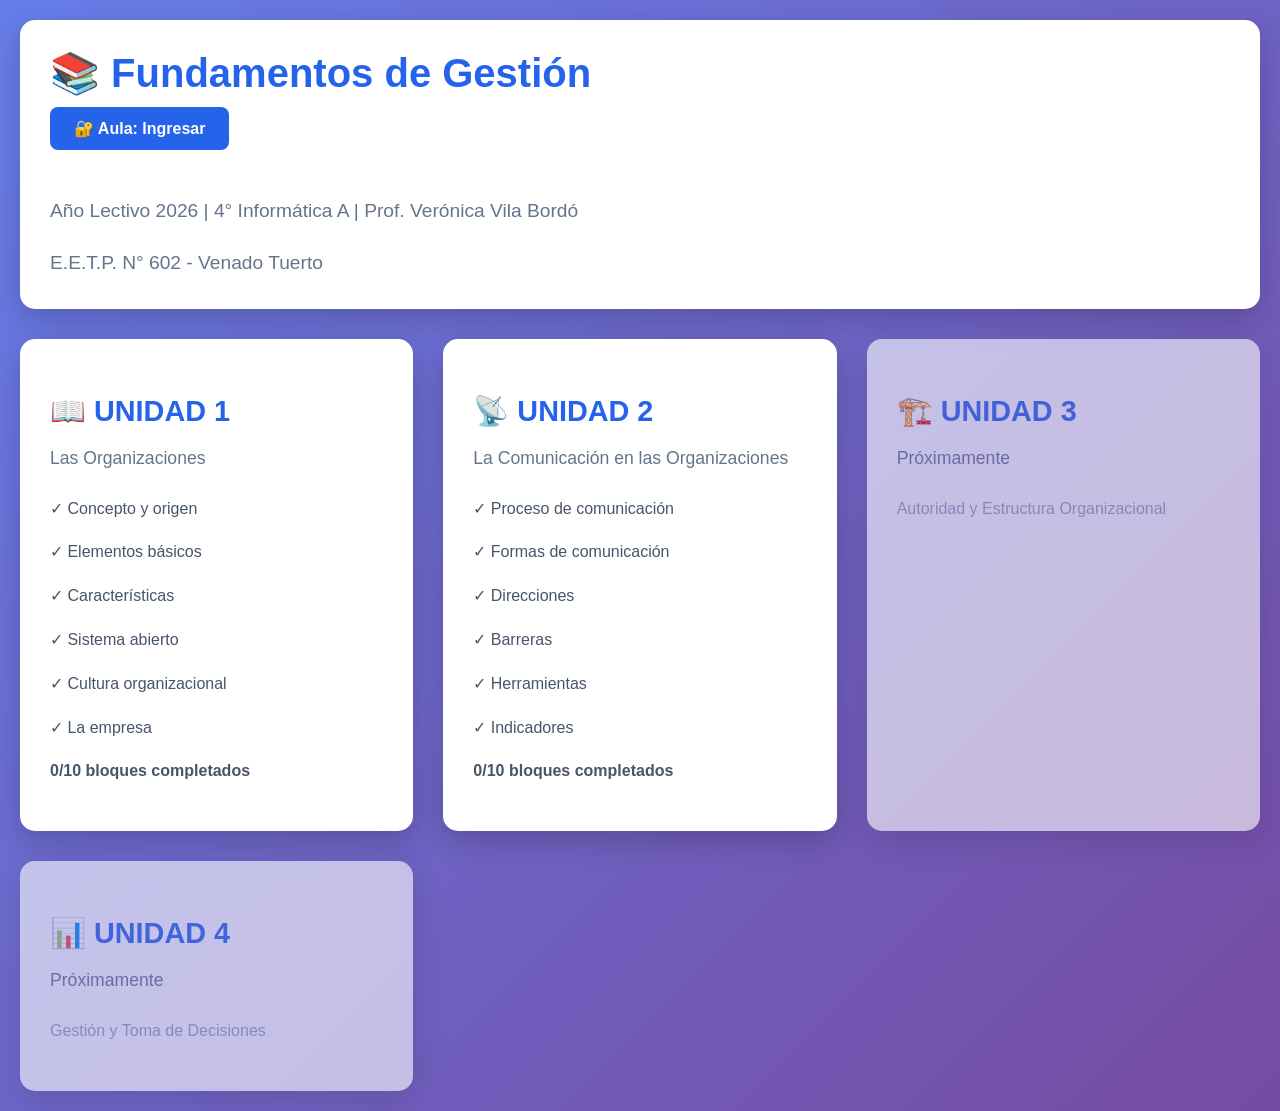
<file: index.html>
<!DOCTYPE html>
<html lang="es">
<head>
    <meta charset="UTF-8">
    <meta name="viewport" content="width=device-width, initial-scale=1.0">
    <title>Fundamentos de Gestión 2026 | EETP N°602</title>
    <link rel="stylesheet" href="styles.css">
</head>
<body>
    <div class="container">
        <div class="header">
            <h1>📚 Fundamentos de Gestión</h1>
            <a href="./aula/login.html" class="back-button">🔐 Aula: Ingresar</a>
            <h2>Año Lectivo 2026 | 4° Informática A | Prof. Verónica Vila Bordó</h2>
            <h2>E.E.T.P. N° 602 - Venado Tuerto</h2>
        </div>

        <div class="units-grid">
            <!-- UNIDAD 1 -->
            <a href="unidad1.html" class="unit-card">
                <h3>📖 UNIDAD 1</h3>
                <p class="unit-subtitle">Las Organizaciones</p>
                <p>✓ Concepto y origen</p>
                <p>✓ Elementos básicos</p>
                <p>✓ Características</p>
                <p>✓ Sistema abierto</p>
                <p>✓ Cultura organizacional</p>
                <p>✓ La empresa</p>
                <p class="progress-text" id="progress-unit1">0/10 bloques completados</p>
            </a>

            <!-- UNIDAD 2 -->
            <a href="unidad2.html" class="unit-card">
                <h3>📡 UNIDAD 2</h3>
                <p class="unit-subtitle">La Comunicación en las Organizaciones</p>
                <p>✓ Proceso de comunicación</p>
                <p>✓ Formas de comunicación</p>
                <p>✓ Direcciones</p>
                <p>✓ Barreras</p>
                <p>✓ Herramientas</p>
                <p>✓ Indicadores</p>
                <p class="progress-text" id="progress-unit2">0/10 bloques completados</p>
            </a>

            <!-- UNIDAD 3 -->
            <div class="unit-card coming-soon">
                <h3>🏗️ UNIDAD 3</h3>
                <p class="unit-subtitle">Próximamente</p>
                <p style="color: #94a3b8;">Autoridad y Estructura Organizacional</p>
            </div>

            <!-- UNIDAD 4 -->
            <div class="unit-card coming-soon">
                <h3>📊 UNIDAD 4</h3>
                <p class="unit-subtitle">Próximamente</p>
                <p style="color: #94a3b8;">Gestión y Toma de Decisiones</p>
            </div>
        </div>
    </div>

    <script>
        // Actualizar progreso desde localStorage
        window.addEventListener('DOMContentLoaded', function() {
            // Unidad 1
            const unit1Completed = JSON.parse(localStorage.getItem('completedBlocks_unit1')) || [];
            document.getElementById('progress-unit1').textContent = 
                unit1Completed.length + '/10 bloques completados';
            
            // Unidad 2
            const unit2Completed = JSON.parse(localStorage.getItem('completedBlocks_unit2')) || [];
            document.getElementById('progress-unit2').textContent = 
                unit2Completed.length + '/10 bloques completados';
        });
    </script>
</body>
</html>
</file>
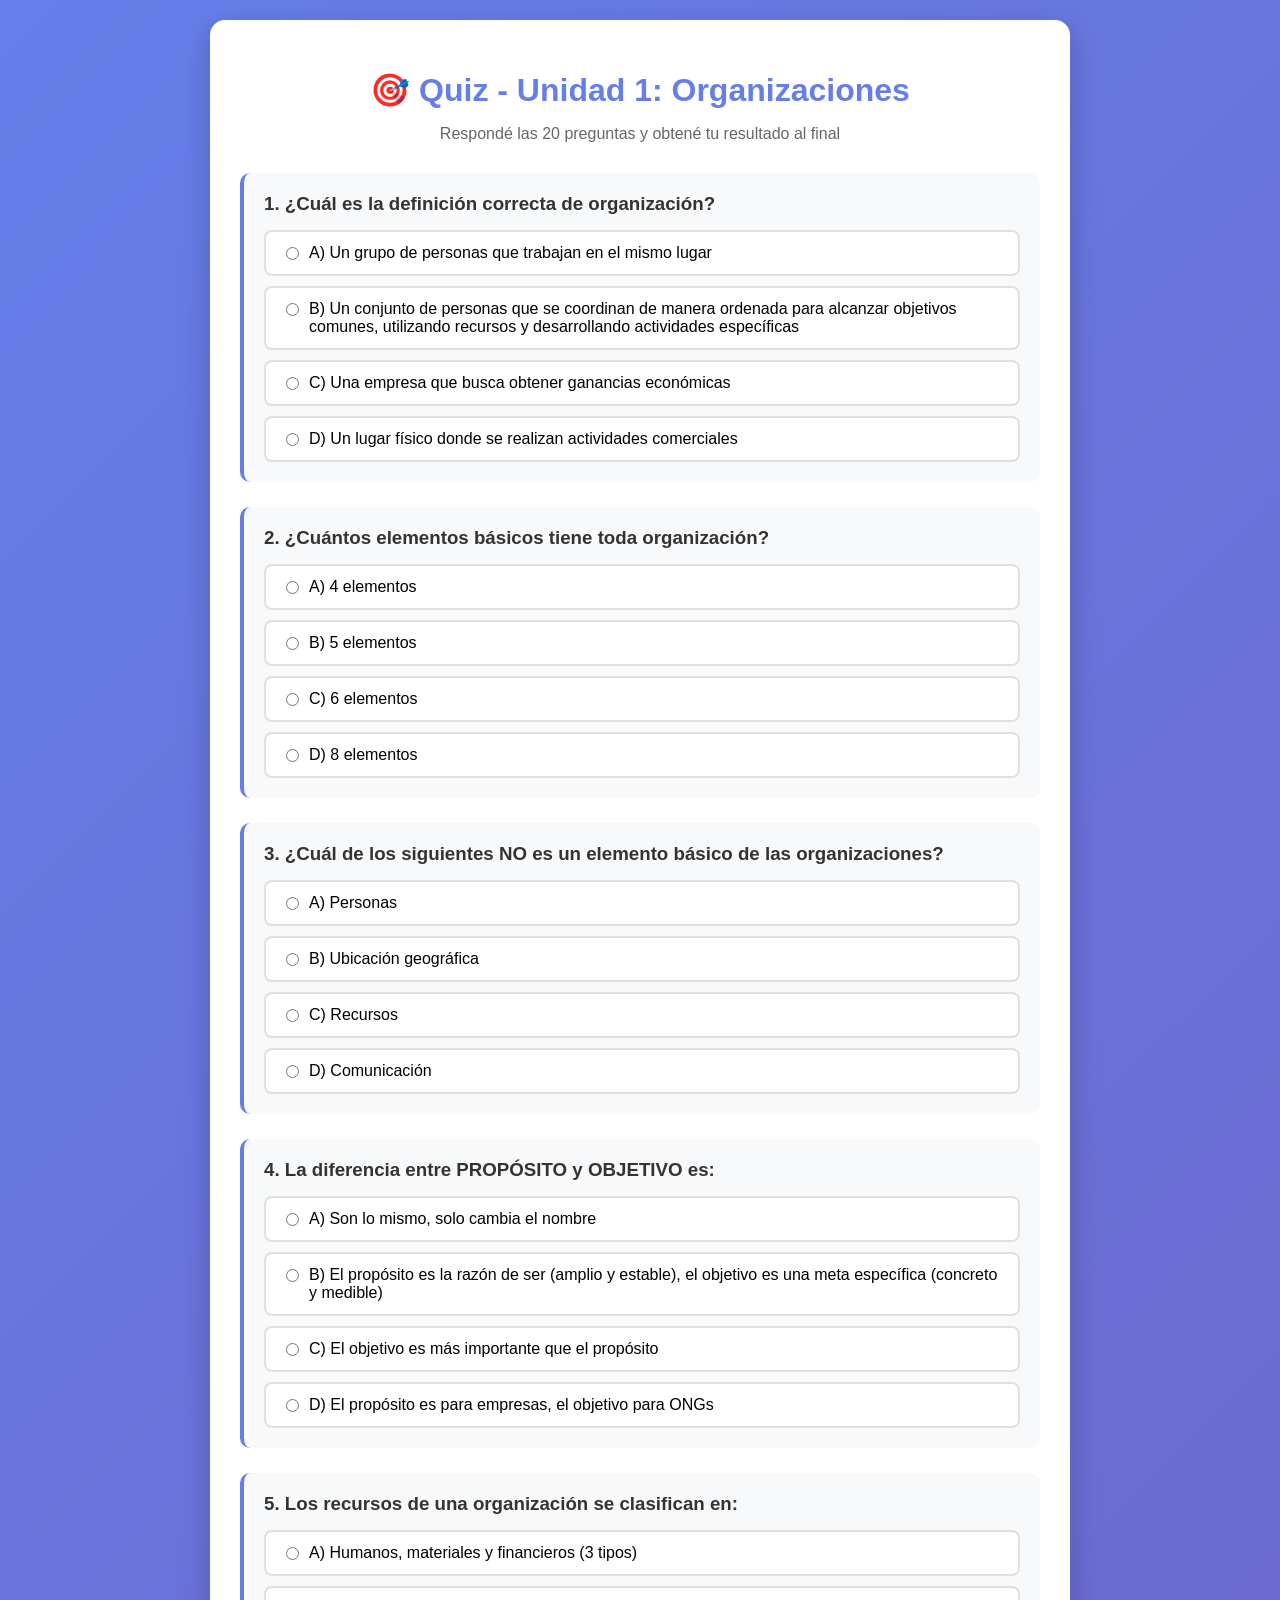
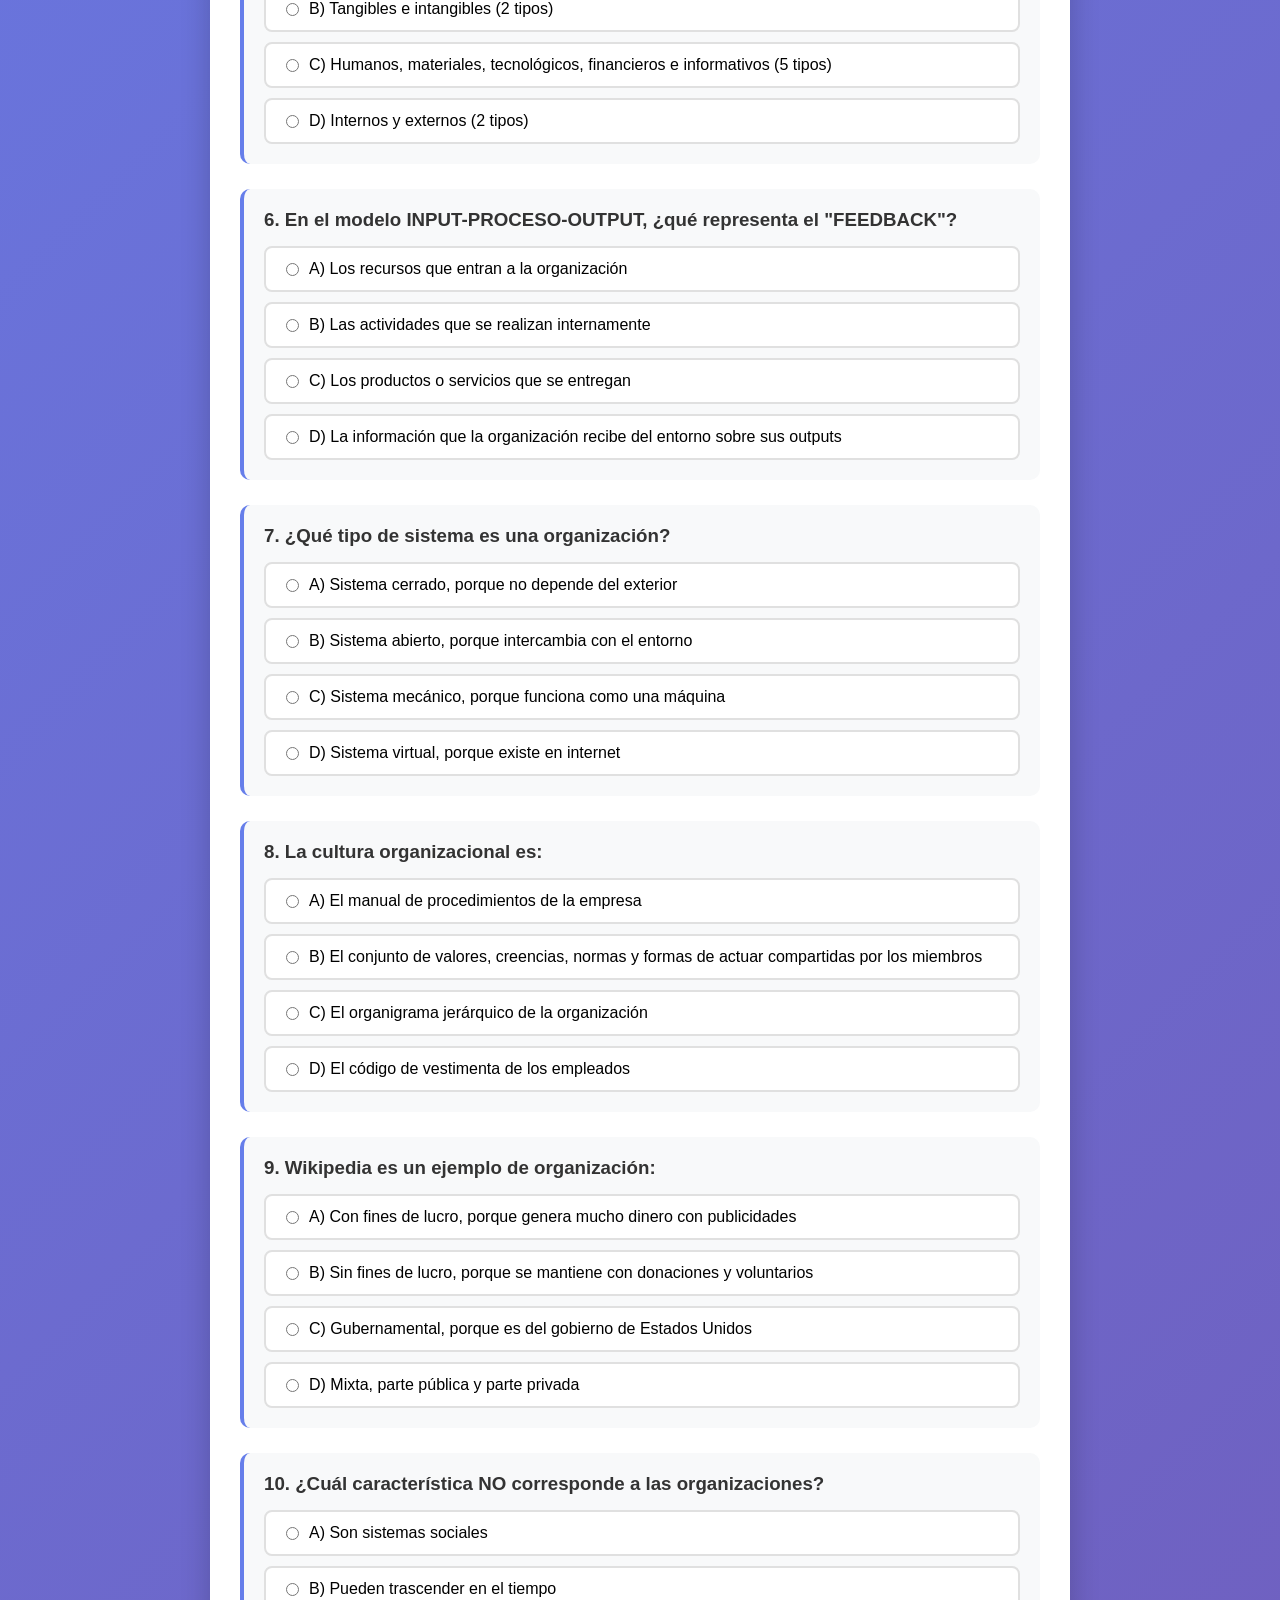
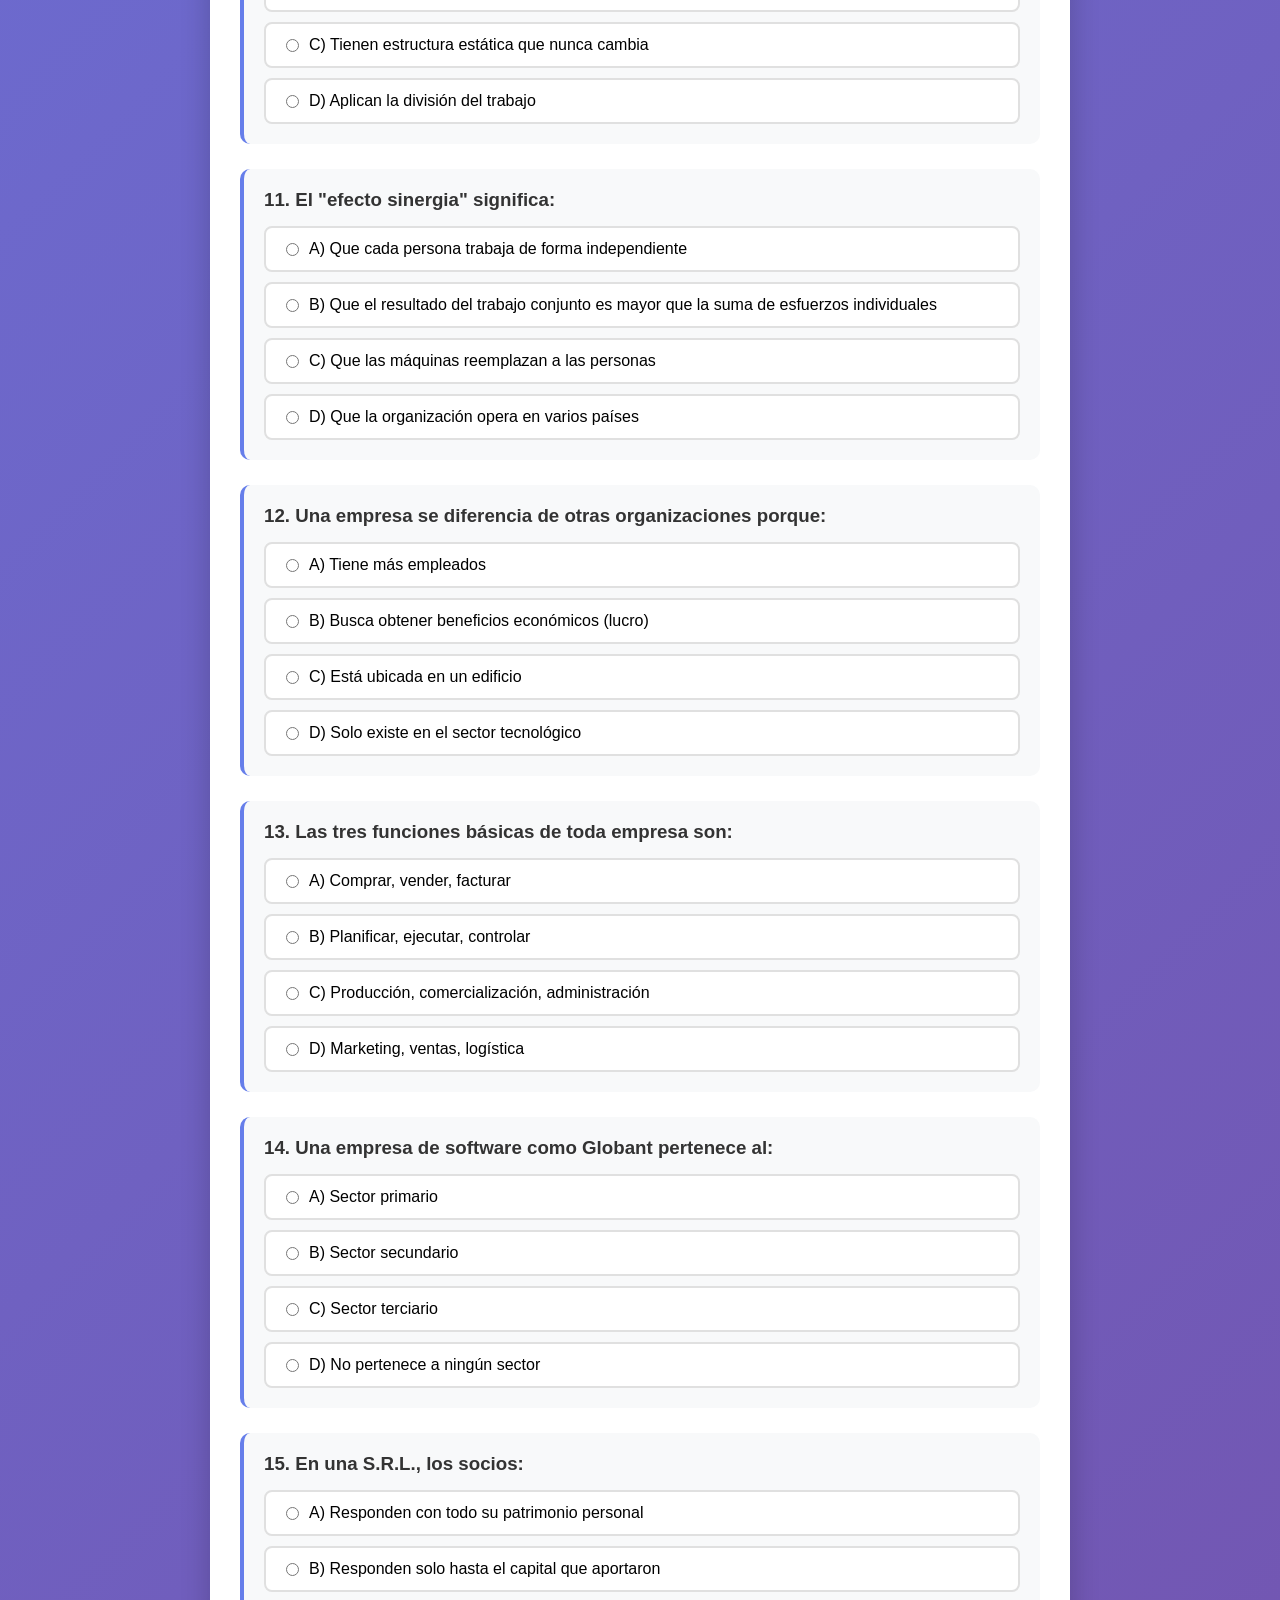
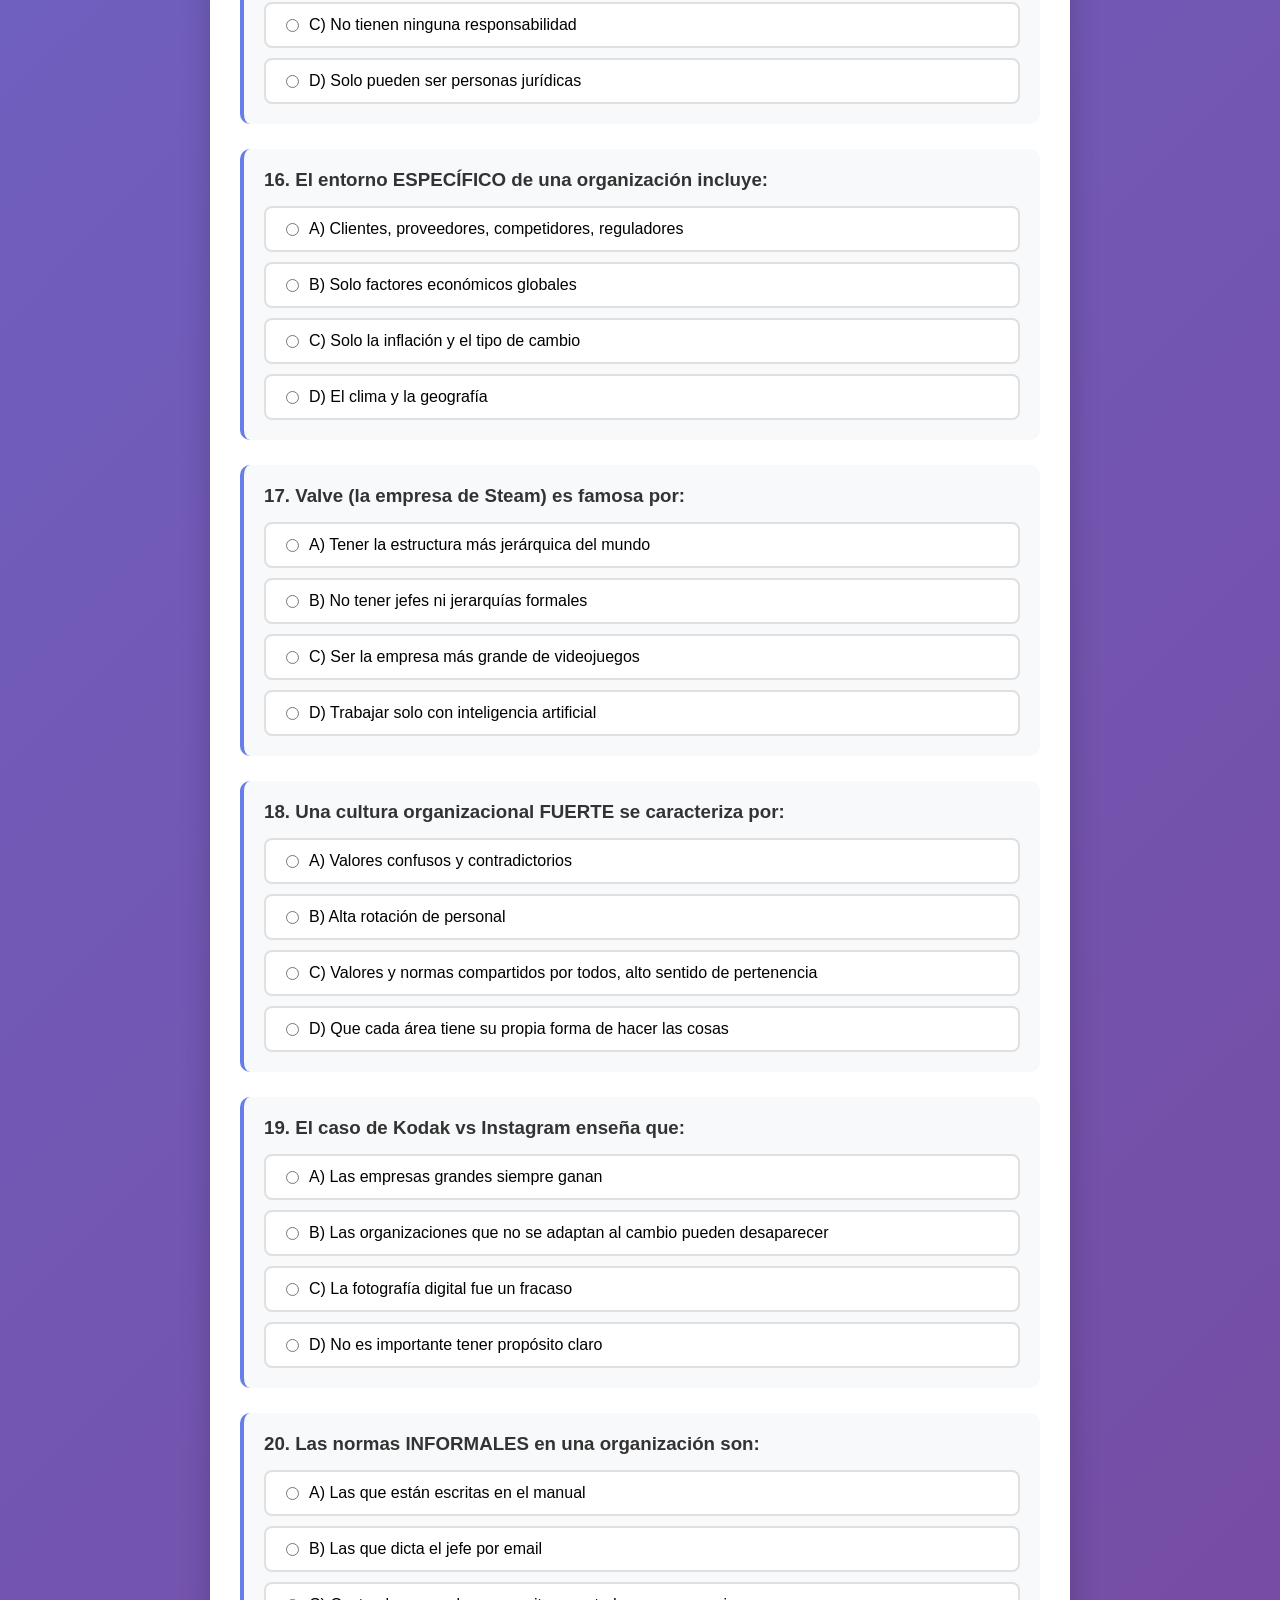
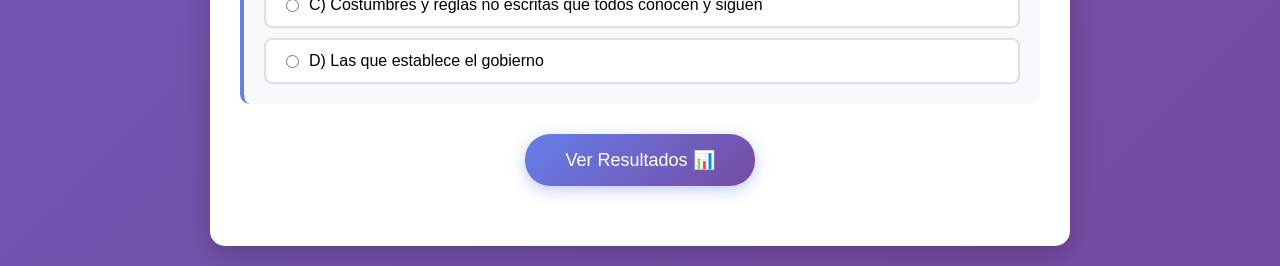
<file: testunidad1.html>
<!DOCTYPE html>
<html lang="es">
<head>
    <meta charset="UTF-8">
    <meta name="viewport" content="width=device-width, initial-scale=1.0">
    <title>Quiz - Unidad 1: Organizaciones</title>
    <style>
        * {
            box-sizing: border-box;
        }
        body {
            font-family: 'Segoe UI', Tahoma, Geneva, Verdana, sans-serif;
            max-width: 900px;
            margin: 0 auto;
            padding: 20px;
            background: linear-gradient(135deg, #667eea 0%, #764ba2 100%);
            min-height: 100vh;
        }
        .container {
            background: white;
            border-radius: 15px;
            padding: 30px;
            box-shadow: 0 10px 30px rgba(0,0,0,0.2);
        }
        h1 {
            color: #667eea;
            text-align: center;
            margin-bottom: 10px;
        }
        .subtitle {
            text-align: center;
            color: #666;
            margin-bottom: 30px;
        }
        .question {
            margin: 25px 0;
            padding: 20px;
            background: #f8f9fa;
            border-radius: 10px;
            border-left: 4px solid #667eea;
        }
        .question h3 {
            color: #333;
            margin-top: 0;
            margin-bottom: 15px;
        }
        .options {
            display: flex;
            flex-direction: column;
            gap: 10px;
        }
        .option {
            padding: 12px 15px;
            background: white;
            border: 2px solid #e0e0e0;
            border-radius: 8px;
            cursor: pointer;
            transition: all 0.3s;
            display: flex;
            align-items: flex-start;
        }
        .option:hover {
            border-color: #667eea;
            transform: translateX(5px);
            background: #f0f4ff;
        }
        .option input[type="radio"] {
            margin-right: 10px;
            margin-top: 3px;
            cursor: pointer;
            flex-shrink: 0;
        }
        .option label {
            cursor: pointer;
            flex: 1;
        }
        button {
            background: linear-gradient(135deg, #667eea 0%, #764ba2 100%);
            color: white;
            border: none;
            padding: 15px 40px;
            font-size: 18px;
            border-radius: 25px;
            cursor: pointer;
            display: block;
            margin: 30px auto;
            box-shadow: 0 4px 15px rgba(102, 126, 234, 0.4);
            transition: all 0.3s;
        }
        button:hover {
            transform: translateY(-2px);
            box-shadow: 0 6px 20px rgba(102, 126, 234, 0.6);
        }
        #result {
            margin-top: 30px;
            padding: 25px;
            border-radius: 10px;
            text-align: center;
            display: none;
        }
        #result.show {
            display: block;
        }
        .result-excellent {
            background: #28a745;
            color: white;
        }
        .result-good {
            background: #17a2b8;
            color: white;
        }
        .result-regular {
            background: #ffc107;
            color: #333;
        }
        .result-needs-work {
            background: #dc3545;
            color: white;
        }
    </style>
</head>
<body>
    <div class="container">
        <h1>🎯 Quiz - Unidad 1: Organizaciones</h1>
        <p class="subtitle">Respondé las 20 preguntas y obtené tu resultado al final</p>
        
        <form id="quizForm">
            <!-- Pregunta 1 -->
            <div class="question">
                <h3>1. ¿Cuál es la definición correcta de organización?</h3>
                <div class="options">
                    <div class="option">
                        <input type="radio" name="q1" value="a" id="q1a">
                        <label for="q1a">A) Un grupo de personas que trabajan en el mismo lugar</label>
                    </div>
                    <div class="option">
                        <input type="radio" name="q1" value="b" id="q1b">
                        <label for="q1b">B) Un conjunto de personas que se coordinan de manera ordenada para alcanzar objetivos comunes, utilizando recursos y desarrollando actividades específicas</label>
                    </div>
                    <div class="option">
                        <input type="radio" name="q1" value="c" id="q1c">
                        <label for="q1c">C) Una empresa que busca obtener ganancias económicas</label>
                    </div>
                    <div class="option">
                        <input type="radio" name="q1" value="d" id="q1d">
                        <label for="q1d">D) Un lugar físico donde se realizan actividades comerciales</label>
                    </div>
                </div>
            </div>

            <!-- Pregunta 2 -->
            <div class="question">
                <h3>2. ¿Cuántos elementos básicos tiene toda organización?</h3>
                <div class="options">
                    <div class="option">
                        <input type="radio" name="q2" value="a" id="q2a">
                        <label for="q2a">A) 4 elementos</label>
                    </div>
                    <div class="option">
                        <input type="radio" name="q2" value="b" id="q2b">
                        <label for="q2b">B) 5 elementos</label>
                    </div>
                    <div class="option">
                        <input type="radio" name="q2" value="c" id="q2c">
                        <label for="q2c">C) 6 elementos</label>
                    </div>
                    <div class="option">
                        <input type="radio" name="q2" value="d" id="q2d">
                        <label for="q2d">D) 8 elementos</label>
                    </div>
                </div>
            </div>

            <!-- Pregunta 3 -->
            <div class="question">
                <h3>3. ¿Cuál de los siguientes NO es un elemento básico de las organizaciones?</h3>
                <div class="options">
                    <div class="option">
                        <input type="radio" name="q3" value="a" id="q3a">
                        <label for="q3a">A) Personas</label>
                    </div>
                    <div class="option">
                        <input type="radio" name="q3" value="b" id="q3b">
                        <label for="q3b">B) Ubicación geográfica</label>
                    </div>
                    <div class="option">
                        <input type="radio" name="q3" value="c" id="q3c">
                        <label for="q3c">C) Recursos</label>
                    </div>
                    <div class="option">
                        <input type="radio" name="q3" value="d" id="q3d">
                        <label for="q3d">D) Comunicación</label>
                    </div>
                </div>
            </div>

            <!-- Pregunta 4 -->
            <div class="question">
                <h3>4. La diferencia entre PROPÓSITO y OBJETIVO es:</h3>
                <div class="options">
                    <div class="option">
                        <input type="radio" name="q4" value="a" id="q4a">
                        <label for="q4a">A) Son lo mismo, solo cambia el nombre</label>
                    </div>
                    <div class="option">
                        <input type="radio" name="q4" value="b" id="q4b">
                        <label for="q4b">B) El propósito es la razón de ser (amplio y estable), el objetivo es una meta específica (concreto y medible)</label>
                    </div>
                    <div class="option">
                        <input type="radio" name="q4" value="c" id="q4c">
                        <label for="q4c">C) El objetivo es más importante que el propósito</label>
                    </div>
                    <div class="option">
                        <input type="radio" name="q4" value="d" id="q4d">
                        <label for="q4d">D) El propósito es para empresas, el objetivo para ONGs</label>
                    </div>
                </div>
            </div>

            <!-- Pregunta 5 -->
            <div class="question">
                <h3>5. Los recursos de una organización se clasifican en:</h3>
                <div class="options">
                    <div class="option">
                        <input type="radio" name="q5" value="a" id="q5a">
                        <label for="q5a">A) Humanos, materiales y financieros (3 tipos)</label>
                    </div>
                    <div class="option">
                        <input type="radio" name="q5" value="b" id="q5b">
                        <label for="q5b">B) Tangibles e intangibles (2 tipos)</label>
                    </div>
                    <div class="option">
                        <input type="radio" name="q5" value="c" id="q5c">
                        <label for="q5c">C) Humanos, materiales, tecnológicos, financieros e informativos (5 tipos)</label>
                    </div>
                    <div class="option">
                        <input type="radio" name="q5" value="d" id="q5d">
                        <label for="q5d">D) Internos y externos (2 tipos)</label>
                    </div>
                </div>
            </div>

            <!-- Pregunta 6 -->
            <div class="question">
                <h3>6. En el modelo INPUT-PROCESO-OUTPUT, ¿qué representa el "FEEDBACK"?</h3>
                <div class="options">
                    <div class="option">
                        <input type="radio" name="q6" value="a" id="q6a">
                        <label for="q6a">A) Los recursos que entran a la organización</label>
                    </div>
                    <div class="option">
                        <input type="radio" name="q6" value="b" id="q6b">
                        <label for="q6b">B) Las actividades que se realizan internamente</label>
                    </div>
                    <div class="option">
                        <input type="radio" name="q6" value="c" id="q6c">
                        <label for="q6c">C) Los productos o servicios que se entregan</label>
                    </div>
                    <div class="option">
                        <input type="radio" name="q6" value="d" id="q6d">
                        <label for="q6d">D) La información que la organización recibe del entorno sobre sus outputs</label>
                    </div>
                </div>
            </div>

            <!-- Pregunta 7 -->
            <div class="question">
                <h3>7. ¿Qué tipo de sistema es una organización?</h3>
                <div class="options">
                    <div class="option">
                        <input type="radio" name="q7" value="a" id="q7a">
                        <label for="q7a">A) Sistema cerrado, porque no depende del exterior</label>
                    </div>
                    <div class="option">
                        <input type="radio" name="q7" value="b" id="q7b">
                        <label for="q7b">B) Sistema abierto, porque intercambia con el entorno</label>
                    </div>
                    <div class="option">
                        <input type="radio" name="q7" value="c" id="q7c">
                        <label for="q7c">C) Sistema mecánico, porque funciona como una máquina</label>
                    </div>
                    <div class="option">
                        <input type="radio" name="q7" value="d" id="q7d">
                        <label for="q7d">D) Sistema virtual, porque existe en internet</label>
                    </div>
                </div>
            </div>

            <!-- Pregunta 8 -->
            <div class="question">
                <h3>8. La cultura organizacional es:</h3>
                <div class="options">
                    <div class="option">
                        <input type="radio" name="q8" value="a" id="q8a">
                        <label for="q8a">A) El manual de procedimientos de la empresa</label>
                    </div>
                    <div class="option">
                        <input type="radio" name="q8" value="b" id="q8b">
                        <label for="q8b">B) El conjunto de valores, creencias, normas y formas de actuar compartidas por los miembros</label>
                    </div>
                    <div class="option">
                        <input type="radio" name="q8" value="c" id="q8c">
                        <label for="q8c">C) El organigrama jerárquico de la organización</label>
                    </div>
                    <div class="option">
                        <input type="radio" name="q8" value="d" id="q8d">
                        <label for="q8d">D) El código de vestimenta de los empleados</label>
                    </div>
                </div>
            </div>

            <!-- Pregunta 9 -->
            <div class="question">
                <h3>9. Wikipedia es un ejemplo de organización:</h3>
                <div class="options">
                    <div class="option">
                        <input type="radio" name="q9" value="a" id="q9a">
                        <label for="q9a">A) Con fines de lucro, porque genera mucho dinero con publicidades</label>
                    </div>
                    <div class="option">
                        <input type="radio" name="q9" value="b" id="q9b">
                        <label for="q9b">B) Sin fines de lucro, porque se mantiene con donaciones y voluntarios</label>
                    </div>
                    <div class="option">
                        <input type="radio" name="q9" value="c" id="q9c">
                        <label for="q9c">C) Gubernamental, porque es del gobierno de Estados Unidos</label>
                    </div>
                    <div class="option">
                        <input type="radio" name="q9" value="d" id="q9d">
                        <label for="q9d">D) Mixta, parte pública y parte privada</label>
                    </div>
                </div>
            </div>

            <!-- Pregunta 10 -->
            <div class="question">
                <h3>10. ¿Cuál característica NO corresponde a las organizaciones?</h3>
                <div class="options">
                    <div class="option">
                        <input type="radio" name="q10" value="a" id="q10a">
                        <label for="q10a">A) Son sistemas sociales</label>
                    </div>
                    <div class="option">
                        <input type="radio" name="q10" value="b" id="q10b">
                        <label for="q10b">B) Pueden trascender en el tiempo</label>
                    </div>
                    <div class="option">
                        <input type="radio" name="q10" value="c" id="q10c">
                        <label for="q10c">C) Tienen estructura estática que nunca cambia</label>
                    </div>
                    <div class="option">
                        <input type="radio" name="q10" value="d" id="q10d">
                        <label for="q10d">D) Aplican la división del trabajo</label>
                    </div>
                </div>
            </div>

            <!-- Pregunta 11 -->
            <div class="question">
                <h3>11. El "efecto sinergia" significa:</h3>
                <div class="options">
                    <div class="option">
                        <input type="radio" name="q11" value="a" id="q11a">
                        <label for="q11a">A) Que cada persona trabaja de forma independiente</label>
                    </div>
                    <div class="option">
                        <input type="radio" name="q11" value="b" id="q11b">
                        <label for="q11b">B) Que el resultado del trabajo conjunto es mayor que la suma de esfuerzos individuales</label>
                    </div>
                    <div class="option">
                        <input type="radio" name="q11" value="c" id="q11c">
                        <label for="q11c">C) Que las máquinas reemplazan a las personas</label>
                    </div>
                    <div class="option">
                        <input type="radio" name="q11" value="d" id="q11d">
                        <label for="q11d">D) Que la organización opera en varios países</label>
                    </div>
                </div>
            </div>

            <!-- Pregunta 12 -->
            <div class="question">
                <h3>12. Una empresa se diferencia de otras organizaciones porque:</h3>
                <div class="options">
                    <div class="option">
                        <input type="radio" name="q12" value="a" id="q12a">
                        <label for="q12a">A) Tiene más empleados</label>
                    </div>
                    <div class="option">
                        <input type="radio" name="q12" value="b" id="q12b">
                        <label for="q12b">B) Busca obtener beneficios económicos (lucro)</label>
                    </div>
                    <div class="option">
                        <input type="radio" name="q12" value="c" id="q12c">
                        <label for="q12c">C) Está ubicada en un edificio</label>
                    </div>
                    <div class="option">
                        <input type="radio" name="q12" value="d" id="q12d">
                        <label for="q12d">D) Solo existe en el sector tecnológico</label>
                    </div>
                </div>
            </div>

            <!-- Pregunta 13 -->
            <div class="question">
                <h3>13. Las tres funciones básicas de toda empresa son:</h3>
                <div class="options">
                    <div class="option">
                        <input type="radio" name="q13" value="a" id="q13a">
                        <label for="q13a">A) Comprar, vender, facturar</label>
                    </div>
                    <div class="option">
                        <input type="radio" name="q13" value="b" id="q13b">
                        <label for="q13b">B) Planificar, ejecutar, controlar</label>
                    </div>
                    <div class="option">
                        <input type="radio" name="q13" value="c" id="q13c">
                        <label for="q13c">C) Producción, comercialización, administración</label>
                    </div>
                    <div class="option">
                        <input type="radio" name="q13" value="d" id="q13d">
                        <label for="q13d">D) Marketing, ventas, logística</label>
                    </div>
                </div>
            </div>

            <!-- Pregunta 14 -->
            <div class="question">
                <h3>14. Una empresa de software como Globant pertenece al:</h3>
                <div class="options">
                    <div class="option">
                        <input type="radio" name="q14" value="a" id="q14a">
                        <label for="q14a">A) Sector primario</label>
                    </div>
                    <div class="option">
                        <input type="radio" name="q14" value="b" id="q14b">
                        <label for="q14b">B) Sector secundario</label>
                    </div>
                    <div class="option">
                        <input type="radio" name="q14" value="c" id="q14c">
                        <label for="q14c">C) Sector terciario</label>
                    </div>
                    <div class="option">
                        <input type="radio" name="q14" value="d" id="q14d">
                        <label for="q14d">D) No pertenece a ningún sector</label>
                    </div>
                </div>
            </div>

            <!-- Pregunta 15 -->
            <div class="question">
                <h3>15. En una S.R.L., los socios:</h3>
                <div class="options">
                    <div class="option">
                        <input type="radio" name="q15" value="a" id="q15a">
                        <label for="q15a">A) Responden con todo su patrimonio personal</label>
                    </div>
                    <div class="option">
                        <input type="radio" name="q15" value="b" id="q15b">
                        <label for="q15b">B) Responden solo hasta el capital que aportaron</label>
                    </div>
                    <div class="option">
                        <input type="radio" name="q15" value="c" id="q15c">
                        <label for="q15c">C) No tienen ninguna responsabilidad</label>
                    </div>
                    <div class="option">
                        <input type="radio" name="q15" value="d" id="q15d">
                        <label for="q15d">D) Solo pueden ser personas jurídicas</label>
                    </div>
                </div>
            </div>

            <!-- Pregunta 16 -->
            <div class="question">
                <h3>16. El entorno ESPECÍFICO de una organización incluye:</h3>
                <div class="options">
                    <div class="option">
                        <input type="radio" name="q16" value="a" id="q16a">
                        <label for="q16a">A) Clientes, proveedores, competidores, reguladores</label>
                    </div>
                    <div class="option">
                        <input type="radio" name="q16" value="b" id="q16b">
                        <label for="q16b">B) Solo factores económicos globales</label>
                    </div>
                    <div class="option">
                        <input type="radio" name="q16" value="c" id="q16c">
                        <label for="q16c">C) Solo la inflación y el tipo de cambio</label>
                    </div>
                    <div class="option">
                        <input type="radio" name="q16" value="d" id="q16d">
                        <label for="q16d">D) El clima y la geografía</label>
                    </div>
                </div>
            </div>

            <!-- Pregunta 17 -->
            <div class="question">
                <h3>17. Valve (la empresa de Steam) es famosa por:</h3>
                <div class="options">
                    <div class="option">
                        <input type="radio" name="q17" value="a" id="q17a">
                        <label for="q17a">A) Tener la estructura más jerárquica del mundo</label>
                    </div>
                    <div class="option">
                        <input type="radio" name="q17" value="b" id="q17b">
                        <label for="q17b">B) No tener jefes ni jerarquías formales</label>
                    </div>
                    <div class="option">
                        <input type="radio" name="q17" value="c" id="q17c">
                        <label for="q17c">C) Ser la empresa más grande de videojuegos</label>
                    </div>
                    <div class="option">
                        <input type="radio" name="q17" value="d" id="q17d">
                        <label for="q17d">D) Trabajar solo con inteligencia artificial</label>
                    </div>
                </div>
            </div>

            <!-- Pregunta 18 -->
            <div class="question">
                <h3>18. Una cultura organizacional FUERTE se caracteriza por:</h3>
                <div class="options">
                    <div class="option">
                        <input type="radio" name="q18" value="a" id="q18a">
                        <label for="q18a">A) Valores confusos y contradictorios</label>
                    </div>
                    <div class="option">
                        <input type="radio" name="q18" value="b" id="q18b">
                        <label for="q18b">B) Alta rotación de personal</label>
                    </div>
                    <div class="option">
                        <input type="radio" name="q18" value="c" id="q18c">
                        <label for="q18c">C) Valores y normas compartidos por todos, alto sentido de pertenencia</label>
                    </div>
                    <div class="option">
                        <input type="radio" name="q18" value="d" id="q18d">
                        <label for="q18d">D) Que cada área tiene su propia forma de hacer las cosas</label>
                    </div>
                </div>
            </div>

            <!-- Pregunta 19 -->
            <div class="question">
                <h3>19. El caso de Kodak vs Instagram enseña que:</h3>
                <div class="options">
                    <div class="option">
                        <input type="radio" name="q19" value="a" id="q19a">
                        <label for="q19a">A) Las empresas grandes siempre ganan</label>
                    </div>
                    <div class="option">
                        <input type="radio" name="q19" value="b" id="q19b">
                        <label for="q19b">B) Las organizaciones que no se adaptan al cambio pueden desaparecer</label>
                    </div>
                    <div class="option">
                        <input type="radio" name="q19" value="c" id="q19c">
                        <label for="q19c">C) La fotografía digital fue un fracaso</label>
                    </div>
                    <div class="option">
                        <input type="radio" name="q19" value="d" id="q19d">
                        <label for="q19d">D) No es importante tener propósito claro</label>
                    </div>
                </div>
            </div>

            <!-- Pregunta 20 -->
            <div class="question">
                <h3>20. Las normas INFORMALES en una organización son:</h3>
                <div class="options">
                    <div class="option">
                        <input type="radio" name="q20" value="a" id="q20a">
                        <label for="q20a">A) Las que están escritas en el manual</label>
                    </div>
                    <div class="option">
                        <input type="radio" name="q20" value="b" id="q20b">
                        <label for="q20b">B) Las que dicta el jefe por email</label>
                    </div>
                    <div class="option">
                        <input type="radio" name="q20" value="c" id="q20c">
                        <label for="q20c">C) Costumbres y reglas no escritas que todos conocen y siguen</label>
                    </div>
                    <div class="option">
                        <input type="radio" name="q20" value="d" id="q20d">
                        <label for="q20d">D) Las que establece el gobierno</label>
                    </div>
                </div>
            </div>

            <button type="button" onclick="checkAnswers()">Ver Resultados 📊</button>
        </form>

        <div id="result"></div>
    </div>

    <script>
        const correctAnswers = {
            q1: 'b',
            q2: 'c',
            q3: 'b',
            q4: 'b',
            q5: 'c',
            q6: 'd',
            q7: 'b',
            q8: 'b',
            q9: 'b',
            q10: 'c',
            q11: 'b',
            q12: 'b',
            q13: 'c',
            q14: 'c',
            q15: 'b',
            q16: 'a',
            q17: 'b',
            q18: 'c',
            q19: 'b',
            q20: 'c'
        };

        function checkAnswers() {
            let score = 0;
            const form = document.getElementById('quizForm');
            const formData = new FormData(form);
            
            // Verificar que se respondieron todas las preguntas
            const totalQuestions = Object.keys(correctAnswers).length;
            let answeredQuestions = 0;
            
            for (let question in correctAnswers) {
                if (formData.get(question)) {
                    answeredQuestions++;
                    if (formData.get(question) === correctAnswers[question]) {
                        score++;
                    }
                }
            }
            
            if (answeredQuestions < totalQuestions) {
                alert(`Por favor respondé todas las preguntas. Respondiste ${answeredQuestions} de ${totalQuestions}.`);
                return;
            }
            
            const percentage = (score / totalQuestions) * 100;
            const resultDiv = document.getElementById('result');
            
            let message = '';
            let className = '';
            let emoji = '';
            
            if (percentage >= 90) {
                message = '¡Excelente! Dominás los conceptos';
                className = 'result-excellent';
                emoji = '🌟';
            } else if (percentage >= 75) {
                message = 'Muy bien. Repasá los temas donde fallaste';
                className = 'result-good';
                emoji = '👍';
            } else if (percentage >= 60) {
                message = 'Bien. Necesitás repasar algunos conceptos clave';
                className = 'result-regular';
                emoji = '⚠️';
            } else {
                message = 'Necesitás repasar toda la unidad antes de la evaluación';
                className = 'result-needs-work';
                emoji = '📚';
            }
            
            resultDiv.className = className + ' show';
            resultDiv.innerHTML = `
                <h2>${emoji} ${message}</h2>
                <p style="font-size: 28px; margin: 15px 0;"><strong>${score}/${totalQuestions}</strong> correctas</p>
                <p style="font-size: 22px;">${percentage.toFixed(0)}%</p>
            `;
            
            // Scroll suave al resultado
            resultDiv.scrollIntoView({ behavior: 'smooth', block: 'center' });
        }
    </script>
</body>
</html>
</file>
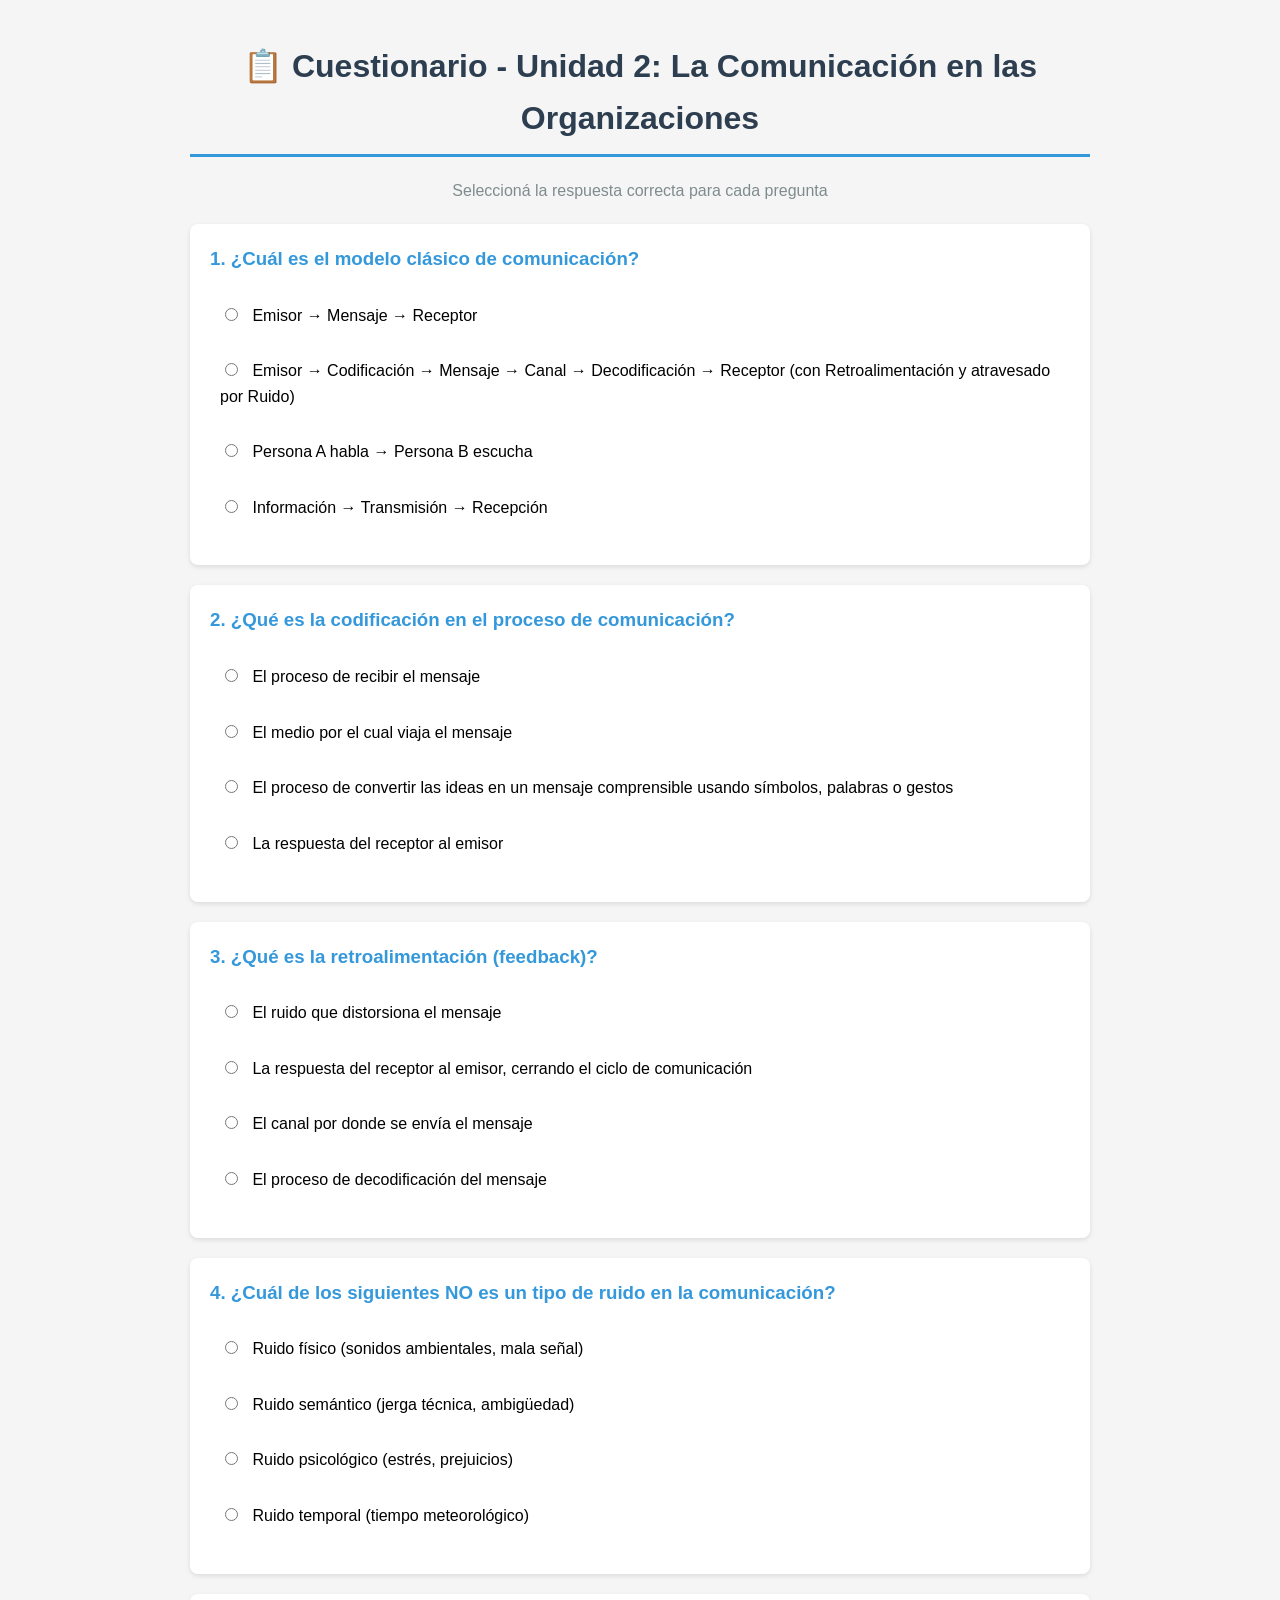
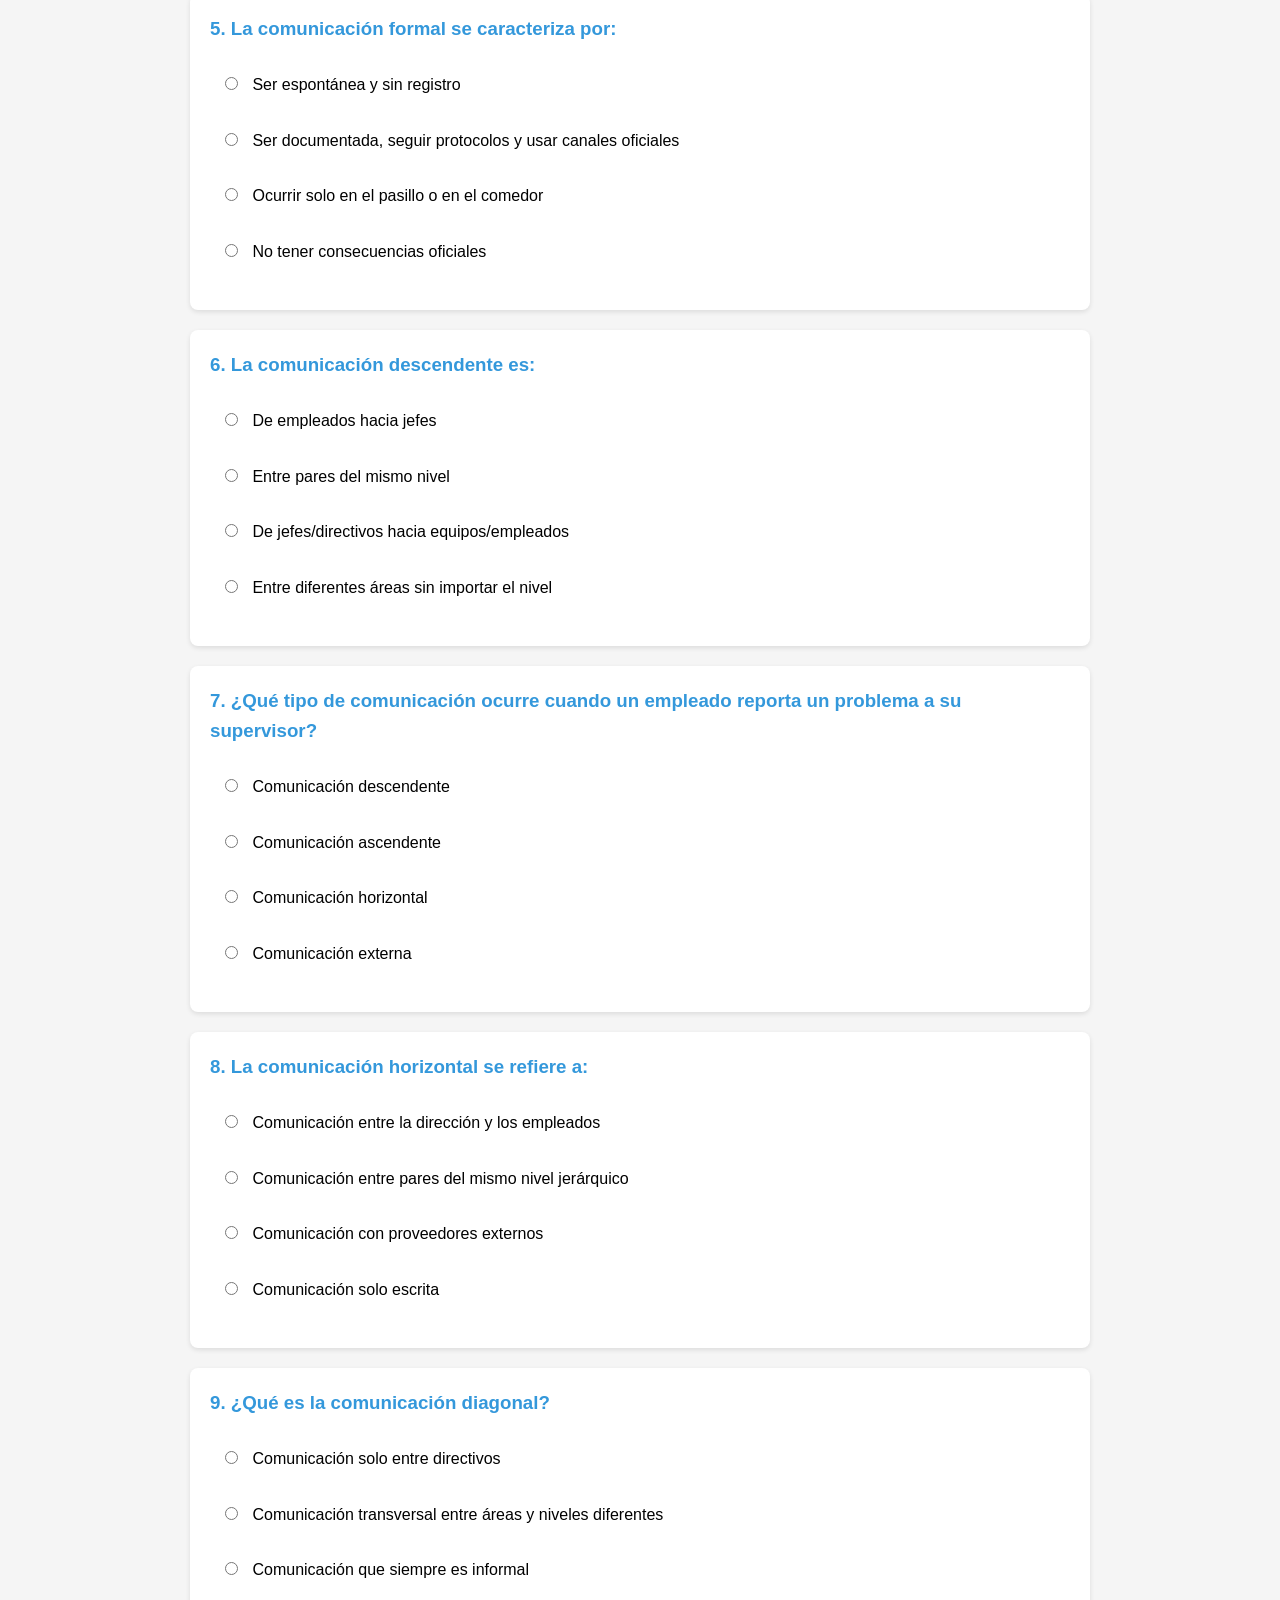
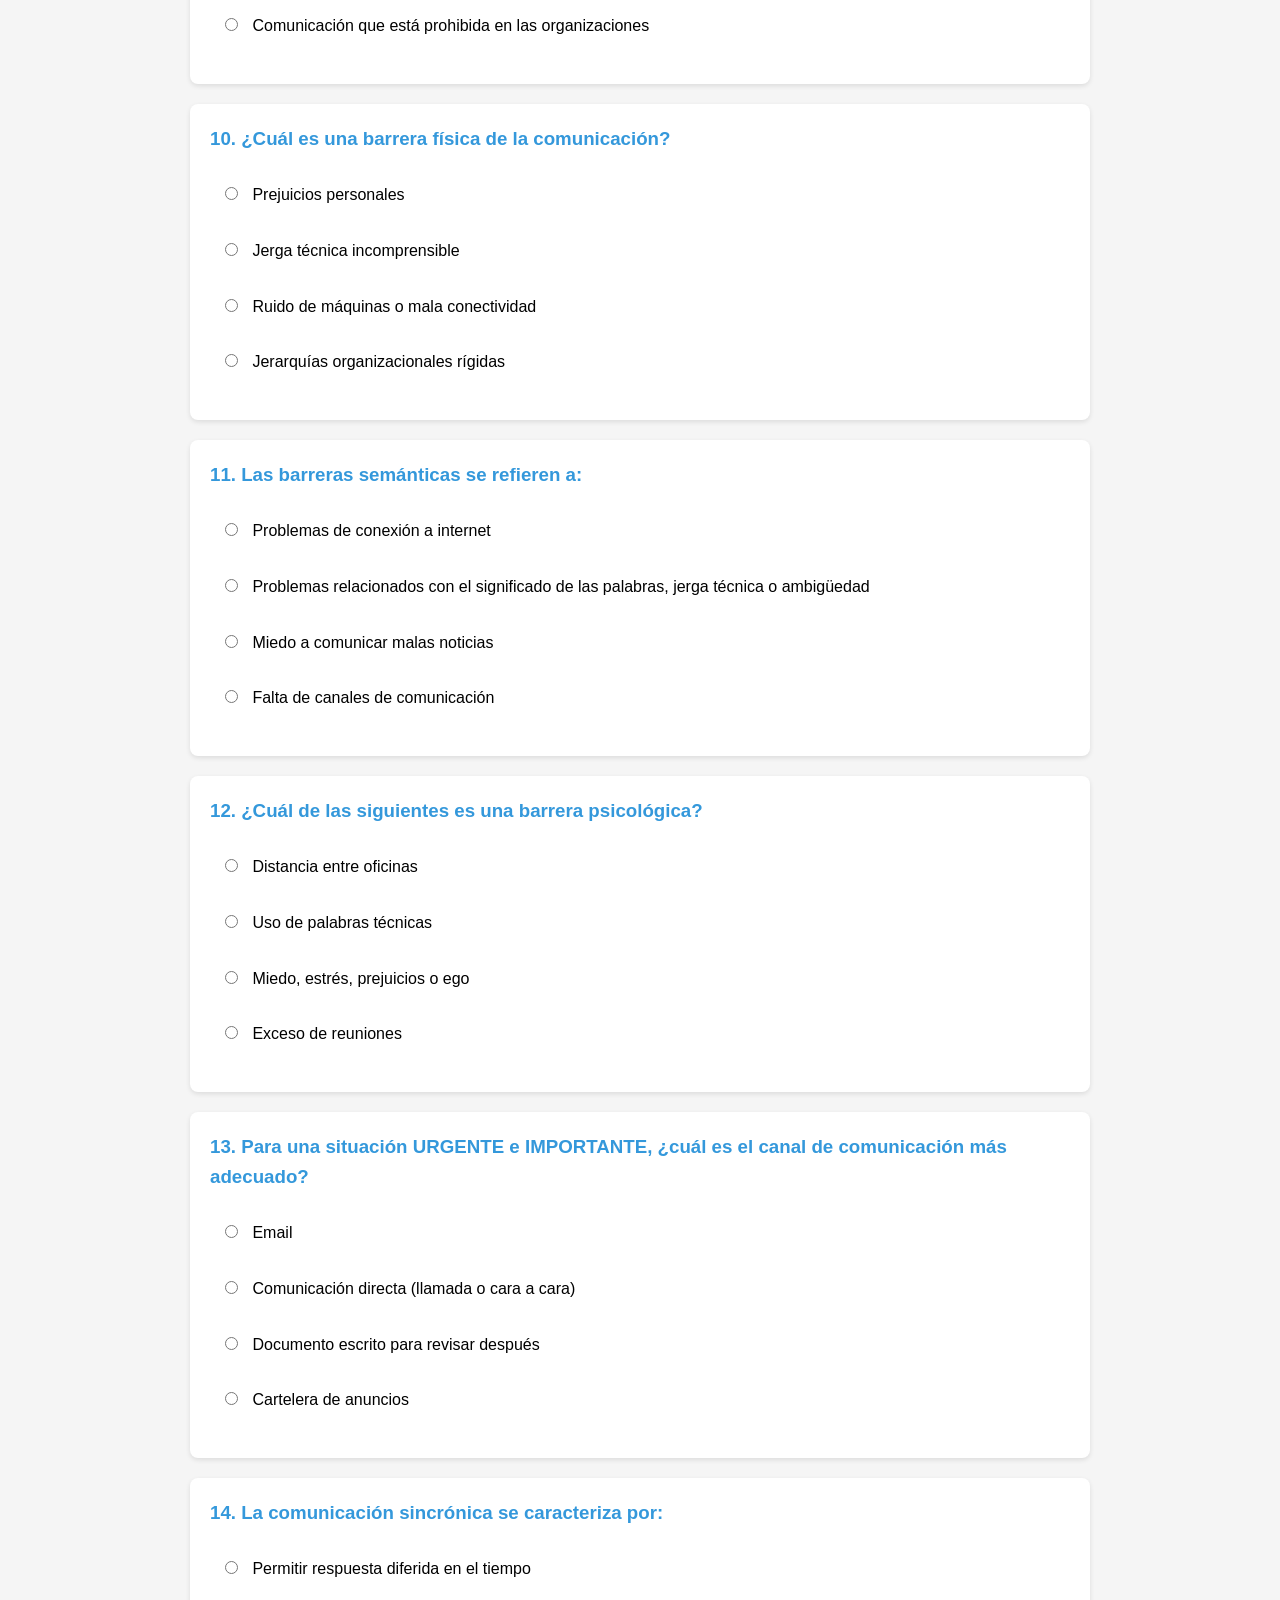
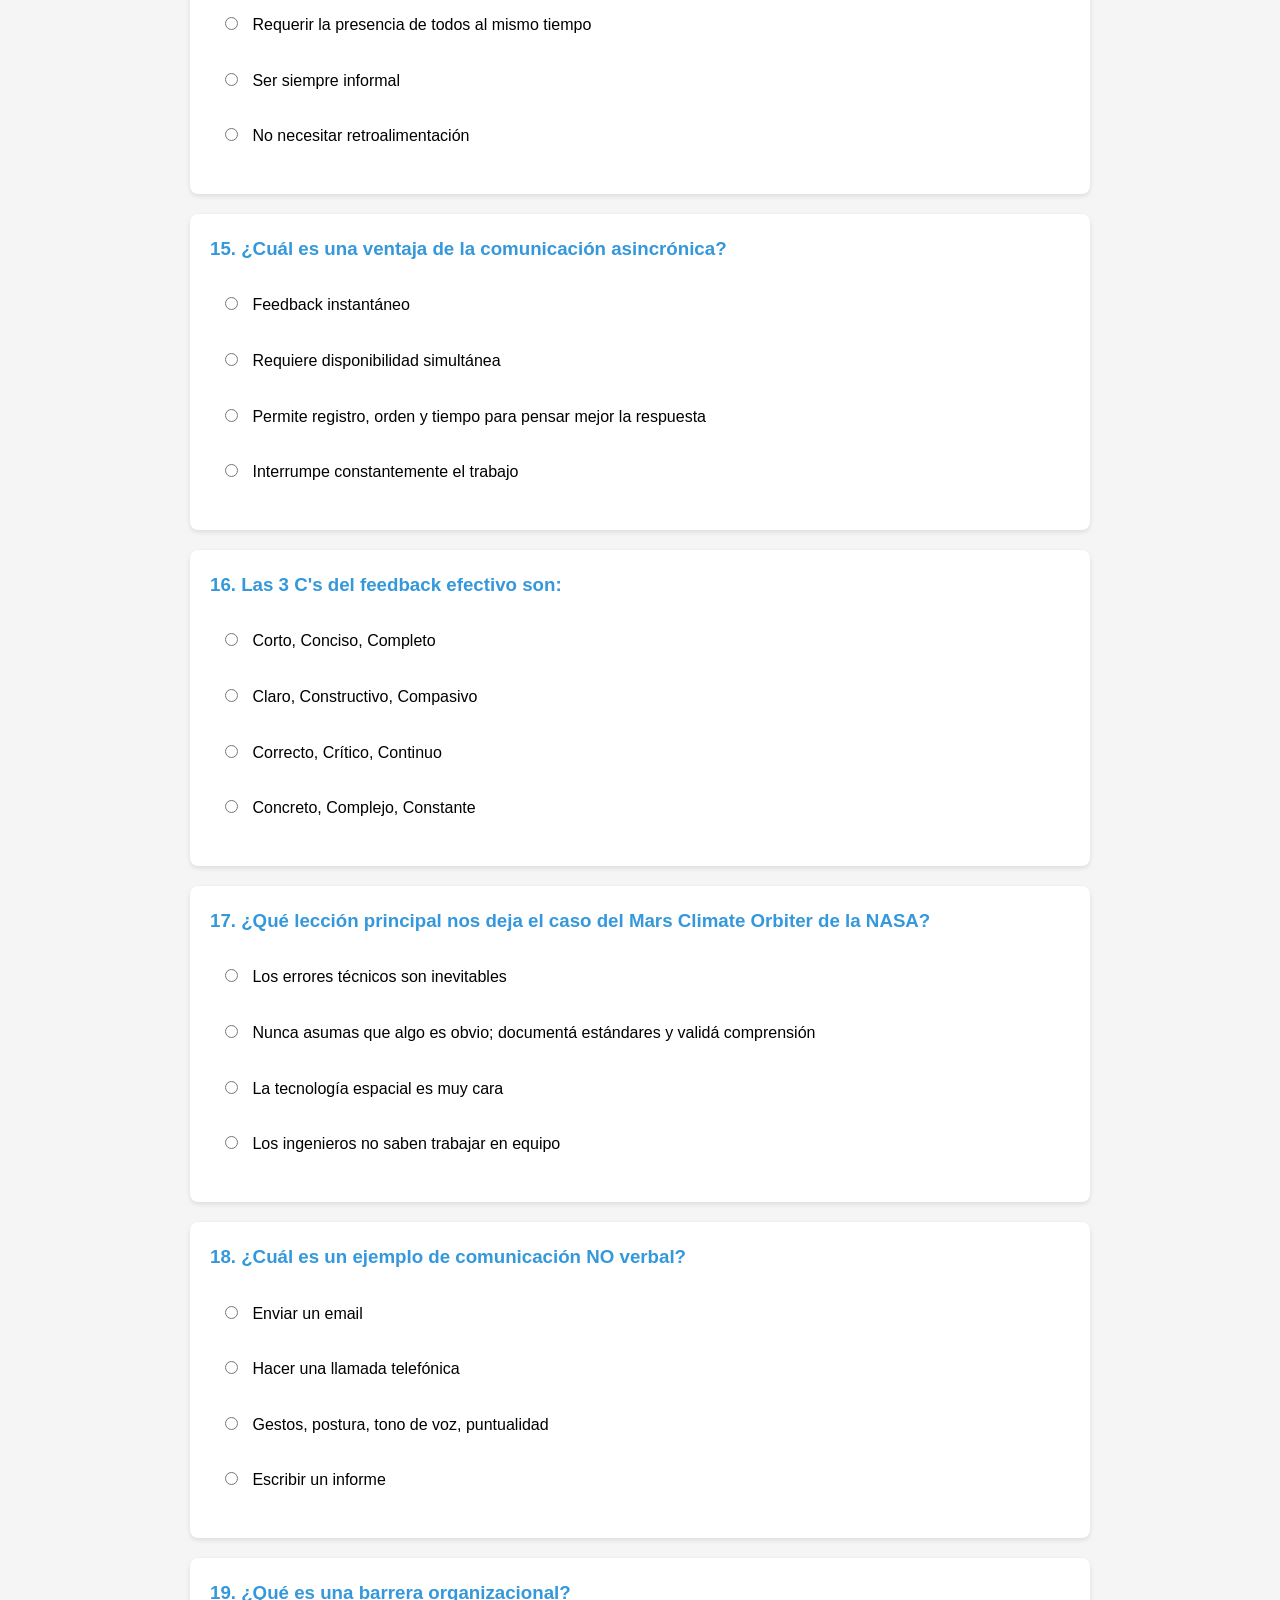
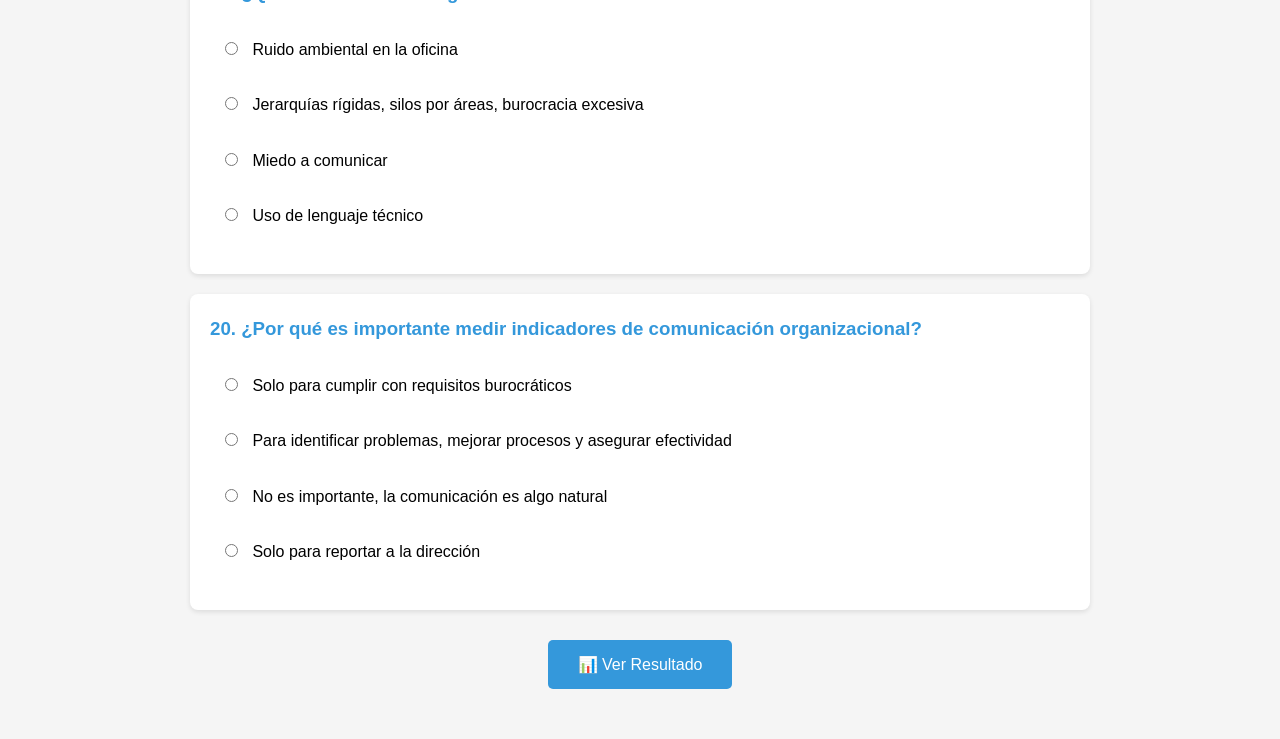
<file: testunidad2.html>
<!DOCTYPE html>
<html lang="es">
<head>
    <meta charset="UTF-8">
    <meta name="viewport" content="width=device-width, initial-scale=1.0">
    <title>Cuestionario - Unidad 2: La Comunicación en las Organizaciones</title>
    <style>
        body {
            font-family: 'Segoe UI', Tahoma, Geneva, Verdana, sans-serif;
            max-width: 900px;
            margin: 0 auto;
            padding: 20px;
            background-color: #f5f5f5;
            line-height: 1.6;
        }
        h1 {
            color: #2c3e50;
            text-align: center;
            border-bottom: 3px solid #3498db;
            padding-bottom: 10px;
        }
        .pregunta {
            background-color: white;
            padding: 20px;
            margin: 20px 0;
            border-radius: 8px;
            box-shadow: 0 2px 5px rgba(0,0,0,0.1);
        }
        .pregunta h3 {
            color: #3498db;
            margin-top: 0;
        }
        .opciones {
            margin: 15px 0;
        }
        .opcion {
            margin: 10px 0;
            padding: 10px;
            border-radius: 5px;
            transition: background-color 0.2s;
        }
        .opcion:hover {
            background-color: #ecf0f1;
        }
        input[type="radio"] {
            margin-right: 10px;
        }
        label {
            cursor: pointer;
            display: block;
        }
        .boton-container {
            text-align: center;
            margin: 30px 0;
        }
        button {
            background-color: #3498db;
            color: white;
            padding: 15px 30px;
            border: none;
            border-radius: 5px;
            font-size: 16px;
            cursor: pointer;
            transition: background-color 0.3s;
        }
        button:hover {
            background-color: #2980b9;
        }
        #resultado {
            background-color: #ecf0f1;
            padding: 20px;
            border-radius: 8px;
            margin: 20px 0;
            display: none;
            text-align: center;
            font-size: 18px;
        }
        .correcto {
            color: #27ae60;
            font-weight: bold;
        }
        .incorrecto {
            color: #e74c3c;
            font-weight: bold;
        }
    </style>
</head>
<body>
    <h1>📋 Cuestionario - Unidad 2: La Comunicación en las Organizaciones</h1>
    <p style="text-align: center; color: #7f8c8d;">Seleccioná la respuesta correcta para cada pregunta</p>

    <form id="quizForm">
        <!-- Pregunta 1 -->
        <div class="pregunta">
            <h3>1. ¿Cuál es el modelo clásico de comunicación?</h3>
            <div class="opciones">
                <div class="opcion">
                    <label><input type="radio" name="q1" value="a"> Emisor → Mensaje → Receptor</label>
                </div>
                <div class="opcion">
                    <label><input type="radio" name="q1" value="b"> Emisor → Codificación → Mensaje → Canal → Decodificación → Receptor (con Retroalimentación y atravesado por Ruido)</label>
                </div>
                <div class="opcion">
                    <label><input type="radio" name="q1" value="c"> Persona A habla → Persona B escucha</label>
                </div>
                <div class="opcion">
                    <label><input type="radio" name="q1" value="d"> Información → Transmisión → Recepción</label>
                </div>
            </div>
        </div>

        <!-- Pregunta 2 -->
        <div class="pregunta">
            <h3>2. ¿Qué es la codificación en el proceso de comunicación?</h3>
            <div class="opciones">
                <div class="opcion">
                    <label><input type="radio" name="q2" value="a"> El proceso de recibir el mensaje</label>
                </div>
                <div class="opcion">
                    <label><input type="radio" name="q2" value="b"> El medio por el cual viaja el mensaje</label>
                </div>
                <div class="opcion">
                    <label><input type="radio" name="q2" value="c"> El proceso de convertir las ideas en un mensaje comprensible usando símbolos, palabras o gestos</label>
                </div>
                <div class="opcion">
                    <label><input type="radio" name="q2" value="d"> La respuesta del receptor al emisor</label>
                </div>
            </div>
        </div>

        <!-- Pregunta 3 -->
        <div class="pregunta">
            <h3>3. ¿Qué es la retroalimentación (feedback)?</h3>
            <div class="opciones">
                <div class="opcion">
                    <label><input type="radio" name="q3" value="a"> El ruido que distorsiona el mensaje</label>
                </div>
                <div class="opcion">
                    <label><input type="radio" name="q3" value="b"> La respuesta del receptor al emisor, cerrando el ciclo de comunicación</label>
                </div>
                <div class="opcion">
                    <label><input type="radio" name="q3" value="c"> El canal por donde se envía el mensaje</label>
                </div>
                <div class="opcion">
                    <label><input type="radio" name="q3" value="d"> El proceso de decodificación del mensaje</label>
                </div>
            </div>
        </div>

        <!-- Pregunta 4 -->
        <div class="pregunta">
            <h3>4. ¿Cuál de los siguientes NO es un tipo de ruido en la comunicación?</h3>
            <div class="opciones">
                <div class="opcion">
                    <label><input type="radio" name="q4" value="a"> Ruido físico (sonidos ambientales, mala señal)</label>
                </div>
                <div class="opcion">
                    <label><input type="radio" name="q4" value="b"> Ruido semántico (jerga técnica, ambigüedad)</label>
                </div>
                <div class="opcion">
                    <label><input type="radio" name="q4" value="c"> Ruido psicológico (estrés, prejuicios)</label>
                </div>
                <div class="opcion">
                    <label><input type="radio" name="q4" value="d"> Ruido temporal (tiempo meteorológico)</label>
                </div>
            </div>
        </div>

        <!-- Pregunta 5 -->
        <div class="pregunta">
            <h3>5. La comunicación formal se caracteriza por:</h3>
            <div class="opciones">
                <div class="opcion">
                    <label><input type="radio" name="q5" value="a"> Ser espontánea y sin registro</label>
                </div>
                <div class="opcion">
                    <label><input type="radio" name="q5" value="b"> Ser documentada, seguir protocolos y usar canales oficiales</label>
                </div>
                <div class="opcion">
                    <label><input type="radio" name="q5" value="c"> Ocurrir solo en el pasillo o en el comedor</label>
                </div>
                <div class="opcion">
                    <label><input type="radio" name="q5" value="d"> No tener consecuencias oficiales</label>
                </div>
            </div>
        </div>

        <!-- Pregunta 6 -->
        <div class="pregunta">
            <h3>6. La comunicación descendente es:</h3>
            <div class="opciones">
                <div class="opcion">
                    <label><input type="radio" name="q6" value="a"> De empleados hacia jefes</label>
                </div>
                <div class="opcion">
                    <label><input type="radio" name="q6" value="b"> Entre pares del mismo nivel</label>
                </div>
                <div class="opcion">
                    <label><input type="radio" name="q6" value="c"> De jefes/directivos hacia equipos/empleados</label>
                </div>
                <div class="opcion">
                    <label><input type="radio" name="q6" value="d"> Entre diferentes áreas sin importar el nivel</label>
                </div>
            </div>
        </div>

        <!-- Pregunta 7 -->
        <div class="pregunta">
            <h3>7. ¿Qué tipo de comunicación ocurre cuando un empleado reporta un problema a su supervisor?</h3>
            <div class="opciones">
                <div class="opcion">
                    <label><input type="radio" name="q7" value="a"> Comunicación descendente</label>
                </div>
                <div class="opcion">
                    <label><input type="radio" name="q7" value="b"> Comunicación ascendente</label>
                </div>
                <div class="opcion">
                    <label><input type="radio" name="q7" value="c"> Comunicación horizontal</label>
                </div>
                <div class="opcion">
                    <label><input type="radio" name="q7" value="d"> Comunicación externa</label>
                </div>
            </div>
        </div>

        <!-- Pregunta 8 -->
        <div class="pregunta">
            <h3>8. La comunicación horizontal se refiere a:</h3>
            <div class="opciones">
                <div class="opcion">
                    <label><input type="radio" name="q8" value="a"> Comunicación entre la dirección y los empleados</label>
                </div>
                <div class="opcion">
                    <label><input type="radio" name="q8" value="b"> Comunicación entre pares del mismo nivel jerárquico</label>
                </div>
                <div class="opcion">
                    <label><input type="radio" name="q8" value="c"> Comunicación con proveedores externos</label>
                </div>
                <div class="opcion">
                    <label><input type="radio" name="q8" value="d"> Comunicación solo escrita</label>
                </div>
            </div>
        </div>

        <!-- Pregunta 9 -->
        <div class="pregunta">
            <h3>9. ¿Qué es la comunicación diagonal?</h3>
            <div class="opciones">
                <div class="opcion">
                    <label><input type="radio" name="q9" value="a"> Comunicación solo entre directivos</label>
                </div>
                <div class="opcion">
                    <label><input type="radio" name="q9" value="b"> Comunicación transversal entre áreas y niveles diferentes</label>
                </div>
                <div class="opcion">
                    <label><input type="radio" name="q9" value="c"> Comunicación que siempre es informal</label>
                </div>
                <div class="opcion">
                    <label><input type="radio" name="q9" value="d"> Comunicación que está prohibida en las organizaciones</label>
                </div>
            </div>
        </div>

        <!-- Pregunta 10 -->
        <div class="pregunta">
            <h3>10. ¿Cuál es una barrera física de la comunicación?</h3>
            <div class="opciones">
                <div class="opcion">
                    <label><input type="radio" name="q10" value="a"> Prejuicios personales</label>
                </div>
                <div class="opcion">
                    <label><input type="radio" name="q10" value="b"> Jerga técnica incomprensible</label>
                </div>
                <div class="opcion">
                    <label><input type="radio" name="q10" value="c"> Ruido de máquinas o mala conectividad</label>
                </div>
                <div class="opcion">
                    <label><input type="radio" name="q10" value="d"> Jerarquías organizacionales rígidas</label>
                </div>
            </div>
        </div>

        <!-- Pregunta 11 -->
        <div class="pregunta">
            <h3>11. Las barreras semánticas se refieren a:</h3>
            <div class="opciones">
                <div class="opcion">
                    <label><input type="radio" name="q11" value="a"> Problemas de conexión a internet</label>
                </div>
                <div class="opcion">
                    <label><input type="radio" name="q11" value="b"> Problemas relacionados con el significado de las palabras, jerga técnica o ambigüedad</label>
                </div>
                <div class="opcion">
                    <label><input type="radio" name="q11" value="c"> Miedo a comunicar malas noticias</label>
                </div>
                <div class="opcion">
                    <label><input type="radio" name="q11" value="d"> Falta de canales de comunicación</label>
                </div>
            </div>
        </div>

        <!-- Pregunta 12 -->
        <div class="pregunta">
            <h3>12. ¿Cuál de las siguientes es una barrera psicológica?</h3>
            <div class="opciones">
                <div class="opcion">
                    <label><input type="radio" name="q12" value="a"> Distancia entre oficinas</label>
                </div>
                <div class="opcion">
                    <label><input type="radio" name="q12" value="b"> Uso de palabras técnicas</label>
                </div>
                <div class="opcion">
                    <label><input type="radio" name="q12" value="c"> Miedo, estrés, prejuicios o ego</label>
                </div>
                <div class="opcion">
                    <label><input type="radio" name="q12" value="d"> Exceso de reuniones</label>
                </div>
            </div>
        </div>

        <!-- Pregunta 13 -->
        <div class="pregunta">
            <h3>13. Para una situación URGENTE e IMPORTANTE, ¿cuál es el canal de comunicación más adecuado?</h3>
            <div class="opciones">
                <div class="opcion">
                    <label><input type="radio" name="q13" value="a"> Email</label>
                </div>
                <div class="opcion">
                    <label><input type="radio" name="q13" value="b"> Comunicación directa (llamada o cara a cara)</label>
                </div>
                <div class="opcion">
                    <label><input type="radio" name="q13" value="c"> Documento escrito para revisar después</label>
                </div>
                <div class="opcion">
                    <label><input type="radio" name="q13" value="d"> Cartelera de anuncios</label>
                </div>
            </div>
        </div>

        <!-- Pregunta 14 -->
        <div class="pregunta">
            <h3>14. La comunicación sincrónica se caracteriza por:</h3>
            <div class="opciones">
                <div class="opcion">
                    <label><input type="radio" name="q14" value="a"> Permitir respuesta diferida en el tiempo</label>
                </div>
                <div class="opcion">
                    <label><input type="radio" name="q14" value="b"> Requerir la presencia de todos al mismo tiempo</label>
                </div>
                <div class="opcion">
                    <label><input type="radio" name="q14" value="c"> Ser siempre informal</label>
                </div>
                <div class="opcion">
                    <label><input type="radio" name="q14" value="d"> No necesitar retroalimentación</label>
                </div>
            </div>
        </div>

        <!-- Pregunta 15 -->
        <div class="pregunta">
            <h3>15. ¿Cuál es una ventaja de la comunicación asincrónica?</h3>
            <div class="opciones">
                <div class="opcion">
                    <label><input type="radio" name="q15" value="a"> Feedback instantáneo</label>
                </div>
                <div class="opcion">
                    <label><input type="radio" name="q15" value="b"> Requiere disponibilidad simultánea</label>
                </div>
                <div class="opcion">
                    <label><input type="radio" name="q15" value="c"> Permite registro, orden y tiempo para pensar mejor la respuesta</label>
                </div>
                <div class="opcion">
                    <label><input type="radio" name="q15" value="d"> Interrumpe constantemente el trabajo</label>
                </div>
            </div>
        </div>

        <!-- Pregunta 16 -->
        <div class="pregunta">
            <h3>16. Las 3 C's del feedback efectivo son:</h3>
            <div class="opciones">
                <div class="opcion">
                    <label><input type="radio" name="q16" value="a"> Corto, Conciso, Completo</label>
                </div>
                <div class="opcion">
                    <label><input type="radio" name="q16" value="b"> Claro, Constructivo, Compasivo</label>
                </div>
                <div class="opcion">
                    <label><input type="radio" name="q16" value="c"> Correcto, Crítico, Continuo</label>
                </div>
                <div class="opcion">
                    <label><input type="radio" name="q16" value="d"> Concreto, Complejo, Constante</label>
                </div>
            </div>
        </div>

        <!-- Pregunta 17 -->
        <div class="pregunta">
            <h3>17. ¿Qué lección principal nos deja el caso del Mars Climate Orbiter de la NASA?</h3>
            <div class="opciones">
                <div class="opcion">
                    <label><input type="radio" name="q17" value="a"> Los errores técnicos son inevitables</label>
                </div>
                <div class="opcion">
                    <label><input type="radio" name="q17" value="b"> Nunca asumas que algo es obvio; documentá estándares y validá comprensión</label>
                </div>
                <div class="opcion">
                    <label><input type="radio" name="q17" value="c"> La tecnología espacial es muy cara</label>
                </div>
                <div class="opcion">
                    <label><input type="radio" name="q17" value="d"> Los ingenieros no saben trabajar en equipo</label>
                </div>
            </div>
        </div>

        <!-- Pregunta 18 -->
        <div class="pregunta">
            <h3>18. ¿Cuál es un ejemplo de comunicación NO verbal?</h3>
            <div class="opciones">
                <div class="opcion">
                    <label><input type="radio" name="q18" value="a"> Enviar un email</label>
                </div>
                <div class="opcion">
                    <label><input type="radio" name="q18" value="b"> Hacer una llamada telefónica</label>
                </div>
                <div class="opcion">
                    <label><input type="radio" name="q18" value="c"> Gestos, postura, tono de voz, puntualidad</label>
                </div>
                <div class="opcion">
                    <label><input type="radio" name="q18" value="d"> Escribir un informe</label>
                </div>
            </div>
        </div>

        <!-- Pregunta 19 -->
        <div class="pregunta">
            <h3>19. ¿Qué es una barrera organizacional?</h3>
            <div class="opciones">
                <div class="opcion">
                    <label><input type="radio" name="q19" value="a"> Ruido ambiental en la oficina</label>
                </div>
                <div class="opcion">
                    <label><input type="radio" name="q19" value="b"> Jerarquías rígidas, silos por áreas, burocracia excesiva</label>
                </div>
                <div class="opcion">
                    <label><input type="radio" name="q19" value="c"> Miedo a comunicar</label>
                </div>
                <div class="opcion">
                    <label><input type="radio" name="q19" value="d"> Uso de lenguaje técnico</label>
                </div>
            </div>
        </div>

        <!-- Pregunta 20 -->
        <div class="pregunta">
            <h3>20. ¿Por qué es importante medir indicadores de comunicación organizacional?</h3>
            <div class="opciones">
                <div class="opcion">
                    <label><input type="radio" name="q20" value="a"> Solo para cumplir con requisitos burocráticos</label>
                </div>
                <div class="opcion">
                    <label><input type="radio" name="q20" value="b"> Para identificar problemas, mejorar procesos y asegurar efectividad</label>
                </div>
                <div class="opcion">
                    <label><input type="radio" name="q20" value="c"> No es importante, la comunicación es algo natural</label>
                </div>
                <div class="opcion">
                    <label><input type="radio" name="q20" value="d"> Solo para reportar a la dirección</label>
                </div>
            </div>
        </div>

        <div class="boton-container">
            <button type="button" onclick="calcularResultado()">📊 Ver Resultado</button>
        </div>

        <div id="resultado"></div>
    </form>

    <script>
        const respuestasCorrectas = {
            q1: 'b',
            q2: 'c',
            q3: 'b',
            q4: 'd',
            q5: 'b',
            q6: 'c',
            q7: 'b',
            q8: 'b',
            q9: 'b',
            q10: 'c',
            q11: 'b',
            q12: 'c',
            q13: 'b',
            q14: 'b',
            q15: 'c',
            q16: 'b',
            q17: 'b',
            q18: 'c',
            q19: 'b',
            q20: 'b'
        };

        function calcularResultado() {
            let correctas = 0;
            let total = 20;
            let sinResponder = [];

            for (let i = 1; i <= total; i++) {
                const pregunta = 'q' + i;
                const respuestaUsuario = document.querySelector(`input[name="${pregunta}"]:checked`);
                
                if (respuestaUsuario) {
                    if (respuestaUsuario.value === respuestasCorrectas[pregunta]) {
                        correctas++;
                    }
                } else {
                    sinResponder.push(i);
                }
            }

            const porcentaje = (correctas / total * 100).toFixed(1);
            const resultado = document.getElementById('resultado');
            
            let mensaje = '';
            let clase = '';

            if (sinResponder.length > 0) {
                mensaje = `⚠️ Te faltan responder ${sinResponder.length} pregunta(s): ${sinResponder.join(', ')}`;
                clase = 'incorrecto';
            } else {
                mensaje = `<strong>Resultado: ${correctas} de ${total} correctas (${porcentaje}%)</strong><br><br>`;
                
                if (porcentaje >= 90) {
                    mensaje += '🎉 ¡Excelente! Dominás muy bien los conceptos de comunicación organizacional.';
                    clase = 'correcto';
                } else if (porcentaje >= 70) {
                    mensaje += '👍 ¡Muy bien! Tenés un buen conocimiento de la unidad.';
                    clase = 'correcto';
                } else if (porcentaje >= 50) {
                    mensaje += '📚 Bien, pero te recomiendo repasar algunos conceptos clave.';
                    clase = '';
                } else {
                    mensaje += '📖 Te recomiendo repasar la unidad con más detalle.';
                    clase = 'incorrecto';
                }
            }

            resultado.innerHTML = `<div class="${clase}">${mensaje}</div>`;
            resultado.style.display = 'block';
            resultado.scrollIntoView({ behavior: 'smooth', block: 'center' });
        }
    </script>
</body>
</html>
</file>
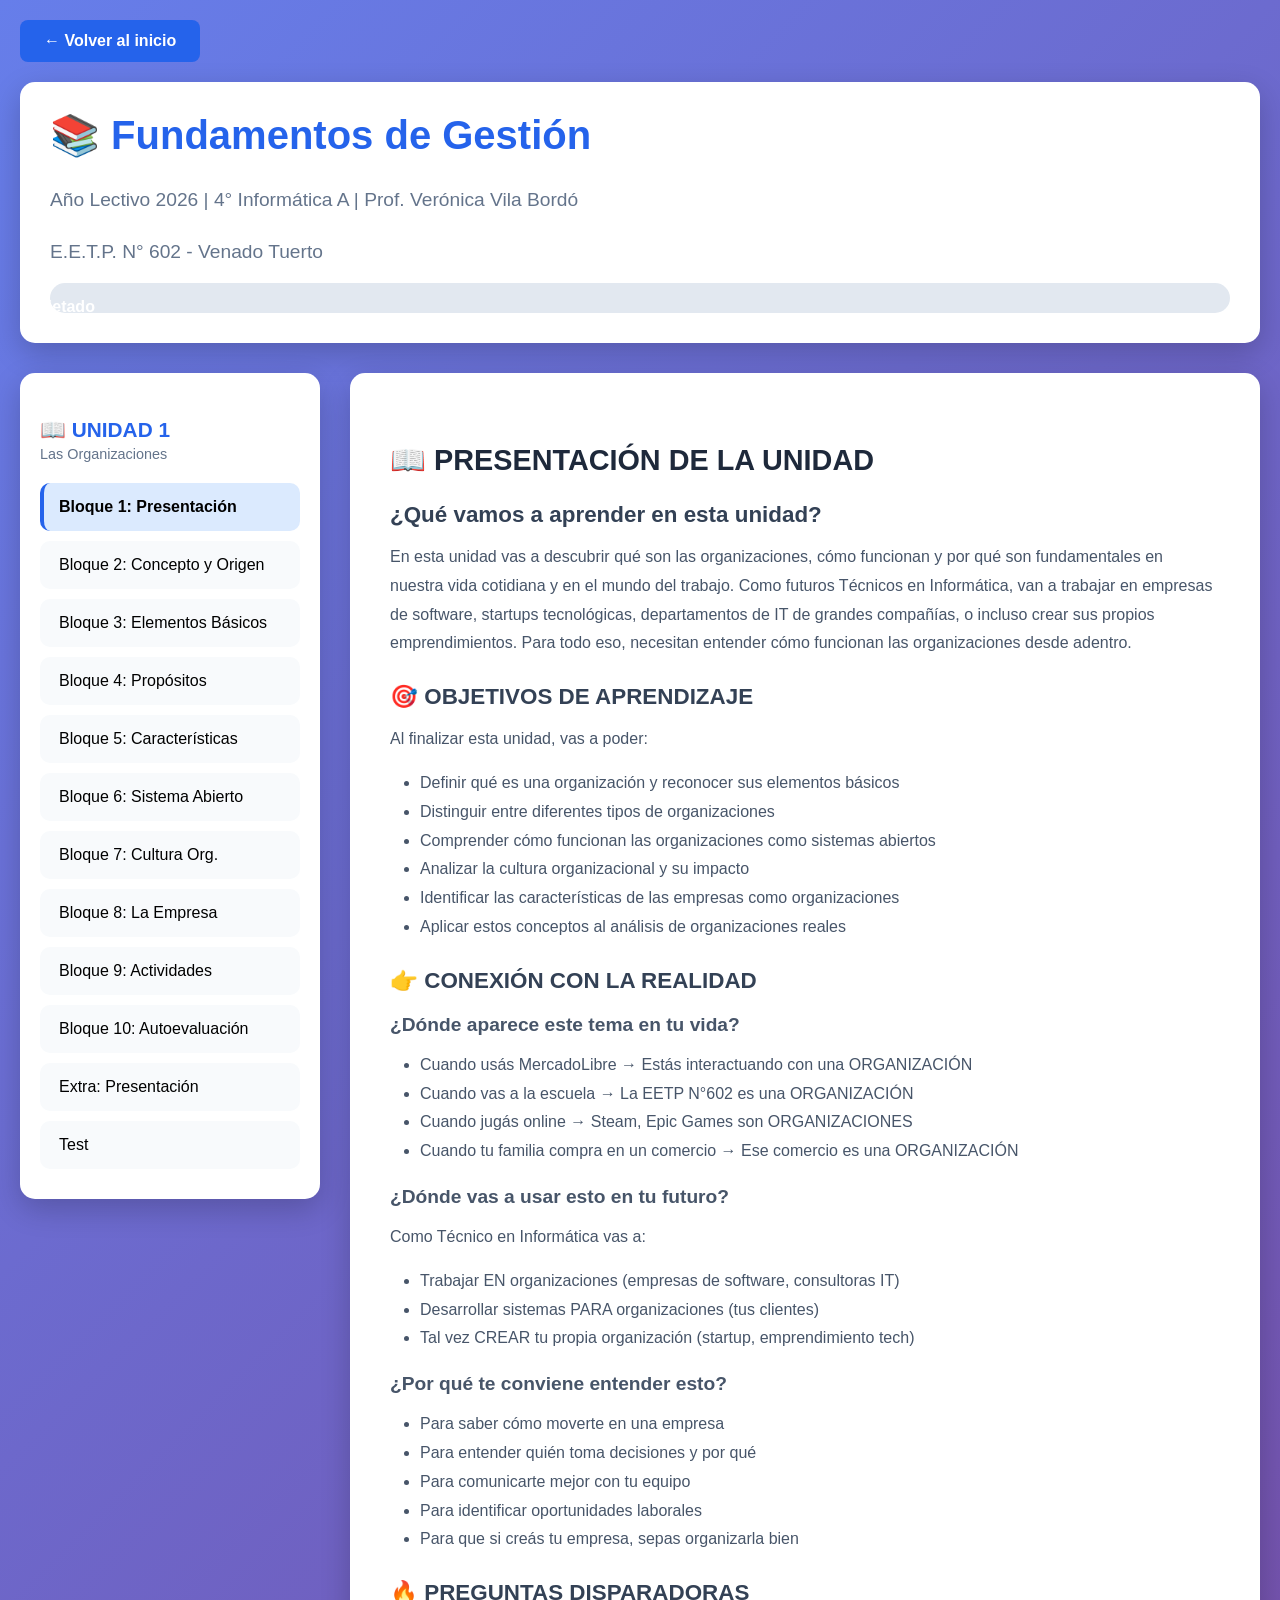
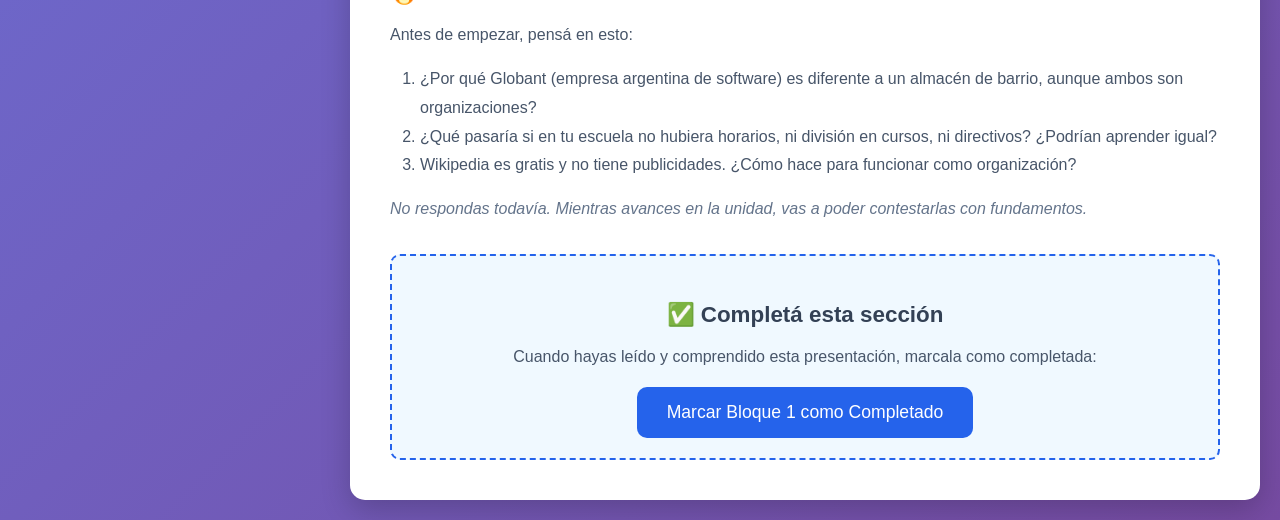
<file: unidad1.html>
<!DOCTYPE html>
<html lang="es">
<head>
    <meta charset="UTF-8">
    <meta name="viewport" content="width=device-width, initial-scale=1.0">
    <title>Unidad 1: Las Organizaciones | Fundamentos de Gestión 2026</title>
    <link rel="stylesheet" href="styles.css">
</head>
<body>
    <div class="container">
        <a href="index.html" class="back-button">← Volver al inicio</a>

        <div class="header">
        <h1>📚 Fundamentos de Gestión</h1>
        <h2>Año Lectivo 2026 | 4° Informática A | Prof. Verónica Vila Bordó</h2>
        <h2>E.E.T.P. N° 602 - Venado Tuerto</h2>
        

            <div class="progress-bar">
                <div class="progress-fill" id="progressBar">0% completado</div>
            </div>
        </div>

        <div class="main-content">
            <div class="sidebar">
            <h3>📖 UNIDAD 1</h3>
            <p style="font-size: 0.9em; color: #64748b; margin-top: -10px;">Las Organizaciones</p>
                <div class="nav-item active" onclick="showBlock(1)">Bloque 1: Presentación</div>
                <div class="nav-item" onclick="showBlock(2)">Bloque 2: Concepto y Origen</div>
                <div class="nav-item" onclick="showBlock(3)">Bloque 3: Elementos Básicos</div>
                <div class="nav-item" onclick="showBlock(4)">Bloque 4: Propósitos</div>
                <div class="nav-item" onclick="showBlock(5)">Bloque 5: Características</div>
                <div class="nav-item" onclick="showBlock(6)">Bloque 6: Sistema Abierto</div>
                <div class="nav-item" onclick="showBlock(7)">Bloque 7: Cultura Org.</div>
                <div class="nav-item" onclick="showBlock(8)">Bloque 8: La Empresa</div>
                <div class="nav-item" onclick="showBlock(9)">Bloque 9: Actividades</div>
                <div class="nav-item" onclick="showBlock(10)">Bloque 10: Autoevaluación</div>
                <div class="nav-item" onclick="showBlock(11)">Extra: Presentación</div>
                <div class="nav-item" onclick="showBlock(12)">Test</div>
            </div>

            <div class="content-area">
                <!-- BLOQUE 1 -->
                <div class="content-block active" id="block1">
                    <h2>📖 PRESENTACIÓN DE LA UNIDAD</h2>
                    
                    <h3>¿Qué vamos a aprender en esta unidad?</h3>
                    <p>En esta unidad vas a descubrir qué son las organizaciones, cómo funcionan y por qué son fundamentales en nuestra vida cotidiana y en el mundo del trabajo. Como futuros Técnicos en Informática, van a trabajar en empresas de software, startups tecnológicas, departamentos de IT de grandes compañías, o incluso crear sus propios emprendimientos. Para todo eso, necesitan entender cómo funcionan las organizaciones desde adentro.</p>

                    <h3>🎯 OBJETIVOS DE APRENDIZAJE</h3>
                    <p>Al finalizar esta unidad, vas a poder:</p>
                    <ul>
                        <li>Definir qué es una organización y reconocer sus elementos básicos</li>
                        <li>Distinguir entre diferentes tipos de organizaciones</li>
                        <li>Comprender cómo funcionan las organizaciones como sistemas abiertos</li>
                        <li>Analizar la cultura organizacional y su impacto</li>
                        <li>Identificar las características de las empresas como organizaciones</li>
                        <li>Aplicar estos conceptos al análisis de organizaciones reales</li>
                    </ul>

                    <h3>👉 CONEXIÓN CON LA REALIDAD</h3>
                    <h4>¿Dónde aparece este tema en tu vida?</h4>
                    <ul>
                        <li>Cuando usás MercadoLibre → Estás interactuando con una ORGANIZACIÓN</li>
                        <li>Cuando vas a la escuela → La EETP N°602 es una ORGANIZACIÓN</li>
                        <li>Cuando jugás online → Steam, Epic Games son ORGANIZACIONES</li>
                        <li>Cuando tu familia compra en un comercio → Ese comercio es una ORGANIZACIÓN</li>
                    </ul>

                    <h4>¿Dónde vas a usar esto en tu futuro?</h4>
                    <p>Como Técnico en Informática vas a:</p>
                    <ul>
                        <li>Trabajar EN organizaciones (empresas de software, consultoras IT)</li>
                        <li>Desarrollar sistemas PARA organizaciones (tus clientes)</li>
                        <li>Tal vez CREAR tu propia organización (startup, emprendimiento tech)</li>
                    </ul>

                    <h4>¿Por qué te conviene entender esto?</h4>
                    <ul>
                        <li>Para saber cómo moverte en una empresa</li>
                        <li>Para entender quién toma decisiones y por qué</li>
                        <li>Para comunicarte mejor con tu equipo</li>
                        <li>Para identificar oportunidades laborales</li>
                        <li>Para que si creás tu empresa, sepas organizarla bien</li>
                    </ul>

                    <h3>🔥 PREGUNTAS DISPARADORAS</h3>
                    <p>Antes de empezar, pensá en esto:</p>
                    <ol>
                        <li>¿Por qué Globant (empresa argentina de software) es diferente a un almacén de barrio, aunque ambos son organizaciones?</li>
                        <li>¿Qué pasaría si en tu escuela no hubiera horarios, ni división en cursos, ni directivos? ¿Podrían aprender igual?</li>
                        <li>Wikipedia es gratis y no tiene publicidades. ¿Cómo hace para funcionar como organización?</li>
                    </ol>
                    <p><em>No respondas todavía. Mientras avances en la unidad, vas a poder contestarlas con fundamentos.</em></p>

                    <div class="complete-section">
                        <h3>✅ Completá esta sección</h3>
                        <p>Cuando hayas leído y comprendido esta presentación, marcala como completada:</p>
                        <button onclick="markComplete(1)">Marcar Bloque 1 como Completado</button>
                    </div>
                </div>

                <!-- BLOQUE 2 -->
                <div class="content-block" id="block2">
                    <h2>🏛️ CONCEPTO Y ORIGEN DE LAS ORGANIZACIONES</h2>
                    
                    <span class="tag green">🟢 IMPRESCINDIBLE</span>
                    
                    <h3>1. ¿Qué es una organización?</h3>
                    <p><strong>Una organización es un conjunto de personas que se coordinan de manera ordenada para alcanzar objetivos comunes, utilizando recursos y desarrollando actividades específicas.</strong></p>

                    <p>Desarmemos esta definición:</p>
                    <ul>
                        <li><strong>Conjunto de personas</strong> → No puede haber organización sin gente</li>
                        <li><strong>Coordinan de manera ordenada</strong> → Hay reglas, roles, estructura</li>
                        <li><strong>Objetivos comunes</strong> → Todos buscan algo en común</li>
                        <li><strong>Recursos</strong> → Usan dinero, tecnología, materiales, información</li>
                        <li><strong>Actividades específicas</strong> → Cada uno tiene tareas definidas</li>
                    </ul>

                    <h3>Ejemplos concretos:</h3>
                    
                    <h4>La EETP N°602 (tu escuela):</h4>
                    <ul>
                        <li>Personas: estudiantes, profes, directivos, preceptores</li>
                        <li>Objetivo común: que los estudiantes se reciban como técnicos</li>
                        <li>Recursos: aulas, computadoras, laboratorios, libros</li>
                        <li>Actividades: clases, talleres, evaluaciones, actos</li>
                    </ul>

                    <h4>Globant (empresa argentina de software):</h4>
                    <ul>
                        <li>Personas: programadores, diseñadores, project managers</li>
                        <li>Objetivo común: crear software de calidad para clientes</li>
                        <li>Recursos: computadoras, oficinas, tecnología, capital</li>
                        <li>Actividades: programar, diseñar, testear, vender proyectos</li>
                    </ul>

                    <div class="info-box sabias">
                        <h4>💡 ¿LO SABÍAS? - Wikipedia</h4>
                        <p>Wikipedia es una de las organizaciones más interesantes del mundo digital. Es una organización SIN FINES DE LUCRO con más de 100.000 voluntarios activos que escriben y editan artículos gratis. No tiene publicidades y se mantiene con donaciones. Tiene más de 60 millones de artículos en 300 idiomas.</p>
                        <p><strong>¿Por qué es fascinante?</strong> Porque demuestra que una organización puede funcionar sin que la gente cobre dinero, si el propósito es lo suficientemente fuerte.</p>
                        <p><strong>Conexión con tu carrera:</strong> Muchos proyectos de software open source (como Linux, Python, Git) funcionan de manera similar.</p>
                    </div>

                    <h3>2. Origen de las organizaciones</h3>
                    <span class="tag yellow">🟡 IMPORTANTE</span>
                    
                    <h4>¿Por qué existen las organizaciones?</h4>
                    <p>Las organizaciones surgen por dos razones fundamentales:</p>
                    <ol>
                        <li><strong>El ser humano es social por naturaleza</strong> - Desde la prehistoria nos agrupamos para cazar, protegernos, construir</li>
                        <li><strong>Muchos objetivos son imposibles de alcanzar individualmente</strong> - ¿Podés fabricar un celular vos solo? No. Necesitás cientos de personas especializadas.</li>
                    </ol>

                    <h4>Evolución histórica:</h4>
                    <ul>
                        <li>Prehistoria: Tribus y clanes</li>
                        <li>Edad Antigua: Imperios, ejércitos, gremios</li>
                        <li>Edad Media: Iglesia, feudos, comerciantes</li>
                        <li>Revolución Industrial (1800s): Fábricas modernas</li>
                        <li>Era Digital (1990-hoy): Startups tech, organizaciones virtuales</li>
                    </ul>

                    <div class="info-box trampa">
                        <h4>⚠️ TRAMPA TÍPICA #1</h4>
                        <p><strong>ERROR COMÚN:</strong> "Las organizaciones siempre existieron igual que ahora"</p>
                        <p><strong>REALIDAD:</strong> Las organizaciones van cambiando según la época y la tecnología. Antes trabajabas toda tu vida en la misma empresa. Ahora es normal cambiar cada 3-5 años.</p>
                    </div>

                    <h3>3. Tipos de organizaciones</h3>
                    <p><strong>Según su finalidad:</strong></p>
                    
                    <h4>A) CON FINES DE LUCRO → Buscan ganar dinero</h4>
                    <p>Ejemplos: MercadoLibre, Globant, comercios, startups</p>

                    <h4>B) SIN FINES DE LUCRO → Buscan impacto social/cultural</h4>
                    <p>Ejemplos: Cruz Roja, Wikipedia, bibliotecas, comedores</p>

                    <p><strong>IMPORTANTE:</strong> "Sin fines de lucro" NO significa que no manejan dinero. Significa que si sobra plata, se reinvierte en la misión.</p>

                    <div class="complete-section">
                        <h3>✅ Completá esta sección</h3>
                        <button onclick="markComplete(2)">Marcar Bloque 2 como Completado</button>
                    </div>
                </div>

                <!-- BLOQUE 3 -->
                <div class="content-block" id="block3">
                    <h2>🧩 ELEMENTOS BÁSICOS DE LAS ORGANIZACIONES</h2>
                    
                    <span class="tag green">🟢 IMPRESCINDIBLE</span>
                    
                    <p>Toda organización, sin importar su tamaño o finalidad, tiene <strong>SEIS elementos básicos</strong>. Si falta alguno, la organización no puede funcionar correctamente.</p>

                    <h3>📌 ELEMENTO 1: PERSONAS</h3>
                    <p>Son el elemento central. Las personas toman decisiones, ejecutan tareas, se comunican, tienen roles y aportan conocimientos.</p>
                    <p><strong>Ejemplo en software:</strong> programadores, project managers, diseñadores, testers, gerentes</p>

                    <h3>📌 ELEMENTO 2: OBJETIVOS</h3>
                    <p>Son las metas que la organización busca alcanzar. Dan dirección, orientan decisiones y permiten evaluar el progreso.</p>
                    <p><strong>MercadoLibre:</strong> ser la plataforma líder de e-commerce en Latinoamérica</p>
                    <p><strong>Tu escuela:</strong> formar técnicos competentes en Informática</p>

                    <div class="info-box trampa">
                        <h4>⚠️ TRAMPA TÍPICA #2</h4>
                        <p><strong>ERROR:</strong> "Si una organización tiene buenos objetivos, ya está todo resuelto"</p>
                        <p><strong>REALIDAD:</strong> Los objetivos son solo el primer paso. Después hay que coordinar personas, recursos y actividades. Muchas organizaciones tienen objetivos excelentes pero fracasan en la ejecución.</p>
                    </div>

                    <h3>📌 ELEMENTO 3: ACTIVIDADES O TAREAS</h3>
                    <p>Son las acciones concretas para lograr los objetivos.</p>
                    <p><strong>Para desarrollar una app móvil:</strong></p>
                    <ul>
                        <li>Reunión con cliente</li>
                        <li>Diseño de interfaz</li>
                        <li>Programación backend y frontend</li>
                        <li>Testing</li>
                        <li>Deploy y mantenimiento</li>
                    </ul>

                    <h3>📌 ELEMENTO 4: RECURSOS</h3>
                    <p>Los recursos se clasifican en 5 tipos:</p>
                    <ul>
                        <li><strong>HUMANOS:</strong> Las personas y sus capacidades</li>
                        <li><strong>MATERIALES:</strong> Computadoras, oficinas, muebles</li>
                        <li><strong>TECNOLÓGICOS:</strong> Software, servidores, plataformas</li>
                        <li><strong>FINANCIEROS:</strong> Dinero disponible</li>
                        <li><strong>INFORMATIVOS:</strong> Datos, bases de datos, documentación</li>
                    </ul>

                    <div class="info-box sabias">
                        <h4>💡 ¿LO SABÍAS? - Valve y la organización sin jefes</h4>
                        <p>Valve (creadores de Steam) no tiene jefes ni jerarquías. Los empleados eligen en qué proyectos trabajar, mueven sus escritorios con rueditas para agruparse, y toman decisiones por consenso.</p>
                        <p><strong>¿Funciona?</strong> Valve es una de las empresas de videojuegos más exitosas del mundo. Pero también tiene problemas: proyectos que se estancan porque nadie decide.</p>
                        <p><strong>Moraleja:</strong> No hay una forma "correcta" de organizar. Depende del contexto.</p>
                    </div>

                    <h3>📌 ELEMENTO 5: NORMAS Y REGLAS</h3>
                    <p>Regulan el comportamiento. Pueden ser:</p>
                    <p><strong>Formales (escritas):</strong> horarios, código de vestimenta, procedimientos</p>
                    <p><strong>Informales (no escritas):</strong> "no se manda email los viernes tarde", "el equipo almuerza junto"</p>

                    <h3>📌 ELEMENTO 6: COMUNICACIÓN</h3>
                    <p>Sin comunicación no se pueden coordinar actividades, se generan malentendidos y se duplican esfuerzos.</p>
                    <p><strong>Tipos:</strong></p>
                    <ul>
                        <li>Formal: reuniones, emails oficiales, reportes</li>
                        <li>Informal: charlas de pasillo, WhatsApp</li>
                        <li>Descendente: jefe → empleados</li>
                        <li>Ascendente: empleados → jefes</li>
                        <li>Horizontal: entre pares</li>
                    </ul>

                    <div class="info-box trampa">
                        <h4>⚠️ TRAMPA TÍPICA #3</h4>
                        <p><strong>ERROR:</strong> "Una organización puede funcionar solo con algunos de estos elementos"</p>
                        <p><strong>REALIDAD:</strong> Los 6 elementos son INTERDEPENDIENTES. Si falta uno, toda la organización se resiente.</p>
                    </div>

                    <h3>📦 CHECKLIST - Elementos básicos</h3>
                    <div class="checkbox-item" onclick="toggleCheck(this)">
                        <input type="checkbox"> <span>Personas (rol en la organización)</span>
                    </div>
                    <div class="checkbox-item" onclick="toggleCheck(this)">
                        <input type="checkbox"> <span>Objetivos (qué son y para qué sirven)</span>
                    </div>
                    <div class="checkbox-item" onclick="toggleCheck(this)">
                        <input type="checkbox"> <span>Actividades (cómo se coordinan)</span>
                    </div>
                    <div class="checkbox-item" onclick="toggleCheck(this)">
                        <input type="checkbox"> <span>Recursos humanos</span>
                    </div>
                    <div class="checkbox-item" onclick="toggleCheck(this)">
                        <input type="checkbox"> <span>Recursos materiales</span>
                    </div>
                    <div class="checkbox-item" onclick="toggleCheck(this)">
                        <input type="checkbox"> <span>Recursos tecnológicos</span>
                    </div>
                    <div class="checkbox-item" onclick="toggleCheck(this)">
                        <input type="checkbox"> <span>Recursos financieros</span>
                    </div>
                    <div class="checkbox-item" onclick="toggleCheck(this)">
                        <input type="checkbox"> <span>Recursos informativos</span>
                    </div>
                    <div class="checkbox-item" onclick="toggleCheck(this)">
                        <input type="checkbox"> <span>Normas formales e informales</span>
                    </div>
                    <div class="checkbox-item" onclick="toggleCheck(this)">
                        <input type="checkbox"> <span>Comunicación (tipos y direcciones)</span>
                    </div>

                    <div class="complete-section">
                        <h3>✅ Completá esta sección</h3>
                        <button onclick="markComplete(3)">Marcar Bloque 3 como Completado</button>
                    </div>
                </div>

                <!-- BLOQUE 4 -->
                <div class="content-block" id="block4">
                    <h2>🎯 PROPÓSITOS ORGANIZACIONALES</h2>
                    
                    <span class="tag green">🟢 IMPRESCINDIBLE</span>
                    
                    <h3>¿Qué es el propósito organizacional?</h3>
                    <p><strong>El propósito es el motivo fundamental por el cual una organización existe y actúa.</strong></p>
                    <p>Es la respuesta a: <strong>¿Para qué existe esta organización?</strong></p>

                    <h3>Diferencia entre PROPÓSITO y OBJETIVO</h3>
                    <span class="tag yellow">🟡 IMPORTANTE - Esta diferencia es clave</span>
                    
                    <table>
                        <tr>
                            <th>PROPÓSITO</th>
                            <th>OBJETIVO</th>
                        </tr>
                        <tr>
                            <td>Es la razón de ser</td>
                            <td>Es una meta específica</td>
                        </tr>
                        <tr>
                            <td>Es amplio y general</td>
                            <td>Es concreto y medible</td>
                        </tr>
                        <tr>
                            <td>Es de largo plazo</td>
                            <td>Es de corto/mediano plazo</td>
                        </tr>
                        <tr>
                            <td>Es más estable</td>
                            <td>Puede cambiar más seguido</td>
                        </tr>
                    </table>

                    <h4>Ejemplo con MercadoLibre:</h4>
                    <p><strong>PROPÓSITO:</strong> Democratizar el comercio y el acceso al dinero en Latinoamérica</p>
                    <p><strong>OBJETIVOS (cambian año a año):</strong></p>
                    <ul>
                        <li>Aumentar las ventas en 25% este año</li>
                        <li>Lanzar MercadoPago en 3 países nuevos</li>
                        <li>Reducir tiempos de envío a 24hs</li>
                        <li>Llegar a 100 millones de usuarios activos</li>
                    </ul>

                    <div class="info-box sabias">
                        <h4>💡 ¿LO SABÍAS? - Kodak vs Instagram</h4>
                        <p><strong>Kodak</strong> fue durante 100 años la empresa líder en fotografía con 145.000 empleados.</p>
                        <p>Pero cuando apareció la fotografía digital, se resistió al cambio (¡ellos mismos habían inventado la primera cámara digital en 1975!). ¿Por qué? Tenían miedo de perder el negocio de vender rollos fotográficos.</p>
                        <p><strong>Resultado:</strong> En 2012, Kodak se declaró en bancarrota.</p>
                        <p><strong>Instagram</strong>, con solo 13 empleados, fue comprada por Facebook por 1.000 millones de dólares ese mismo año.</p>
                        <p><strong>Moraleja:</strong> El propósito debe adaptarse al contexto. Si Kodak hubiera entendido que su propósito era "ayudar a las personas a capturar momentos" (sin importar si es con rollos o digital), tal vez hoy seguiría siendo líder.</p>
                    </div>

                    <h3>Tipos de propósitos</h3>
                    <ul>
                        <li><strong>ECONÓMICOS:</strong> Generar beneficios (empresas tech, comercios)</li>
                        <li><strong>SOCIALES:</strong> Satisfacer necesidades comunitarias (hospitales, escuelas)</li>
                        <li><strong>CULTURALES/EDUCATIVOS:</strong> Transmitir conocimiento (universidades, museos)</li>
                        <li><strong>RECREATIVOS/DEPORTIVOS:</strong> Espacios de recreación (clubes, gimnasios)</li>
                    </ul>

                    <div class="info-box trampa">
                        <h4>⚠️ TRAMPA TÍPICA #4</h4>
                        <p><strong>ERROR:</strong> "Las empresas con fines de lucro SOLO buscan dinero"</p>
                        <p><strong>REALIDAD:</strong> Incluso las empresas combinan propósitos económicos y sociales. Google quiere ganar dinero PERO también quiere "organizar la información del mundo". Si solo buscara dinero, llenaría las búsquedas de publicidad y sería inútil.</p>
                    </div>

                    <h3>Propósito, Misión y Visión</h3>
                    <p><strong>PROPÓSITO:</strong> ¿Para qué existimos?</p>
                    <p><strong>MISIÓN:</strong> ¿Qué hacemos? ¿Para quién? ¿Cómo?</p>
                    <p><strong>VISIÓN:</strong> ¿Dónde queremos estar en el futuro?</p>

                    <h4>Ejemplo - Globant:</h4>
                    <p><strong>PROPÓSITO:</strong> Crear valor a través de la innovación tecnológica</p>
                    <p><strong>MISIÓN:</strong> Somos una empresa nativa digital que ayuda a organizaciones a reinventarse y desatar su potencial</p>
                    <p><strong>VISIÓN:</strong> Ser los socios tecnológicos preferidos de las empresas más innovadoras del mundo</p>

                    <div class="complete-section">
                        <h3>✅ Completá esta sección</h3>
                        <button onclick="markComplete(4)">Marcar Bloque 4 como Completado</button>
                    </div>
                </div>

                <!-- BLOQUE 5 -->
                <div class="content-block" id="block5">
                    <h2>⭐ CARACTERÍSTICAS DE LAS ORGANIZACIONES</h2>
                    
                    <span class="tag green">🟢 IMPRESCINDIBLE</span>
                    
                    <p>Las organizaciones comparten características comunes que las definen:</p>

                    <h3>✅ 1. SON SISTEMAS SOCIALES</h3>
                    <p>Las personas asumen distintos roles, se establecen relaciones jerárquicas, hay normas de convivencia y se generan vínculos formales e informales.</p>
                    <p><strong>En una empresa de software:</strong></p>
                    <p>Roles formales: CEO, CTO, Team Lead, Developer</p>
                    <p>Relaciones informales: grupos de amigos, canal de Slack para memes, equipo de fútbol</p>

                    <h3>✅ 2. SON TRASCENDENTES EN EL TIEMPO</h3>
                    <p>Las organizaciones pueden durar más que las personas que las crearon.</p>
                    <ul>
                        <li>La Iglesia Católica tiene casi 2000 años</li>
                        <li>Universidad de Bologna tiene 934 años</li>
                        <li>Coca-Cola tiene 139 años</li>
                    </ul>

                    <div class="info-box sabias">
                        <h4>💡 ¿LO SABÍAS? - Kongō Gumi</h4>
                        <p><strong>Kongō Gumi</strong> fue la empresa más antigua del mundo. Fundada en Japón en el año <strong>578 d.C.</strong> para construir templos budistas. Operó durante <strong>1,428 años</strong> hasta que quebró en 2006.</p>
                        <p>Durante 14 siglos pasó por 40 generaciones de la misma familia y sobrevivió a guerras, terremotos y crisis.</p>
                        <p><strong>¿Por qué quebró?</strong> Se endeudó demasiado durante la burbuja inmobiliaria de los 80.</p>
                    </div>

                    <h3>✅ 3. TIENEN ESTRUCTURA DINÁMICA</h3>
                    <p>Las organizaciones evolucionan constantemente para adaptarse a cambios tecnológicos, de mercado, sociales, económicos y legales.</p>
                    <p><strong>Ejemplo:</strong></p>
                    <p>Blockbuster → NO se adaptó al streaming → quebró</p>
                    <p>Netflix → SÍ se adaptó (DVDs → streaming → producción propia) → líder mundial</p>

                    <h3>✅ 4. SON COMPLEJAS</h3>
                    <p>Cuanto más grande, más compleja:</p>
                    <ul>
                        <li><strong>5 personas:</strong> Todos hacen de todo, comunicación cara a cara</li>
                        <li><strong>50 personas:</strong> Departamentos, reuniones formales, jerarquías</li>
                        <li><strong>5000 personas:</strong> Múltiples departamentos, procesos burocráticos, sistemas complejos</li>
                    </ul>

                    <h3>✅ 5. APLICAN EL EFECTO MULTIPLICADOR (SINERGIA)</h3>
                    <p>El resultado del trabajo conjunto es MAYOR que la suma de esfuerzos individuales.</p>
                    <p><strong>Fórmula:</strong></p>
                    <p>1 + 1 = 3 (cuando hay sinergia)</p>
                    <p>1 + 1 = 2 (cuando solo se suman esfuerzos)</p>
                    <p>1 + 1 = 0.5 (cuando hay conflictos)</p>

                    <div class="info-box sabias">
                        <h4>💡 ¿LO SABÍAS? - El efecto sinergia en open source</h4>
                        <p>El kernel de <strong>Linux</strong> tiene más de <strong>30 millones de líneas de código</strong> escritas por más de <strong>19,000 programadores</strong> de todo el mundo trabajando como voluntarios.</p>
                        <p>¿Cómo coordinan a tanta gente? Sistema de control de versiones (Git), procesos claros de revisión, jerarquías de confianza, comunicación constante.</p>
                        <p><strong>Resultado:</strong> El sistema operativo más usado en servidores del mundo. Eso es SINERGIA a escala global.</p>
                    </div>

                    <h3>Otras características importantes:</h3>
                    <ul>
                        <li>✅ <strong>SON UNIVERSALES:</strong> Existen en todos lados y para todas las actividades</li>
                        <li>✅ <strong>EJERCEN INFLUENCIA:</strong> Moldean el comportamiento y valores de sus miembros</li>
                        <li>✅ <strong>SE PERSONIFICAN:</strong> Son personas jurídicas (pueden firmar contratos)</li>
                        <li>✅ <strong>SON REPRESENTADAS:</strong> Actúan a través de representantes (CEO, gerentes)</li>
                        <li>✅ <strong>APLICAN DIVISIÓN DEL TRABAJO:</strong> Tareas especializadas</li>
                        <li>✅ <strong>SON EFICIENTES:</strong> Optimizan el uso de recursos</li>
                    </ul>

                    <div class="complete-section">
                        <h3>✅ Completá esta sección</h3>
                        <button onclick="markComplete(5)">Marcar Bloque 5 como Completado</button>
                    </div>
                </div>

                <!-- BLOQUE 6 -->
                <div class="content-block" id="block6">
                    <h2>🔄 LA ORGANIZACIÓN COMO SISTEMA ABIERTO</h2>
                    
                    <span class="tag green">🟢 IMPRESCINDIBLE</span>
                    
                    <h3>¿Qué es un sistema?</h3>
                    <p><strong>Un sistema es un conjunto de elementos interdependientes que interactúan entre sí para alcanzar un objetivo común.</strong></p>

                    <h3>Sistemas cerrados vs. Sistemas abiertos</h3>
                    <table>
                        <tr>
                            <th>SISTEMA CERRADO</th>
                            <th>SISTEMA ABIERTO</th>
                        </tr>
                        <tr>
                            <td>NO intercambia con el entorno</td>
                            <td>SÍ intercambia con el entorno</td>
                        </tr>
                        <tr>
                            <td>Es autosuficiente</td>
                            <td>Depende del exterior</td>
                        </tr>
                        <tr>
                            <td>No se adapta</td>
                            <td>Se adapta constantemente</td>
                        </tr>
                        <tr>
                            <td>Ejemplo: reloj mecánico</td>
                            <td>Ejemplo: organización</td>
                        </tr>
                    </table>

                    <h3>Modelo INPUT - PROCESO - OUTPUT - FEEDBACK</h3>
                    <span class="tag green">🟢 Este modelo sale seguro en la evaluación</span>
                    
                    <h4>INPUTS (ENTRADAS)</h4>
                    <p>Recursos que la organización recibe del entorno:</p>
                    <ul>
                        <li><strong>Recursos humanos:</strong> empleados, conocimientos</li>
                        <li><strong>Recursos materiales:</strong> materias primas, insumos</li>
                        <li><strong>Recursos financieros:</strong> capital, inversiones</li>
                        <li><strong>Recursos tecnológicos:</strong> software, hardware</li>
                        <li><strong>Recursos informativos:</strong> datos, información</li>
                        <li><strong>Energía:</strong> electricidad, combustible</li>
                    </ul>

                    <h4>PROCESO (TRANSFORMACIÓN)</h4>
                    <p>Actividades que convierten los inputs en outputs:</p>
                    <p><strong>En una empresa de software:</strong></p>
                    <ol>
                        <li>Reunión con cliente (entender necesidades)</li>
                        <li>Diseño de arquitectura</li>
                        <li>Programación del código</li>
                        <li>Testing (pruebas)</li>
                        <li>Corrección de errores</li>
                        <li>Deploy (poner en producción)</li>
                    </ol>

                    <h4>OUTPUTS (SALIDAS)</h4>
                    <p>Productos o servicios que la organización entrega:</p>
                    <ul>
                        <li>Productos físicos (autos, celulares, alimentos)</li>
                        <li>Productos digitales (software, apps, videojuegos)</li>
                        <li>Servicios (consultoría, educación, transporte)</li>
                        <li>Información (reportes, análisis, datos)</li>
                    </ul>

                    <h4>FEEDBACK (RETROALIMENTACIÓN)</h4>
                    <p>Información que la organización recibe sobre sus outputs:</p>
                    <p><strong>Feedback positivo:</strong> ventas aumentan, reviews 5 estrellas, clientes recomiendan</p>
                    <p><strong>Feedback negativo:</strong> ventas caen, muchas quejas, usuarios abandonan la app</p>

                    <div class="info-box sabias">
                        <h4>💡 ¿LO SABÍAS? - El fracaso de Google Glass</h4>
                        <p>En 2013, Google lanzó <strong>Google Glass</strong>: anteojos con realidad aumentada por $1,500.</p>
                        <p><strong>FEEDBACK (negativo):</strong></p>
                        <ul>
                            <li>La gente se sentía filmada sin saber</li>
                            <li>Era muy caro</li>
                            <li>Poca batería</li>
                            <li>Se veía ridículo usándolos</li>
                            <li>Preocupaciones de privacidad</li>
                        </ul>
                        <p><strong>RESULTADO:</strong> Google descontinuó Google Glass para consumidores en 2015.</p>
                        <p><strong>LECCIÓN:</strong> Incluso con recursos ilimitados, si el feedback del entorno es negativo y no te adaptás, el producto fracasa.</p>
                    </div>

                    <h3>El entorno de la organización</h3>
                    <p><strong>ENTORNO ESPECÍFICO (cercano):</strong> clientes, proveedores, competidores, reguladores</p>
                    <p><strong>ENTORNO GENERAL (lejano):</strong> factores económicos, tecnológicos, sociales, políticos, legales, ambientales</p>

                    <h4>Ejemplo: empresa de software argentina</h4>
                    <ul>
                        <li><strong>Económico:</strong> Dólar sube → costos de servidores aumentan</li>
                        <li><strong>Tecnológico:</strong> Aparece nueva IA → necesitás capacitar equipo</li>
                        <li><strong>Social:</strong> Pandemia → trabajo remoto se vuelve normal</li>
                        <li><strong>Legal:</strong> Nueva ley de protección de datos → tenés que cumplir GDPR</li>
                    </ul>

                    <div class="info-box trampa">
                        <h4>⚠️ TRAMPA TÍPICA #6</h4>
                        <p><strong>ERROR:</strong> "Cada área debe enfocarse solo en su trabajo y listo"</p>
                        <p><strong>REALIDAD:</strong> Las áreas NO son independientes. Lo que pasa en una afecta a todas. Si desarrollo lanza funciones nuevas pero no avisa a soporte, los clientes se enojan y las ventas caen.</p>
                    </div>

                    <div class="complete-section">
                        <h3>✅ Completá esta sección</h3>
                        <button onclick="markComplete(6)">Marcar Bloque 6 como Completado</button>
                    </div>
                </div>

                <!-- BLOQUE 7 -->
                <div class="content-block" id="block7">
                    <h2>🎭 CULTURA ORGANIZACIONAL</h2>
                    
                    <span class="tag green">🟢 IMPRESCINDIBLE</span>
                    
                    <h3>¿Qué es la cultura organizacional?</h3>
                    <p><strong>La cultura organizacional es el conjunto de valores, creencias, normas, hábitos y formas de actuar que comparten los miembros de una organización y que orientan su comportamiento cotidiano.</strong></p>
                    <p>En palabras simples: La cultura es <strong>"cómo se hacen las cosas acá"</strong>.</p>

                    <h3>Componentes de la cultura</h3>
                    <ol>
                        <li><strong>VALORES:</strong> Innovación, honestidad, excelencia, trabajo en equipo</li>
                        <li><strong>CREENCIAS:</strong> "Los errores son oportunidades" vs. "Si te equivocás, te echan"</li>
                        <li><strong>NORMAS:</strong> Formales (horarios, vestimenta) e informales ("no emails después de las 19hs")</li>
                        <li><strong>HÁBITOS:</strong> Daily standup, pizza los viernes, hackathons</li>
                        <li><strong>SÍMBOLOS:</strong> Logo, colores, espacios de trabajo</li>
                        <li><strong>LENGUAJE:</strong> "Deployar", "mergear", "commitear"</li>
                        <li><strong>RITUALES:</strong> Reunión all-hands, premiación empleado del mes</li>
                        <li><strong>ESTILO DE LIDERAZGO:</strong> Autoritario, participativo, laissez-faire</li>
                    </ol>

                    <div class="info-box sabias">
                        <h4>💡 ¿LO SABÍAS? - La cultura de Spotify</h4>
                        <p>Spotify es famosa por su cultura organizacional única: <strong>"Squads, Tribes, Chapters & Guilds"</strong></p>
                        <ul>
                            <li><strong>Squad:</strong> Equipo pequeño (5-9 personas) en una funcionalidad</li>
                            <li><strong>Tribe:</strong> Conjunto de squads relacionados (máx 100 personas)</li>
                            <li><strong>Chapter:</strong> Personas del mismo rol compartiendo conocimiento</li>
                            <li><strong>Guild:</strong> Comunidad informal de interés</li>
                        </ul>
                        <p><strong>Resultado:</strong> Alta autonomía, innovación constante, poco micromanagement</p>
                        <p><strong>¿Funciona para todos?</strong> No. Requiere personas muy maduras. En empresas con empleados menos experimentados, puede generar caos.</p>
                    </div>

                    <h3>Cultura fuerte vs. Cultura débil</h3>
                    
                    <h4>CULTURA FUERTE:</h4>
                    <ul>
                        <li>✓ Valores compartidos por todos</li>
                        <li>✓ Comportamientos coherentes</li>
                        <li>✓ Alto sentido de pertenencia</li>
                        <li>✓ Menor rotación de personal</li>
                    </ul>
                    <p><strong>Ejemplo:</strong> Apple (obsesión por diseño y calidad)</p>

                    <h4>CULTURA DÉBIL:</h4>
                    <ul>
                        <li>✗ Valores confusos o contradictorios</li>
                        <li>✗ Cada área hace lo suyo</li>
                        <li>✗ Bajo sentido de pertenencia</li>
                        <li>✗ Alta rotación de personal</li>
                    </ul>

                    <h3>Tipos de cultura organizacional</h3>
                    <ol>
                        <li><strong>CULTURA DE PODER:</strong> Poder concentrado, decisiones centralizadas (startups pequeñas)</li>
                        <li><strong>CULTURA DE ROLES:</strong> Todo reglamentado, jerarquías definidas (bancos, gobierno)</li>
                        <li><strong>CULTURA DE TAREAS:</strong> Enfoque en proyectos, equipos flexibles (consultoras IT)</li>
                        <li><strong>CULTURA DE PERSONAS:</strong> Las personas son el centro, jerarquías planas (cooperativas)</li>
                    </ol>

                    <div class="info-box trampa">
                        <h4>⚠️ TRAMPA TÍPICA #7</h4>
                        <p><strong>ERROR:</strong> "La cultura es lo que dice el manual o la página web"</p>
                        <p><strong>REALIDAD:</strong> La cultura es lo que la gente REALMENTE hace, no lo que dicen los documentos.</p>
                        <p><strong>Ejemplo:</strong> Manual dice "valoramos balance vida-trabajo" pero los managers mandan emails a las 23hs y nadie toma vacaciones completas. La cultura REAL es "trabajás 24/7".</p>
                    </div>

                    <h3>Impacto en el desempeño</h3>
                    <p><strong>CULTURA POSITIVA:</strong></p>
                    <ul>
                        <li>✓ Empleados motivados</li>
                        <li>✓ Menos rotación</li>
                        <li>✓ Mayor productividad</li>
                        <li>✓ Más innovación</li>
                    </ul>

                    <p><strong>CULTURA TÓXICA:</strong></p>
                    <ul>
                        <li>✗ Empleados desmotivados</li>
                        <li>✗ Alta rotación</li>
                        <li>✗ Baja productividad</li>
                        <li>✗ Cero innovación</li>
                    </ul>

                    <div class="info-box sabias">
                        <h4>💡 ¿LO SABÍAS? - Uber y su cultura tóxica (2017)</h4>
                        <p>En 2017 salió a la luz que Uber tenía cultura terrible: acoso sexual, discriminación, gerentes abusivos, "ganar a cualquier costo".</p>
                        <p><strong>Consecuencias:</strong> El CEO renunció, +20 ejecutivos despedidos, demandas millonarias, pérdida de reputación.</p>
                        <p><strong>Lección:</strong> Una cultura tóxica puede destruir incluso empresas multimillonarias.</p>
                    </div>

                    <div class="complete-section">
                        <h3>✅ Completá esta sección</h3>
                        <button onclick="markComplete(7)">Marcar Bloque 7 como Completado</button>
                    </div>
                </div>

                <!-- BLOQUE 8 -->
                <div class="content-block" id="block8">
                    <h2>🏢 LA EMPRESA COMO ORGANIZACIÓN</h2>
                    
                    <span class="tag green">🟢 IMPRESCINDIBLE</span>
                    
                    <h3>¿Qué es una empresa?</h3>
                    <p><strong>Una empresa es una organización que combina recursos para producir bienes o servicios con el objetivo de obtener beneficios económicos.</strong></p>

                    <h3>Características específicas:</h3>
                    <ul>
                        <li>✓ Buscan <strong>lucro</strong> (ganar dinero)</li>
                        <li>✓ Asumen <strong>riesgo</strong> (pueden ganar o perder)</li>
                        <li>✓ Producen para <strong>vender</strong></li>
                        <li>✓ Operan en un <strong>mercado</strong> (hay competencia)</li>
                        <li>✓ Deben ser <strong>eficientes</strong> (o quiebran)</li>
                    </ul>

                    <h3>Funciones básicas de una empresa</h3>
                    <span class="tag yellow">🟡 IMPORTANTE - Toda empresa tiene estas funciones</span>
                    
                    <h4>1. FUNCIÓN DE PRODUCCIÓN</h4>
                    <p>Transformar recursos en productos o servicios.</p>
                    <p><strong>En software:</strong> programadores + computadoras → aplicaciones</p>

                    <h4>2. FUNCIÓN DE COMERCIALIZACIÓN</h4>
                    <p>Acercar el producto al consumidor.</p>
                    <p>Incluye: marketing, ventas, distribución, atención al cliente</p>

                    <h4>3. FUNCIÓN DE ADMINISTRACIÓN</h4>
                    <p>Planificar, organizar, dirigir y controlar.</p>
                    <p>Incluye: RRHH, finanzas, contabilidad, legal</p>

                    <div class="info-box sabias">
                        <h4>💡 ¿LO SABÍAS? - Las empresas más valiosas cambian</h4>
                        <p><strong>2006 - Top 5:</strong> ExxonMobil, General Electric, Microsoft, Citigroup, Bank of America</p>
                        <p><strong>2024 - Top 5:</strong> Apple, Microsoft, Saudi Aramco, Google, Amazon</p>
                        <p><strong>¿Qué cambió?</strong> Las empresas tecnológicas dominan. Las que no se digitalizaron perdieron valor.</p>
                        <p><strong>Lección:</strong> Están entrando al rubro correcto. La tecnología es el presente y futuro.</p>
                    </div>

                    <h3>Misión de la empresa</h3>
                    <p><strong>La MISIÓN expresa:</strong> Qué hace, para quién, cómo, con qué ventaja diferencial</p>

                    <h4>Ejemplos reales:</h4>
                    <p><strong>Tesla:</strong> "Acelerar la transición mundial hacia la energía sostenible"</p>
                    <p><strong>Google:</strong> "Organizar la información del mundo y hacerla universalmente accesible"</p>
                    <p><strong>MercadoLibre:</strong> "Democratizar el comercio y el dinero para impactar en América Latina"</p>

                    <h3>Clasificación de empresas</h3>
                    
                    <h4>A) SEGÚN ACTIVIDAD ECONÓMICA:</h4>
                    <ul>
                        <li><strong>PRIMARIO:</strong> Agricultura, ganadería, pesca, minería</li>
                        <li><strong>SECUNDARIO:</strong> Industria, construcción (Arcor, Toyota)</li>
                        <li><strong>TERCIARIO:</strong> Servicios, comercio, tecnología (MercadoLibre, Globant)</li>
                    </ul>

                    <h4>B) SEGÚN TAMAÑO:</h4>
                    <ul>
                        <li><strong>MICROEMPRESA:</strong> Hasta 5 empleados</li>
                        <li><strong>PEQUEÑA:</strong> 6 a 50 empleados</li>
                        <li><strong>MEDIANA:</strong> 51 a 250 empleados</li>
                        <li><strong>GRANDE:</strong> Más de 250 empleados</li>
                    </ul>

                    <h4>C) SEGÚN PROPIEDAD DEL CAPITAL:</h4>
                    <ul>
                        <li><strong>PÚBLICA:</strong> Dueño es el Estado (Aerolíneas Argentinas)</li>
                        <li><strong>PRIVADA:</strong> Dueños son particulares (MercadoLibre)</li>
                        <li><strong>MIXTA:</strong> Parte estatal, parte privado</li>
                    </ul>

                    <h4>D) SEGÚN FORMA JURÍDICA:</h4>
                    <ul>
                        <li><strong>UNIPERSONAL:</strong> Un solo dueño, responsabilidad ilimitada</li>
                        <li><strong>S.R.L.:</strong> Socios, responsabilidad limitada, no cotiza en bolsa</li>
                        <li><strong>S.A.:</strong> Accionistas, puede cotizar en bolsa</li>
                        <li><strong>S.A.S.:</strong> Más simple, digital, popular para startups</li>
                        <li><strong>COOPERATIVA:</strong> Todos socios iguales, 1 persona = 1 voto</li>
                    </ul>

                    <div class="complete-section">
                        <h3>✅ Completá esta sección</h3>
                        <button onclick="markComplete(8)">Marcar Bloque 8 como Completado</button>
                    </div>
                </div>

                <!-- BLOQUE 9 -->
                <div class="content-block" id="block9">
                    <h2>📝 ACTIVIDADES DE LA UNIDAD</h2>
                    
                    <p>En cada actividad tenés <strong>3 opciones</strong>. Elegí UNA según tu preferencia:</p>
                    <ul>
                        <li><strong>Opción A:</strong> Análisis y casos prácticos</li>
                        <li><strong>Opción B:</strong> Creación visual (infografías, mapas)</li>
                        <li><strong>Opción C:</strong> Investigación aplicada</li>
                    </ul>

                    <h3>🔷 ACTIVIDAD 1: Reconociendo organizaciones</h3>
                    
                    <h4>OPCIÓN A - Análisis de caso:</h4>
                    <p>Elegí una organización de Venado Tuerto y analizá:</p>
                    <ol>
                        <li>¿Qué tipo de organización es?</li>
                        <li>Identificá los 6 elementos básicos</li>
                        <li>¿Funciona bien? ¿Por qué?</li>
                    </ol>
                    <p><strong>Extensión:</strong> 1 página mínimo</p>

                    <h4>OPCIÓN B - Creación visual:</h4>
                    <p>Creá una infografía en Canva con 5 organizaciones diferentes (empresa, escuela, club, ONG, gobierno). Mostrá para cada una: logo + 3 características.</p>

                    <h4>OPCIÓN C - Investigación:</h4>
                    <p>Investigá sobre organizaciones virtuales (100% online, sin oficina). Buscá 3 ejemplos y analizá ventajas/desventajas.</p>

                    <hr style="margin: 30px 0;">

                    <h3>🔷 ACTIVIDAD 2: Elementos básicos en acción</h3>
                    
                    <h4>OPCIÓN A - Análisis de MercadoLibre:</h4>
                    <p>Completá una tabla con los 6 elementos básicos de MercadoLibre. Luego explicá qué pasaría si faltara UNO.</p>

                    <h4>OPCIÓN B - Mapa conceptual:</h4>
                    <p>Creá un mapa conceptual que muestre "ORGANIZACIÓN" en el centro, los 6 elementos conectados, y 3 ejemplos de cada elemento.</p>

                    <h4>OPCIÓN C - Comparación:</h4>
                    <p>Elegí DOS organizaciones muy diferentes y compará sus elementos básicos en una tabla.</p>

                    <hr style="margin: 30px 0;">

                    <h3>🔷 ACTIVIDAD 3: Propósitos y misiones</h3>
                    
                    <h4>OPCIÓN A - Análisis de misiones:</h4>
                    <p>Investigá las misiones de Google, Tesla y Spotify. Para cada una: transcribí la misión, explicá qué significa, buscá una acción coherente con esa misión.</p>

                    <h4>OPCIÓN B - Diseño de propósito:</h4>
                    <p>Imaginá que creás una startup de videojuegos indies. Diseñá: propósito, misión, visión y 5 valores. Presentalo en 3 slides visuales.</p>

                    <h4>OPCIÓN C - Debate escrito:</h4>
                    <p>Elegí una empresa que dice algo pero hace lo contrario. Analizá la contradicción y proponé soluciones.</p>

                    <hr style="margin: 30px 0;">

                    <h3>🔷 ACTIVIDAD INTEGRADORA FINAL</h3>
                    <p><strong>Análisis organizacional completo</strong></p>
                    <p>Elegí UNA organización real y hacé un análisis completo que incluya:</p>
                    <ol>
                        <li>Presentación (media página)</li>
                        <li>Elementos básicos (1 página)</li>
                        <li>Propósito y misión (media página)</li>
                        <li>Características (1 página)</li>
                        <li>Enfoque de sistema (1 página)</li>
                        <li>Cultura organizacional (1 página)</li>
                        <li>Clasificación (media página)</li>
                        <li>Conclusión personal (media página)</li>
                    </ol>
                    <p><strong>Extensión total:</strong> 5-6 páginas</p>

                    <div class="complete-section">
                        <h3>✅ Completá esta sección</h3>
                        <button onclick="markComplete(9)">Marcar Bloque 9 como Completado</button>
                    </div>
                </div>

                <!-- BLOQUE 10 dentro -->
                <div class="content-block" id="block10">
                    <h2>📊 AUTOEVALUACIÓN Y CIERRE</h2>
                    
                    <h3>PARTE A: Autoevaluación académica</h3>
                    <p>Para cada tema, marcá tu nivel:</p>
                    <p>🔵 Lo entiendo perfectamente | 🟡 Lo entiendo pero me cuesta | 🔴 No lo entiendo bien</p>

                    <div class="checkbox-item" onclick="toggleCheck(this)">
                        <input type="checkbox"> <span>Concepto de organización</span>
                    </div>
                    <div class="checkbox-item" onclick="toggleCheck(this)">
                        <input type="checkbox"> <span>Origen de las organizaciones</span>
                    </div>
                    <div class="checkbox-item" onclick="toggleCheck(this)">
                        <input type="checkbox"> <span>Elementos básicos (los 6)</span>
                    </div>
                    <div class="checkbox-item" onclick="toggleCheck(this)">
                        <input type="checkbox"> <span>Propósito organizacional</span>
                    </div>
                    <div class="checkbox-item" onclick="toggleCheck(this)">
                        <input type="checkbox"> <span>Diferencia propósito vs. objetivo</span>
                    </div>
                    <div class="checkbox-item" onclick="toggleCheck(this)">
                        <input type="checkbox"> <span>Características de las organizaciones</span>
                    </div>
                    <div class="checkbox-item" onclick="toggleCheck(this)">
                        <input type="checkbox"> <span>Organización como sistema abierto</span>
                    </div>
                    <div class="checkbox-item" onclick="toggleCheck(this)">
                        <input type="checkbox"> <span>Modelo INPUT-PROCESO-OUTPUT</span>
                    </div>
                    <div class="checkbox-item" onclick="toggleCheck(this)">
                        <input type="checkbox"> <span>Entorno organizacional</span>
                    </div>
                    <div class="checkbox-item" onclick="toggleCheck(this)">
                        <input type="checkbox"> <span>Cultura organizacional</span>
                    </div>
                    <div class="checkbox-item" onclick="toggleCheck(this)">
                        <input type="checkbox"> <span>Tipos de cultura</span>
                    </div>
                    <div class="checkbox-item" onclick="toggleCheck(this)">
                        <input type="checkbox"> <span>La empresa como organización</span>
                    </div>
                    <div class="checkbox-item" onclick="toggleCheck(this)">
                        <input type="checkbox"> <span>Funciones de la empresa</span>
                    </div>
                    <div class="checkbox-item" onclick="toggleCheck(this)">
                        <input type="checkbox"> <span>Misión empresarial</span>
                    </div>
                    <div class="checkbox-item" onclick="toggleCheck(this)">
                        <input type="checkbox"> <span>Clasificación de empresas</span>
                    </div>

                    <h3>✍️ REFLEXIÓN METACOGNITIVA</h3>
                    <p><strong>1. ¿Qué fue lo más fácil de entender? ¿Por qué?</strong></p>
                    <p><strong>2. ¿Qué fue lo más difícil? ¿Por qué te costó?</strong></p>
                    <p><strong>3. ¿Qué estrategia de estudio te funcionó mejor?</strong></p>
                    <p><strong>4. ¿Qué conexión encontraste con tu futuro como Técnico en Informática?</strong></p>

                    <h3>🗺️ ROADMAP DE APRENDIZAJE</h3>
                    <div class="roadmap">
                        <div class="roadmap-station" id="station1">
                            <div class="number">1</div>
                            <div>
                                <strong>Concepto y origen</strong>
                                <p>Bloques 1-2</p>
                            </div>
                        </div>
                        <div class="roadmap-station" id="station2">
                            <div class="number">2</div>
                            <div>
                                <strong>Elementos básicos</strong>
                                <p>Bloque 3</p>
                            </div>
                        </div>
                        <div class="roadmap-station" id="station3">
                            <div class="number">3</div>
                            <div>
                                <strong>Propósitos</strong>
                                <p>Bloque 4</p>
                            </div>
                        </div>
                        <div class="roadmap-station" id="station4">
                            <div class="number">4</div>
                            <div>
                                <strong>Características</strong>
                                <p>Bloque 5</p>
                            </div>
                        </div>
                        <div class="roadmap-station" id="station5">
                            <div class="number">5</div>
                            <div>
                                <strong>Sistema abierto</strong>
                                <p>Bloque 6</p>
                            </div>
                        </div>
                        <div class="roadmap-station" id="station6">
                            <div class="number">6</div>
                            <div>
                                <strong>Cultura y empresa</strong>
                                <p>Bloques 7-8</p>
                            </div>
                        </div>
                    </div>

                    <h3>📚 GUÍA DE ESTUDIO</h3>
                    <h4>🟢 Tengo que saber SÍ o SÍ:</h4>
                    <ol>
                        <li>Definir organización</li>
                        <li>Los 6 elementos básicos</li>
                        <li>Diferencia propósito/objetivo</li>
                        <li>5 características de las organizaciones</li>
                        <li>Modelo INPUT-PROCESO-OUTPUT</li>
                        <li>Definir cultura organizacional</li>
                        <li>Diferencia empresa vs. otras organizaciones</li>
                        <li>3 funciones de la empresa</li>
                        <li>Clasificación de empresas</li>
                    </ol>

                    <h3>💡 TIPS PARA ESTUDIAR</h3>
                    <ul>
                        <li>✓ No memorices. Entendé los conceptos</li>
                        <li>✓ Usá ejemplos reales (MercadoLibre, Globant, tu escuela)</li>
                        <li>✓ Hacé las actividades</li>
                        <li>✓ Armá resúmenes visuales</li>
                        <li>✓ Explicale a alguien</li>
                        <li>✓ Usá el checklist de palabras clave</li>
                    </ul>

                    <h3>🌟 CIERRE</h3>
                    <p><strong>¡Felicitaciones! Completaste la Unidad 1.</strong></p>
                    <p>Ahora entendés qué son las organizaciones, cómo funcionan, y por qué importan para tu futuro como Técnico en Informática.</p>
                    <p><strong>Próxima unidad:</strong> Comunicación organizacional, autoridad y estructura.</p>

                    <div class="complete-section">
                        <h3>✅ Completá esta sección</h3>
                        <button onclick="markComplete(10)">Marcar Bloque 10 como Completado</button>
                    </div>
                </div>
                <!-- Termina bloque 10 -->
                <!-- BLOQUE 11 dentro -->
                <div class="content-block" id="block11">
                    <h2>📊 Presentación Visual de la Unidad</h2>
                    
                    <h3>Ideal para releer y revisar los contenidos</h3>
                    <p>Para cada tema, copia la siguiente guía en la carpeta:</p>
                    <p>🔵 Lo entiendo perfectamente | 🟡 Lo entiendo pero me cuesta | 🔴 No lo entiendo bien</p>

                    <iframe src="https://gamma.app/embed/er229iqqcgqk5x8" style="width: 1000px; max-width: 100%; height: 650px" allow="fullscreen" title="FUNDAMENTOS DE GESTIÓN"></iframe>
                    
                </div>
                <!--Termina bloque 11-->
                 <!-- BLOQUE 12 dentro -->
                <div class="content-block" id="block12">
                    <h2>📊 Test</h2>
                    
                    <h3>Pon tus conocimientos a prueba</h3>
                    <p>Realiza un listado con </p>
                    <p>🔵 Lo entiendo perfectamente | 🟡 Lo entiendo pero me cuesta | 🔴 No lo entiendo bien</p>

                    <iframe src="testunidad1.html" width="100%" height="1200" frameborder="0"></iframe>
                    
                </div>
                <!--Termina bloque 12-->
            </div>
        </div>
    </div>

    <script>
        // Estado de progreso
        let completedBlocks = JSON.parse(localStorage.getItem('completedBlocks')) || [];

        // Inicializar
        document.addEventListener('DOMContentLoaded', function() {
            updateProgress();
            updateRoadmap();
            markCompletedInNav();
        });

        // Mostrar bloque
        function showBlock(blockNumber) {
            // Ocultar todos
            document.querySelectorAll('.content-block').forEach(block => {
                block.classList.remove('active');
            });
            document.querySelectorAll('.nav-item').forEach(item => {
                item.classList.remove('active');
            });

            // Mostrar seleccionado
            document.getElementById('block' + blockNumber).classList.add('active');
            document.querySelectorAll('.nav-item')[blockNumber - 1].classList.add('active');

            // Scroll arriba
            window.scrollTo(0, 0);
        }

        // Marcar bloque como completado
        function markComplete(blockNumber) {
            if (!completedBlocks.includes(blockNumber)) {
                completedBlocks.push(blockNumber);
                localStorage.setItem('completedBlocks', JSON.stringify(completedBlocks));
                updateProgress();
                updateRoadmap();
                markCompletedInNav();
                alert('¡Bloque ' + blockNumber + ' completado! 🎉');
            } else {
                alert('Este bloque ya está marcado como completado ✓');
            }
        }

        // Actualizar barra de progreso
        function updateProgress() {
            const percentage = Math.round((completedBlocks.length / 10) * 100);
            const progressBar = document.getElementById('progressBar');
            progressBar.style.width = percentage + '%';
            progressBar.textContent = percentage + '% completado';
        }

        // Actualizar roadmap
        function updateRoadmap() {
            // Station 1: Bloques 1-2
            if (completedBlocks.includes(1) && completedBlocks.includes(2)) {
                document.getElementById('station1').classList.add('completed');
            }
            // Station 2: Bloque 3
            if (completedBlocks.includes(3)) {
                document.getElementById('station2').classList.add('completed');
            }
            // Station 3: Bloque 4
            if (completedBlocks.includes(4)) {
                document.getElementById('station3').classList.add('completed');
            }
            // Station 4: Bloque 5
            if (completedBlocks.includes(5)) {
                document.getElementById('station4').classList.add('completed');
            }
            // Station 5: Bloque 6
            if (completedBlocks.includes(6)) {
                document.getElementById('station5').classList.add('completed');
            }
            // Station 6: Bloques 7-8
            if (completedBlocks.includes(7) && completedBlocks.includes(8)) {
                document.getElementById('station6').classList.add('completed');
            }
        }

        // Marcar en navegación
        function markCompletedInNav() {
            document.querySelectorAll('.nav-item').forEach((item, index) => {
                if (completedBlocks.includes(index + 1)) {
                    item.classList.add('completed');
                }
            });
        }

        // Toggle checkbox
        function toggleCheck(element) {
            const checkbox = element.querySelector('input[type="checkbox"]');
            checkbox.checked = !checkbox.checked;
            if (checkbox.checked) {
                element.classList.add('checked');
            } else {
                element.classList.remove('checked');
            }
        }

        // Resetear progreso (para testing)
        function resetProgress() {
            if (confirm('¿Seguro que querés resetear todo el progreso?')) {
                localStorage.removeItem('completedBlocks');
                location.reload();
            }
        }
    </script>
</body>
</html>
</file>
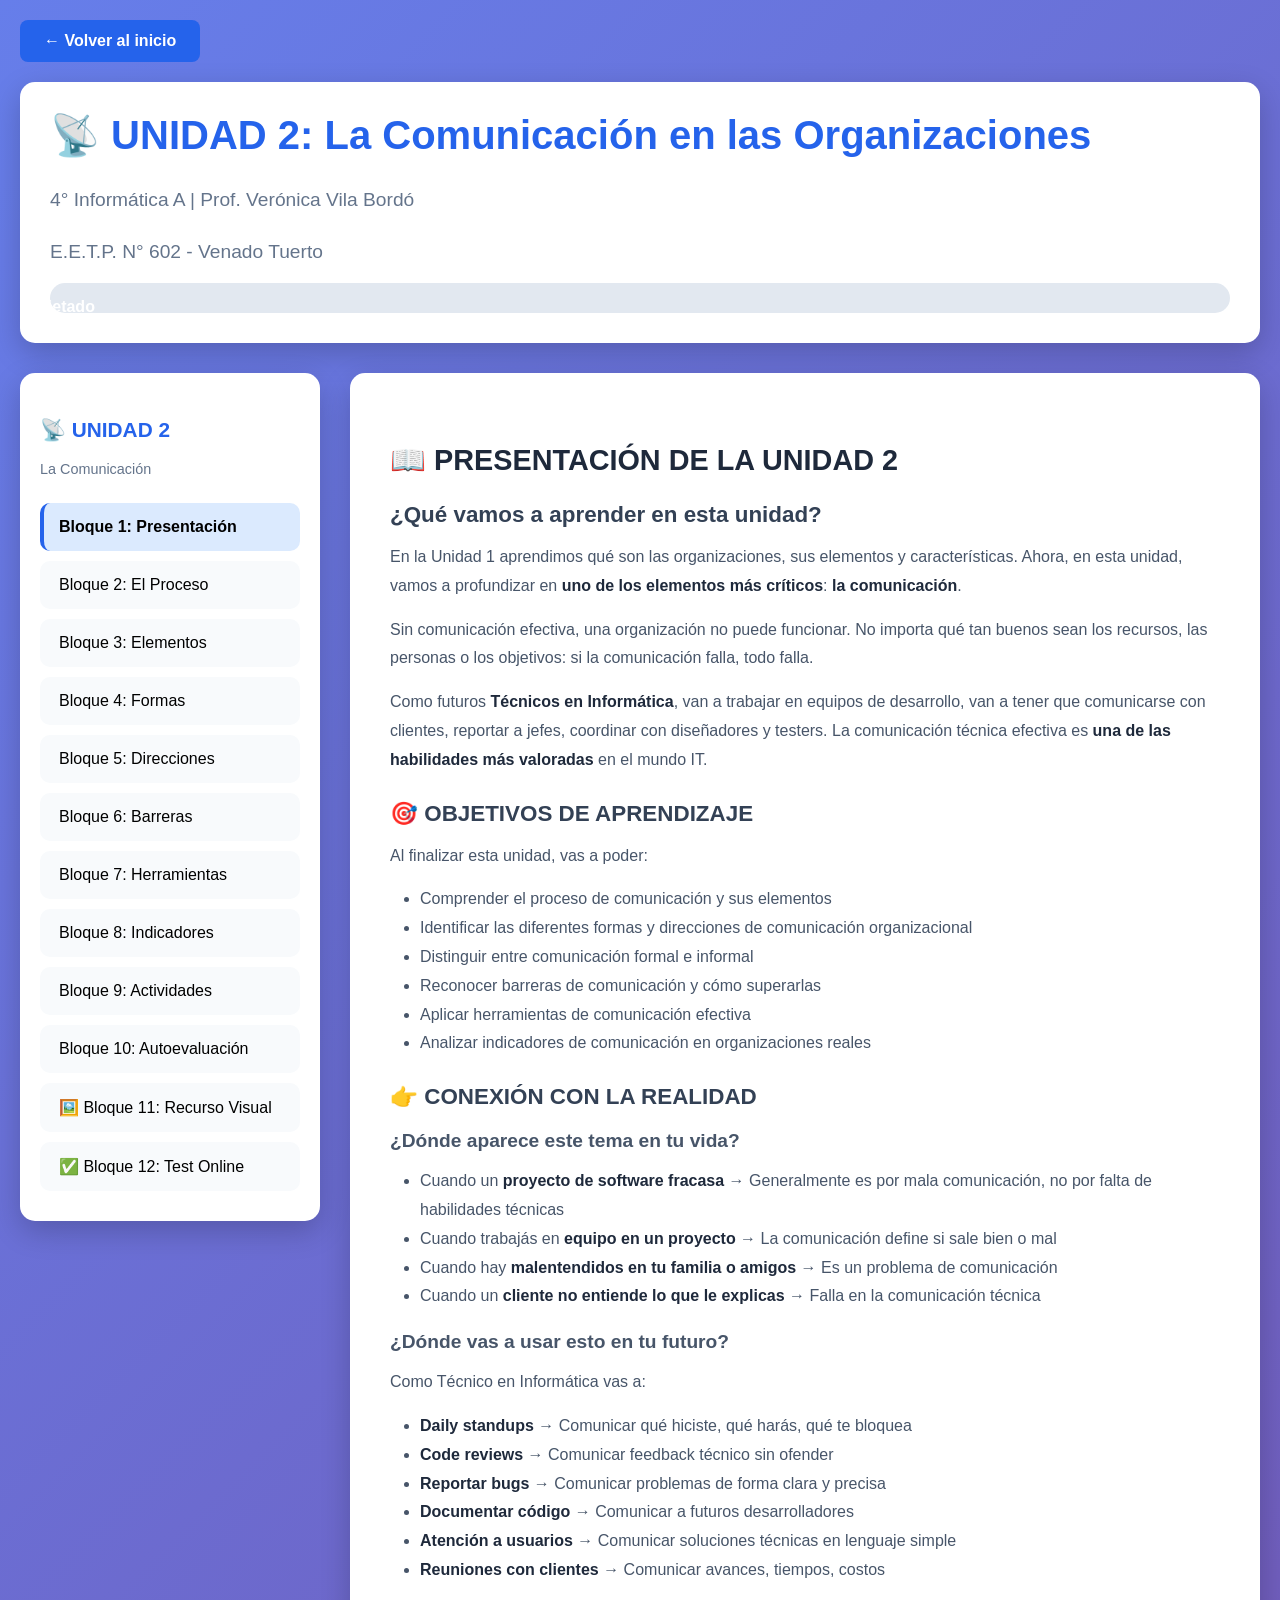
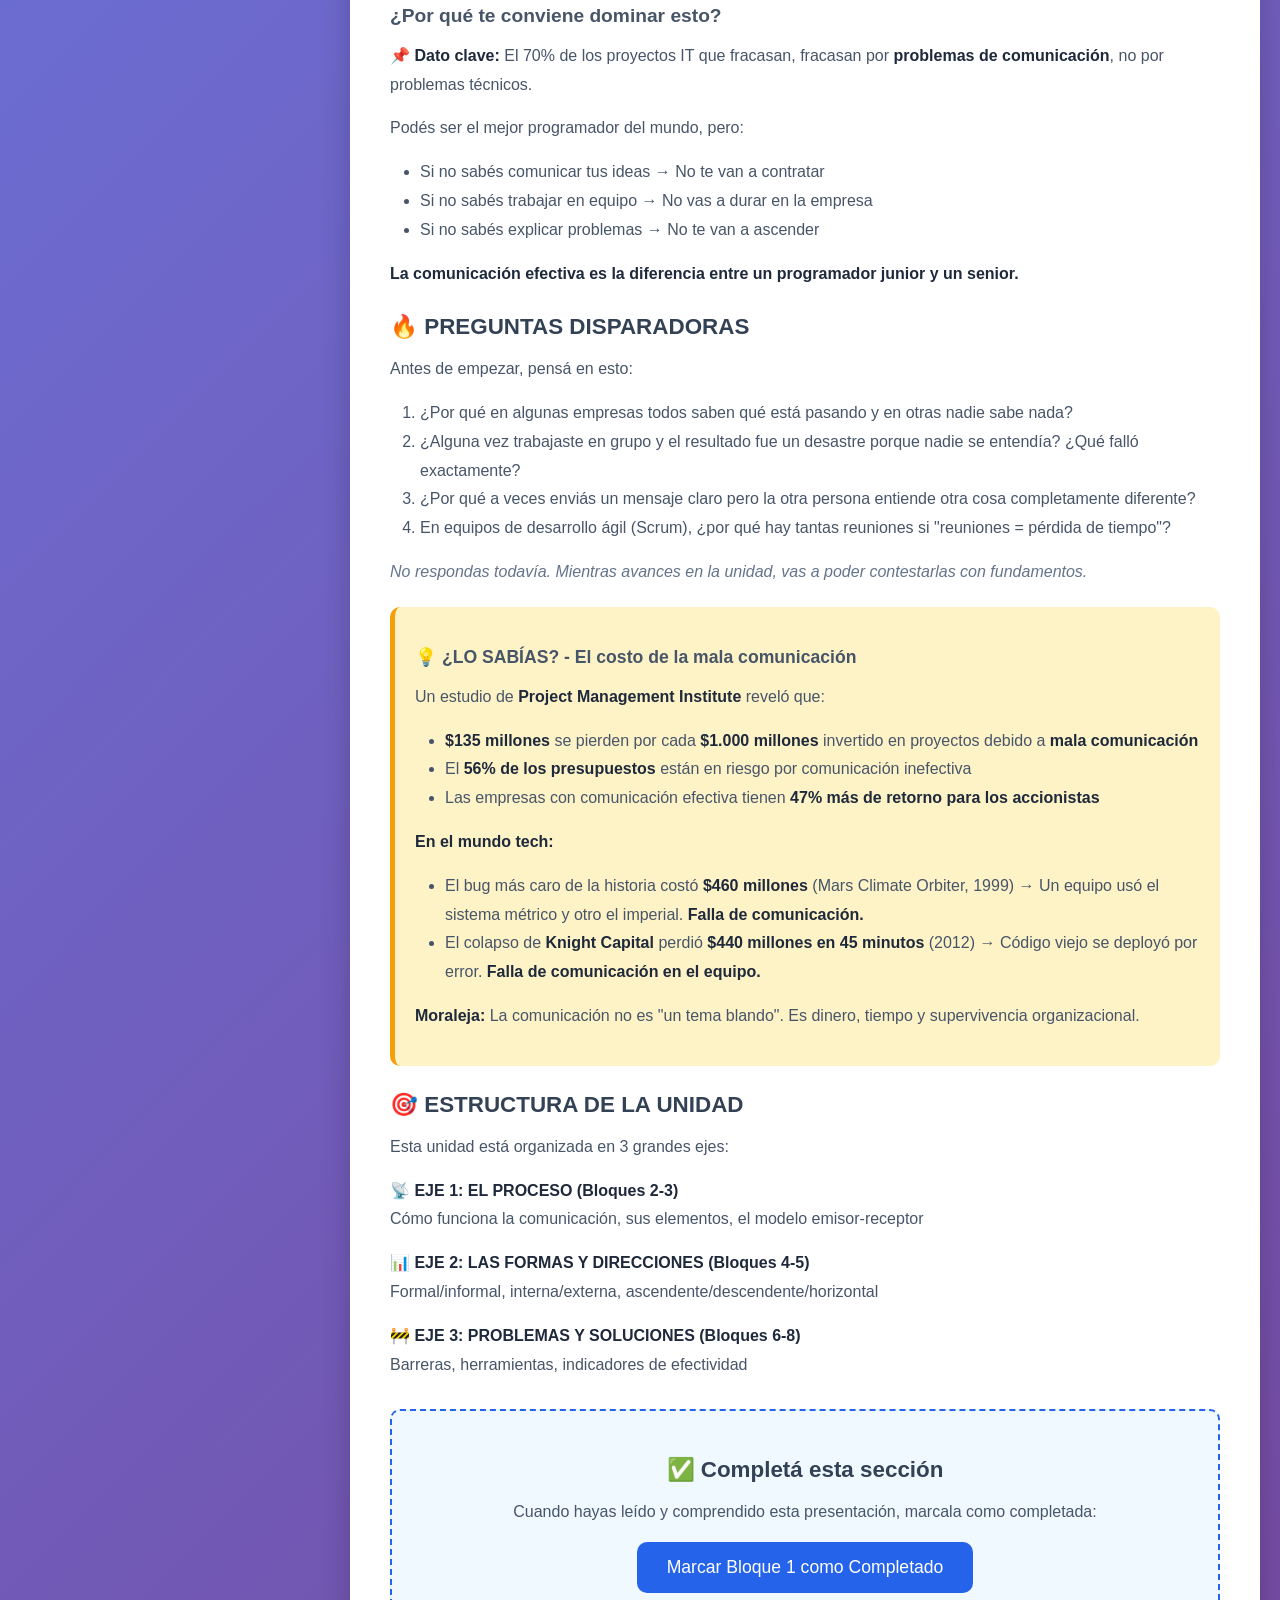
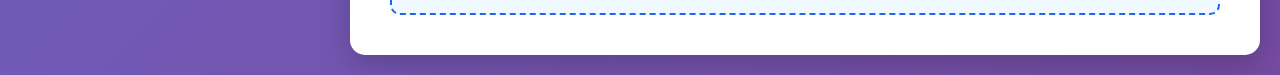
<file: unidad2.html>
<!DOCTYPE html>
<html lang="es">
<head>
    <meta charset="UTF-8">
    <meta name="viewport" content="width=device-width, initial-scale=1.0">
    <title>Unidad 2: La Comunicación | Fundamentos de Gestión 2026</title>
    <link rel="stylesheet" href="styles.css">
</head>
<body>
    <div class="container">
        <a href="index.html" class="back-button">← Volver al inicio</a>

        <div class="header">
            <h1>📡 UNIDAD 2: La Comunicación en las Organizaciones</h1>
            <h2>4° Informática A | Prof. Verónica Vila Bordó</h2>
            <h2>E.E.T.P. N° 602 - Venado Tuerto</h2>
            
            <div class="progress-bar">
                <div class="progress-fill" id="progressBar">0% completado</div>
            </div>
        </div>

        <div class="main-content">
            <div class="sidebar">
                <h3>📡 UNIDAD 2</h3>
                <p class="unit-title">La Comunicación</p>
                
                <div class="nav-item active" onclick="showBlock(1)">Bloque 1: Presentación</div>
                <div class="nav-item" onclick="showBlock(2)">Bloque 2: El Proceso</div>
                <div class="nav-item" onclick="showBlock(3)">Bloque 3: Elementos</div>
                <div class="nav-item" onclick="showBlock(4)">Bloque 4: Formas</div>
                <div class="nav-item" onclick="showBlock(5)">Bloque 5: Direcciones</div>
                <div class="nav-item" onclick="showBlock(6)">Bloque 6: Barreras</div>
                <div class="nav-item" onclick="showBlock(7)">Bloque 7: Herramientas</div>
                <div class="nav-item" onclick="showBlock(8)">Bloque 8: Indicadores</div>
                <div class="nav-item" onclick="showBlock(9)">Bloque 9: Actividades</div>
                <div class="nav-item" onclick="showBlock(10)">Bloque 10: Autoevaluación</div>
                <div class="nav-item" onclick="showBlock(11)">🖼️ Bloque 11: Recurso Visual</div>
                <div class="nav-item" onclick="showBlock(12)">✅ Bloque 12: Test Online</div>
            </div>

            <div class="content-area">
                
                <!-- ============================================ -->
                <!-- BLOQUE 1: PRESENTACIÓN -->
                <!-- ============================================ -->
                <div class="content-block active" id="block1">
                    <h2>📖 PRESENTACIÓN DE LA UNIDAD 2</h2>
                    
                    <h3>¿Qué vamos a aprender en esta unidad?</h3>
                    <p>En la Unidad 1 aprendimos qué son las organizaciones, sus elementos y características. Ahora, en esta unidad, vamos a profundizar en <strong>uno de los elementos más críticos</strong>: <strong>la comunicación</strong>.</p>
                    
                    <p>Sin comunicación efectiva, una organización no puede funcionar. No importa qué tan buenos sean los recursos, las personas o los objetivos: si la comunicación falla, todo falla.</p>
                    
                    <p>Como futuros <strong>Técnicos en Informática</strong>, van a trabajar en equipos de desarrollo, van a tener que comunicarse con clientes, reportar a jefes, coordinar con diseñadores y testers. La comunicación técnica efectiva es <strong>una de las habilidades más valoradas</strong> en el mundo IT.</p>

                    <h3>🎯 OBJETIVOS DE APRENDIZAJE</h3>
                    <p>Al finalizar esta unidad, vas a poder:</p>
                    <ul>
                        <li>Comprender el proceso de comunicación y sus elementos</li>
                        <li>Identificar las diferentes formas y direcciones de comunicación organizacional</li>
                        <li>Distinguir entre comunicación formal e informal</li>
                        <li>Reconocer barreras de comunicación y cómo superarlas</li>
                        <li>Aplicar herramientas de comunicación efectiva</li>
                        <li>Analizar indicadores de comunicación en organizaciones reales</li>
                    </ul>

                    <h3>👉 CONEXIÓN CON LA REALIDAD</h3>
                    
                    <h4>¿Dónde aparece este tema en tu vida?</h4>
                    <ul>
                        <li>Cuando un <strong>proyecto de software fracasa</strong> → Generalmente es por mala comunicación, no por falta de habilidades técnicas</li>
                        <li>Cuando trabajás en <strong>equipo en un proyecto</strong> → La comunicación define si sale bien o mal</li>
                        <li>Cuando hay <strong>malentendidos en tu familia o amigos</strong> → Es un problema de comunicación</li>
                        <li>Cuando un <strong>cliente no entiende lo que le explicas</strong> → Falla en la comunicación técnica</li>
                    </ul>

                    <h4>¿Dónde vas a usar esto en tu futuro?</h4>
                    <p>Como Técnico en Informática vas a:</p>
                    <ul>
                        <li><strong>Daily standups</strong> → Comunicar qué hiciste, qué harás, qué te bloquea</li>
                        <li><strong>Code reviews</strong> → Comunicar feedback técnico sin ofender</li>
                        <li><strong>Reportar bugs</strong> → Comunicar problemas de forma clara y precisa</li>
                        <li><strong>Documentar código</strong> → Comunicar a futuros desarrolladores</li>
                        <li><strong>Atención a usuarios</strong> → Comunicar soluciones técnicas en lenguaje simple</li>
                        <li><strong>Reuniones con clientes</strong> → Comunicar avances, tiempos, costos</li>
                    </ul>

                    <h4>¿Por qué te conviene dominar esto?</h4>
                    <p>📌 <strong>Dato clave:</strong> El 70% de los proyectos IT que fracasan, fracasan por <strong>problemas de comunicación</strong>, no por problemas técnicos.</p>
                    
                    <p>Podés ser el mejor programador del mundo, pero:</p>
                    <ul>
                        <li>Si no sabés comunicar tus ideas → No te van a contratar</li>
                        <li>Si no sabés trabajar en equipo → No vas a durar en la empresa</li>
                        <li>Si no sabés explicar problemas → No te van a ascender</li>
                    </ul>
                    
                    <p><strong>La comunicación efectiva es la diferencia entre un programador junior y un senior.</strong></p>

                    <h3>🔥 PREGUNTAS DISPARADORAS</h3>
                    <p>Antes de empezar, pensá en esto:</p>
                    <ol>
                        <li>¿Por qué en algunas empresas todos saben qué está pasando y en otras nadie sabe nada?</li>
                        <li>¿Alguna vez trabajaste en grupo y el resultado fue un desastre porque nadie se entendía? ¿Qué falló exactamente?</li>
                        <li>¿Por qué a veces enviás un mensaje claro pero la otra persona entiende otra cosa completamente diferente?</li>
                        <li>En equipos de desarrollo ágil (Scrum), ¿por qué hay tantas reuniones si "reuniones = pérdida de tiempo"?</li>
                    </ol>
                    
                    <p><em>No respondas todavía. Mientras avances en la unidad, vas a poder contestarlas con fundamentos.</em></p>

                    <div class="info-box sabias">
                        <h4>💡 ¿LO SABÍAS? - El costo de la mala comunicación</h4>
                        <p>Un estudio de <strong>Project Management Institute</strong> reveló que:</p>
                        <ul>
                            <li><strong>$135 millones</strong> se pierden por cada <strong>$1.000 millones</strong> invertido en proyectos debido a <strong>mala comunicación</strong></li>
                            <li>El <strong>56% de los presupuestos</strong> están en riesgo por comunicación inefectiva</li>
                            <li>Las empresas con comunicación efectiva tienen <strong>47% más de retorno para los accionistas</strong></li>
                        </ul>
                        
                        <p><strong>En el mundo tech:</strong></p>
                        <ul>
                            <li>El bug más caro de la historia costó <strong>$460 millones</strong> (Mars Climate Orbiter, 1999) → Un equipo usó el sistema métrico y otro el imperial. <strong>Falla de comunicación.</strong></li>
                            <li>El colapso de <strong>Knight Capital</strong> perdió <strong>$440 millones en 45 minutos</strong> (2012) → Código viejo se deployó por error. <strong>Falla de comunicación en el equipo.</strong></li>
                        </ul>
                        
                        <p><strong>Moraleja:</strong> La comunicación no es "un tema blando". Es dinero, tiempo y supervivencia organizacional.</p>
                    </div>

                    <h3>🎯 ESTRUCTURA DE LA UNIDAD</h3>
                    <p>Esta unidad está organizada en 3 grandes ejes:</p>
                    
                    <p><strong>📡 EJE 1: EL PROCESO (Bloques 2-3)</strong><br>
                    Cómo funciona la comunicación, sus elementos, el modelo emisor-receptor</p>
                    
                    <p><strong>📊 EJE 2: LAS FORMAS Y DIRECCIONES (Bloques 4-5)</strong><br>
                    Formal/informal, interna/externa, ascendente/descendente/horizontal</p>
                    
                    <p><strong>🚧 EJE 3: PROBLEMAS Y SOLUCIONES (Bloques 6-8)</strong><br>
                    Barreras, herramientas, indicadores de efectividad</p>

                    <div class="complete-section">
                        <h3>✅ Completá esta sección</h3>
                        <p>Cuando hayas leído y comprendido esta presentación, marcala como completada:</p>
                        <button onclick="markComplete(1)">Marcar Bloque 1 como Completado</button>
                    </div>
                </div>

                <!-- ============================================ -->
                <!-- BLOQUE 2: EL PROCESO DE COMUNICACIÓN -->
                <!-- ============================================ -->
                <div class="content-block" id="block2">
                    <h2>🔄 EL PROCESO DE COMUNICACIÓN</h2>
                    
                    <span class="tag green">🟢 IMPRESCINDIBLE</span>
                    
                    <h3>¿Qué es la comunicación?</h3>
                    <p><strong>La comunicación es el proceso mediante el cual se transmite información, ideas, emociones o mensajes entre dos o más personas, con la intención de generar una comprensión común.</strong></p>
                    
                    <p>No es simplemente "hablar" o "escribir". Es un <strong>proceso complejo</strong> donde:</p>
                    <ul>
                        <li>Se construyen significados</li>
                        <li>Se comparten sentidos</li>
                        <li>Se negocian interpretaciones</li>
                        <li>Se coordinan acciones</li>
                    </ul>

                    <h3>El modelo clásico de comunicación</h3>
                    <p>El modelo más utilizado para entender la comunicación organizacional tiene <strong>7 elementos básicos</strong>:</p>
                    
                    <div style="background: #f8fafc; padding: 20px; border-radius: 10px; margin: 20px 0; font-family: monospace; font-size: 0.9em;">
                        EMISOR → CODIFICACIÓN → MENSAJE → CANAL → DECODIFICACIÓN → RECEPTOR<br>
                        &nbsp;&nbsp;&nbsp;&nbsp;&nbsp;&nbsp;&nbsp;&nbsp;&nbsp;&nbsp;&nbsp;↑&nbsp;&nbsp;&nbsp;&nbsp;&nbsp;&nbsp;&nbsp;&nbsp;&nbsp;&nbsp;&nbsp;&nbsp;&nbsp;&nbsp;&nbsp;&nbsp;&nbsp;&nbsp;&nbsp;&nbsp;&nbsp;&nbsp;&nbsp;&nbsp;&nbsp;&nbsp;&nbsp;&nbsp;&nbsp;&nbsp;&nbsp;&nbsp;&nbsp;&nbsp;&nbsp;&nbsp;&nbsp;&nbsp;&nbsp;&nbsp;&nbsp;&nbsp;&nbsp;&nbsp;&nbsp;&nbsp;&nbsp;&nbsp;&nbsp;&nbsp;&nbsp;&nbsp;&nbsp;&nbsp;&nbsp;&nbsp;&nbsp;&nbsp;&nbsp;&nbsp;&nbsp;&nbsp;&nbsp;&nbsp;&nbsp;&nbsp;&nbsp;&nbsp;&nbsp;&nbsp;&nbsp;&nbsp;&nbsp;&nbsp;&nbsp;↓<br>
                        &nbsp;&nbsp;&nbsp;&nbsp;&nbsp;&nbsp;&nbsp;&nbsp;&nbsp;&nbsp;&nbsp;└─────────────── RETROALIMENTACIÓN ──────────────────┘<br>
                        &nbsp;&nbsp;&nbsp;&nbsp;&nbsp;&nbsp;&nbsp;&nbsp;&nbsp;&nbsp;&nbsp;&nbsp;&nbsp;&nbsp;&nbsp;&nbsp;&nbsp;&nbsp;&nbsp;&nbsp;&nbsp;&nbsp;&nbsp;&nbsp;&nbsp;&nbsp;&nbsp;&nbsp;(atravesado por RUIDO)
                    </div>

                    <h3>📌 ELEMENTO 1: EMISOR (Fuente)</h3>
                    <p><strong>Es quien inicia la comunicación, tiene una intención y quiere transmitir un mensaje.</strong></p>
                    
                    <p><strong>Características:</strong></p>
                    <ul>
                        <li>Tiene información, ideas o necesidades que comunicar</li>
                        <li>Decide QUÉ comunicar y CÓMO hacerlo</li>
                        <li>Es responsable de que el mensaje sea claro</li>
                    </ul>
                    
                    <p><strong>Ejemplos en una empresa de software:</strong></p>
                    <ul>
                        <li>El <strong>Product Owner</strong> que comunica los requerimientos del cliente</li>
                        <li>El <strong>Tech Lead</strong> que explica la arquitectura del sistema</li>
                        <li>El <strong>Tester</strong> que reporta un bug</li>
                        <li>El <strong>Developer</strong> que documenta su código</li>
                    </ul>

                    <h3>📌 ELEMENTO 2: CODIFICACIÓN</h3>
                    <p><strong>Es el proceso de convertir las ideas en un mensaje comprensible usando símbolos, palabras, gestos o imágenes.</strong></p>
                    
                    <p>El emisor debe elegir:</p>
                    <ul>
                        <li><strong>El lenguaje:</strong> ¿técnico o simple? ¿castellano o inglés?</li>
                        <li><strong>El formato:</strong> ¿texto, diagrama, video, código?</li>
                        <li><strong>El tono:</strong> ¿formal o informal? ¿urgente o tranquilo?</li>
                    </ul>
                    
                    <p><strong>Ejemplo:</strong></p>
                    <p><strong>Idea en la mente del emisor:</strong> "Hay un error crítico en producción que está afectando a los usuarios"</p>
                    
                    <p><strong>Codificación MALA:</strong><br>
                    "Che, parece que hay un temita en prod"</p>
                    
                    <p><strong>Codificación BUENA:</strong><br>
                    "🔴 CRÍTICO: Error 500 en endpoint /payment afectando 100% usuarios. Servidor caído desde las 14:30hs. Requiere atención inmediata."</p>

                    <h3>📌 ELEMENTO 3: MENSAJE</h3>
                    <p><strong>Es el contenido de la información que se transmite.</strong></p>
                    
                    <p>Puede ser:</p>
                    <ul>
                        <li><strong>Verbal:</strong> palabras habladas o escritas</li>
                        <li><strong>No verbal:</strong> gestos, expresiones faciales, tono de voz</li>
                        <li><strong>Visual:</strong> diagramas, gráficos, código, pantallazos</li>
                    </ul>
                    
                    <p><strong>Componentes del mensaje:</strong></p>
                    <ul>
                        <li><strong>Contenido:</strong> QUÉ se dice</li>
                        <li><strong>Forma:</strong> CÓMO se dice</li>
                        <li><strong>Contexto:</strong> CUÁNDO y DÓNDE se dice</li>
                    </ul>
                    
                    <p><strong>Importante:</strong> El mensaje NO es solo lo que decimos, sino también:</p>
                    <ul>
                        <li>Cómo lo decimos</li>
                        <li>Cuándo lo decimos</li>
                        <li>Qué NO decimos</li>
                    </ul>

                    <h3>📌 ELEMENTO 4: CANAL (Medio)</h3>
                    <p><strong>Es el medio físico o digital por el cual viaja el mensaje.</strong></p>
                    
                    <p><strong>Canales en organizaciones:</strong></p>
                    
                    <p><strong>Orales/Verbales:</strong></p>
                    <ul>
                        <li>Reuniones presenciales</li>
                        <li>Llamadas telefónicas</li>
                        <li>Videollamadas (Zoom, Meet, Teams)</li>
                        <li>Conversaciones informales</li>
                    </ul>
                    
                    <p><strong>Escritos:</strong></p>
                    <ul>
                        <li>Emails</li>
                        <li>Slack / Discord / WhatsApp</li>
                        <li>Documentación (Confluence, Notion)</li>
                        <li>Tickets (Jira, Trello)</li>
                        <li>Code comments</li>
                    </ul>
                    
                    <p><strong>Visuales:</strong></p>
                    <ul>
                        <li>Diagramas (UML, ERD)</li>
                        <li>Presentaciones (PPT)</li>
                        <li>Dashboards</li>
                        <li>Wireframes / Mockups</li>
                    </ul>
                    
                    <p><strong>La elección del canal es CRÍTICA:</strong></p>
                    
                    <table>
                        <tr>
                            <th>SITUACIÓN</th>
                            <th>CANAL CORRECTO</th>
                            <th>CANAL INCORRECTO</th>
                        </tr>
                        <tr>
                            <td>Bug crítico en producción</td>
                            <td>Llamada + Slack urgente</td>
                            <td>Email</td>
                        </tr>
                        <tr>
                            <td>Feedback de code review</td>
                            <td>Comentario en PR + videocall si es complejo</td>
                            <td>WhatsApp personal</td>
                        </tr>
                        <tr>
                            <td>Decisión arquitectónica</td>
                            <td>Reunión + documento escrito</td>
                            <td>Solo oral (se olvida)</td>
                        </tr>
                        <tr>
                            <td>Daily standup</td>
                            <td>Videocall 15 min</td>
                            <td>Email largo</td>
                        </tr>
                    </table>

                    <h3>📌 ELEMENTO 5: DECODIFICACIÓN</h3>
                    <p><strong>Es el proceso mediante el cual el receptor interpreta y da sentido al mensaje.</strong></p>
                    
                    <p>El receptor:</p>
                    <ul>
                        <li>Recibe el mensaje</li>
                        <li>Lo interpreta según su contexto, experiencia y conocimientos</li>
                        <li>Le da un significado</li>
                    </ul>
                    
                    <div class="info-box trampa">
                        <h4>⚠️ PROBLEMA</h4>
                        <p>El significado que el receptor le da NO siempre coincide con la intención del emisor.</p>
                    </div>
                    
                    <p><strong>Ejemplo:</strong></p>
                    <p><strong>Emisor dice:</strong> "Este código necesita refactoring"</p>
                    
                    <p><strong>Receptor puede entender:</strong></p>
                    <ul>
                        <li>✅ "Está funcionando pero podría ser más limpio" (correcto)</li>
                        <li>❌ "Mi código es una porquería" (incorrecto, se ofende)</li>
                        <li>❌ "Tengo que reescribir todo ya" (incorrecto, pánico innecesario)</li>
                    </ul>
                    
                    <p><strong>La decodificación depende de:</strong></p>
                    <ul>
                        <li>Conocimiento técnico del receptor</li>
                        <li>Estado emocional</li>
                        <li>Contexto cultural</li>
                        <li>Experiencias previas</li>
                        <li>Relación con el emisor</li>
                    </ul>

                    <h3>📌 ELEMENTO 6: RECEPTOR (Destinatario)</h3>
                    <p><strong>Es quien recibe el mensaje y lo interpreta.</strong></p>
                    
                    <p><strong>Responsabilidades del receptor:</strong></p>
                    <ul>
                        <li>Prestar atención</li>
                        <li>Interpretar correctamente</li>
                        <li>Pedir aclaraciones si algo no está claro</li>
                        <li>Dar retroalimentación</li>
                    </ul>
                    
                    <p><strong>En organizaciones hay distintos tipos de receptores:</strong></p>
                    <ul>
                        <li><strong>Directos:</strong> A quienes va dirigido el mensaje</li>
                        <li><strong>Indirectos:</strong> Reciben copia o se enteran después</li>
                        <li><strong>Público:</strong> Cuando la comunicación es abierta</li>
                    </ul>

                    <h3>📌 ELEMENTO 7: RETROALIMENTACIÓN (Feedback)</h3>
                    <p><strong>Es la respuesta del receptor al emisor, cerrando el ciclo de comunicación.</strong></p>
                    
                    <p>Sin retroalimentación, NO sabemos si:</p>
                    <ul>
                        <li>El mensaje llegó</li>
                        <li>Fue comprendido</li>
                        <li>Fue aceptado</li>
                        <li>Generó la acción deseada</li>
                    </ul>
                    
                    <p><strong>Tipos de retroalimentación:</strong></p>
                    
                    <p><strong>Inmediata:</strong></p>
                    <ul>
                        <li>Respuesta en la conversación</li>
                        <li>Reacción en Slack</li>
                        <li>Pregunta de aclaración</li>
                    </ul>
                    
                    <p><strong>Diferida:</strong></p>
                    <ul>
                        <li>Email de respuesta horas después</li>
                        <li>Acción tomada días después</li>
                        <li>Resultados a largo plazo</li>
                    </ul>
                    
                    <p><strong>Verbal:</strong></p>
                    <ul>
                        <li>"Entendido"</li>
                        <li>"Ok, lo hago"</li>
                        <li>"No me queda claro esto..."</li>
                    </ul>
                    
                    <p><strong>No verbal:</strong></p>
                    <ul>
                        <li>Asentir con la cabeza</li>
                        <li>Expresión de confusión</li>
                        <li>Ignorar el mensaje (también es feedback)</li>
                    </ul>

                    <h3>🚧 RUIDO / INTERFERENCIA</h3>
                    <p><strong>Es cualquier elemento que distorsiona o impide la comunicación efectiva.</strong></p>
                    
                    <p><strong>Tipos de ruido:</strong></p>
                    
                    <p><strong>1. RUIDO FÍSICO:</strong></p>
                    <ul>
                        <li>Mala conexión de internet en videocall</li>
                        <li>Ruido ambiental en la oficina</li>
                        <li>Servidor caído que no deja enviar mensajes</li>
                    </ul>
                    
                    <p><strong>2. RUIDO SEMÁNTICO:</strong></p>
                    <ul>
                        <li>Uso de jerga técnica que el otro no entiende</li>
                        <li>Términos ambiguos</li>
                        <li>Idiomas diferentes</li>
                    </ul>
                    
                    <p><strong>3. RUIDO PSICOLÓGICO:</strong></p>
                    <ul>
                        <li>Prejuicios ("este siempre se equivoca")</li>
                        <li>Estado emocional ("estoy enojado, no escucho")</li>
                        <li>Distracciones mentales</li>
                    </ul>
                    
                    <p><strong>4. RUIDO ORGANIZACIONAL:</strong></p>
                    <ul>
                        <li>Demasiados canales de comunicación</li>
                        <li>Información contradictoria</li>
                        <li>Falta de contexto</li>
                    </ul>

                    <div class="info-box sabias">
                        <h4>💡 ¿LO SABÍAS? - El caso del Mars Climate Orbiter</h4>
                        <p>En 1999, la NASA perdió una nave espacial de <strong>$125 millones</strong> por un error de comunicación aparentemente "tonto":</p>
                        <ul>
                            <li><strong>Equipo A</strong> (Lockheed Martin) programó el software usando <strong>unidades imperiales</strong> (libras-fuerza)</li>
                            <li><strong>Equipo B</strong> (NASA) esperaba recibir datos en <strong>unidades métricas</strong> (newtons)</li>
                            <li>Nadie comunicó claramente qué sistema de medición usaban</li>
                            <li>La nave se estrelló contra Marte</li>
                        </ul>
                        
                        <p><strong>Lecciones:</strong></p>
                        <ol>
                            <li>Nunca asumas que "es obvio"</li>
                            <li>Documenta TODO</li>
                            <li>Valida que el receptor entendió correctamente</li>
                            <li>Los errores de comunicación tienen consecuencias REALES</li>
                        </ol>
                    </div>

                    <div class="info-box trampa">
                        <h4>⚠️ TRAMPA TÍPICA #1</h4>
                        <p><strong>ERROR COMÚN:</strong> "Si yo dije algo claramente, ya comuniqué bien"</p>
                        <p><strong>REALIDAD:</strong> La comunicación NO se mide por lo que decís, sino por <strong>lo que el otro entiende</strong>.</p>
                        <p>Podés explicar algo "perfectamente" desde tu perspectiva, pero si el otro no entendió, <strong>la comunicación falló</strong>.</p>
                        <p><strong>Responsabilidad:</strong> La comunicación efectiva es <strong>50% del emisor</strong> (expresarse bien) y <strong>50% del receptor</strong> (escuchar activamente), PERO el emisor tiene la responsabilidad de <strong>asegurarse</strong> de que fue comprendido.</p>
                    </div>

                    <h3>📦 CHECKLIST - Proceso de Comunicación</h3>
                    <p>Marcá lo que ya dominás:</p>
                    
                    <div class="checkbox-item" onclick="toggleCheck(this)">
                        <input type="checkbox"> Los 7 elementos del proceso
                    </div>
                    <div class="checkbox-item" onclick="toggleCheck(this)">
                        <input type="checkbox"> Emisor y su responsabilidad
                    </div>
                    <div class="checkbox-item" onclick="toggleCheck(this)">
                        <input type="checkbox"> Codificación efectiva
                    </div>
                    <div class="checkbox-item" onclick="toggleCheck(this)">
                        <input type="checkbox"> Tipos de mensajes
                    </div>
                    <div class="checkbox-item" onclick="toggleCheck(this)">
                        <input type="checkbox"> Elección del canal correcto
                    </div>
                    <div class="checkbox-item" onclick="toggleCheck(this)">
                        <input type="checkbox"> Decodificación e interpretación
                    </div>
                    <div class="checkbox-item" onclick="toggleCheck(this)">
                        <input type="checkbox"> Receptor y retroalimentación
                    </div>
                    <div class="checkbox-item" onclick="toggleCheck(this)">
                        <input type="checkbox"> Tipos de ruido
                    </div>
                    <div class="checkbox-item" onclick="toggleCheck(this)">
                        <input type="checkbox"> Caso Mars Climate Orbiter
                    </div>
                    <div class="checkbox-item" onclick="toggleCheck(this)">
                        <input type="checkbox"> Comunicación = lo que el otro entiende
                    </div>

                    <div class="complete-section">
                        <h3>✅ Completá esta sección</h3>
                        <button onclick="markComplete(2)">Marcar Bloque 2 como Completado</button>
                    </div>
                </div>

                <!-- ============================================ -->
                <!-- BLOQUE 3: ELEMENTOS EN PROFUNDIDAD -->
                <!-- ============================================ -->
                <div class="content-block" id="block3">
                    <h2>🔍 ELEMENTOS EN PROFUNDIDAD</h2>
                    
                    <span class="tag yellow">🟡 IMPORTANTE</span>
                    
                    <p>En el bloque anterior vimos los 7 elementos del proceso. Ahora vamos a profundizar en aspectos críticos de cada uno.</p>

                    <h3>La importancia de la INTENCIÓN comunicativa</h3>
                    <p><strong>Toda comunicación tiene una intención:</strong></p>
                    <ul>
                        <li><strong>Informar:</strong> "El deploy es mañana a las 10hs"</li>
                        <li><strong>Persuadir:</strong> "Deberíamos usar React en lugar de Angular"</li>
                        <li><strong>Ordenar:</strong> "Necesito que corrijas este bug antes del viernes"</li>
                        <li><strong>Consultar:</strong> "¿Qué te parece este approach?"</li>
                        <li><strong>Expresar emociones:</strong> "Estoy frustrado con este código legacy"</li>
                    </ul>
                    
                    <div class="info-box trampa">
                        <h4>⚠️ PROBLEMA</h4>
                        <p>A veces la intención NO coincide con el mensaje enviado.</p>
                    </div>
                    
                    <p><strong>Ejemplo:</strong></p>
                    <p><strong>Intención:</strong> Ayudar al compañero a mejorar su código</p>
                    <p><strong>Mensaje enviado:</strong> "Este código es horrible, reescribilo"</p>
                    <p><strong>Receptor entiende:</strong> "Soy un mal programador, me están atacando"</p>
                    <p><strong>Resultado:</strong> Conflicto en lugar de mejora</p>

                    <h3>Codificación efectiva en IT</h3>
                    <p>En el mundo tech, codificar mensajes implica elegir:</p>
                    
                    <p><strong>1. Nivel de detalle técnico</strong></p>
                    
                    <table>
                        <tr>
                            <th>RECEPTOR</th>
                            <th>CODIFICACIÓN</th>
                        </tr>
                        <tr>
                            <td>Developer senior</td>
                            <td>"El algoritmo de búsqueda tiene complejidad O(n²), optimizalo a O(n log n)"</td>
                        </tr>
                        <tr>
                            <td>Cliente no técnico</td>
                            <td>"La búsqueda es lenta cuando hay muchos datos. Vamos a mejorarla"</td>
                        </tr>
                        <tr>
                            <td>Manager</td>
                            <td>"Identificamos un cuello de botella de performance. Solución: 3 días"</td>
                        </tr>
                    </table>
                    
                    <p><strong>2. Formato del mensaje</strong></p>
                    <ul>
                        <li><strong>Bug report:</strong> Título + pasos para reproducir + expected vs actual + screenshots</li>
                        <li><strong>Feature request:</strong> User story + acceptance criteria + mockups</li>
                        <li><strong>Code review:</strong> Comentarios específicos en líneas + sugerencias constructivas</li>
                        <li><strong>Documentación:</strong> README + ejemplos de uso + API reference</li>
                    </ul>
                    
                    <p><strong>3. Tono y urgencia</strong></p>
                    <div style="background: #f8fafc; padding: 15px; border-radius: 8px; margin: 15px 0;">
                        <p>🔴 CRÍTICO: Producción caída</p>
                        <p>🟡 IMPORTANTE: Bug que afecta funcionalidad</p>
                        <p>🟢 MEJORA: Refactor sugerido</p>
                        <p>💡 IDEA: Feature nueva a considerar</p>
                    </div>

                    <h3>Los canales según el contexto</h3>
                    <span class="tag green">🟢 IMPRESCINDIBLE</span>
                    
                    <p><strong>Reglas de oro:</strong></p>
                    
                    <p><strong>URGENTE + IMPORTANTE = Llamada / videocall</strong></p>
                    <ul>
                        <li>Producción caída</li>
                        <li>Decisión crítica que bloquea a todos</li>
                        <li>Conflicto que necesita resolverse ya</li>
                    </ul>
                    
                    <p><strong>IMPORTANTE + NO URGENTE = Email / documento</strong></p>
                    <ul>
                        <li>Decisiones arquitectónicas</li>
                        <li>Cambios de proceso</li>
                        <li>Documentación de features</li>
                    </ul>
                    
                    <p><strong>RÁPIDO + SINCRÓNICO = Slack / chat</strong></p>
                    <ul>
                        <li>Preguntas rápidas</li>
                        <li>Coordinación del día a día</li>
                        <li>Daily standups asincrónicos</li>
                    </ul>
                    
                    <p><strong>COMPLEJO + REQUIERE ANÁLISIS = Documento + reunión</strong></p>
                    <ul>
                        <li>Propuestas técnicas</li>
                        <li>Retrospectivas</li>
                        <li>Planificación de sprints</li>
                    </ul>

                    <div class="info-box sabias">
                        <h4>💡 ¿LO SABÍAS? - El "remote first" y la sobrecarga de canales</h4>
                        <p>Desde la pandemia, muchas empresas IT se volvieron <strong>remote-first</strong>. Esto generó:</p>
                        
                        <p><strong>ANTES (oficina física):</strong></p>
                        <ul>
                            <li>1 canal principal: conversación cara a cara</li>
                            <li>Backup: email</li>
                        </ul>
                        
                        <p><strong>AHORA (remoto):</strong></p>
                        <ul>
                            <li>Slack (5+ canales por equipo)</li>
                            <li>Email corporativo</li>
                            <li>Zoom/Meet/Teams</li>
                            <li>Jira/Trello/Asana</li>
                            <li>Notion/Confluence</li>
                            <li>GitHub/GitLab</li>
                            <li>WhatsApp "por las dudas"</li>
                        </ul>
                        
                        <p><strong>Resultado:</strong> <strong>"Context switching"</strong> constante = productividad cae 40%</p>
                        
                        <p><strong>Solución:</strong> Empresas exitosas definen <strong>qué canal para qué</strong>:</p>
                        <ul>
                            <li>Slack: conversación del día</li>
                            <li>Email: comunicación formal</li>
                            <li>Jira: tareas y bugs</li>
                            <li>Notion: documentación</li>
                            <li>Zoom: meetings importantes</li>
                            <li>GitHub: todo lo técnico</li>
                        </ul>
                        
                        <p><strong>Moraleja:</strong> Más canales ≠ mejor comunicación. A veces es peor.</p>
                    </div>

                    <h3>Retroalimentación efectiva en equipos de desarrollo</h3>
                    
                    <p><strong>Tipos de feedback en IT:</strong></p>
                    
                    <p><strong>1. FEEDBACK DE PROCESO:</strong></p>
                    <ul>
                        <li>Daily standup: "Ayer hice X, hoy haré Y, me bloquea Z"</li>
                        <li>Retrospectiva: "Qué funcionó, qué mejorar, qué experimentar"</li>
                    </ul>
                    
                    <p><strong>2. FEEDBACK DE CÓDIGO:</strong></p>
                    <ul>
                        <li>Code review: "Este método es muy largo, sugiero extraer esta lógica"</li>
                        <li>Pair programming: Feedback inmediato mientras se codea</li>
                    </ul>
                    
                    <p><strong>3. FEEDBACK DE PRODUCTO:</strong></p>
                    <ul>
                        <li>Demo: Cliente/usuario prueba y da feedback</li>
                        <li>User testing: Observar cómo usan el producto</li>
                    </ul>
                    
                    <p><strong>4. FEEDBACK DE PERFORMANCE:</strong></p>
                    <ul>
                        <li>1:1 con manager: Cómo vas, qué mejorar, objetivos</li>
                        <li>360°: Feedback de peers, jefes, subordinados</li>
                    </ul>

                    <h3>Las 3 C's del feedback efectivo</h3>
                    
                    <p><strong>1. CLARO (Clear)</strong></p>
                    <ul>
                        <li>Específico, no vago</li>
                        <li>Con ejemplos concretos</li>
                        <li>Sobre comportamientos observables</li>
                    </ul>
                    <p>❌ MAL: "Tu código no está bien"<br>
                    ✅ BIEN: "Esta función tiene 200 líneas y hace 5 cosas distintas. Sugiero dividirla en funciones más pequeñas"</p>
                    
                    <p><strong>2. CONSTRUCTIVO (Constructive)</strong></p>
                    <ul>
                        <li>Enfocado en mejorar, no en criticar</li>
                        <li>Ofrece alternativas</li>
                        <li>Resalta también lo positivo</li>
                    </ul>
                    <p>❌ MAL: "Esto está mal"<br>
                    ✅ BIEN: "Este approach funciona pero podría ser más eficiente usando X. Te paso un ejemplo de cómo implementarlo"</p>
                    
                    <p><strong>3. COMPASIVO (Compassionate)</strong></p>
                    <ul>
                        <li>Con empatía</li>
                        <li>Sin ataques personales</li>
                        <li>Reconociendo el esfuerzo</li>
                    </ul>
                    <p>❌ MAL: "¿Cómo se te ocurre hacer esto así?"<br>
                    ✅ BIEN: "Entiendo el approach, y funciona. Te propongo esta alternativa que podría escalar mejor"</p>

                    <div class="info-box trampa">
                        <h4>⚠️ TRAMPA TÍPICA #2</h4>
                        <p><strong>ERROR COMÚN:</strong> "Mandé el mensaje por Slack, el otro es problema del receptor si no lo leyó"</p>
                        <p><strong>REALIDAD:</strong> Si elegiste el canal equivocado, <strong>el problema es tuyo como emisor</strong>.</p>
                        <p><strong>Ejemplo:</strong> Mandaste un mensaje CRÍTICO por Slack a las 3am. La persona lo vio 8 horas después cuando llegó a trabajar. Mientras tanto, producción estuvo caída.</p>
                        <p><strong>¿Quién falló?</strong> El emisor, por no llamar directamente.</p>
                        <p><strong>Regla:</strong> La urgencia del mensaje determina el canal. No al revés.</p>
                    </div>

                    <h3>📦 CHECKLIST - Elementos en Profundidad</h3>
                    <p>Marcá lo que ya dominás:</p>
                    
                    <div class="checkbox-item" onclick="toggleCheck(this)">
                        <input type="checkbox"> Intención comunicativa
                    </div>
                    <div class="checkbox-item" onclick="toggleCheck(this)">
                        <input type="checkbox"> Codificación según receptor
                    </div>
                    <div class="checkbox-item" onclick="toggleCheck(this)">
                        <input type="checkbox"> Formato de mensajes técnicos
                    </div>
                    <div class="checkbox-item" onclick="toggleCheck(this)">
                        <input type="checkbox"> Tono y urgencia
                    </div>
                    <div class="checkbox-item" onclick="toggleCheck(this)">
                        <input type="checkbox"> Urgente+Importante = Llamada
                    </div>
                    <div class="checkbox-item" onclick="toggleCheck(this)">
                        <input type="checkbox"> Context switching
                    </div>
                    <div class="checkbox-item" onclick="toggleCheck(this)">
                        <input type="checkbox"> Tipos de feedback en IT
                    </div>
                    <div class="checkbox-item" onclick="toggleCheck(this)">
                        <input type="checkbox"> Las 3 C's del feedback
                    </div>
                    <div class="checkbox-item" onclick="toggleCheck(this)">
                        <input type="checkbox"> Responsabilidad del emisor en elección de canal
                    </div>

                    <div class="complete-section">
                        <h3>✅ Completá esta sección</h3>
                        <button onclick="markComplete(3)">Marcar Bloque 3 como Completado</button>
                    </div>
                </div>

                <!-- ============================================ -->
                <!-- BLOQUE 4: FORMAS DE COMUNICACIÓN -->
                <!-- ============================================ -->
                <div class="content-block" id="block4">
                    <h2>📊 FORMAS DE COMUNICACIÓN</h2>
                    
                    <span class="tag green">🟢 IMPRESCINDIBLE</span>
                    
                    <p>La comunicación organizacional puede clasificarse según distintos criterios. Conocer estas formas es clave para elegir <strong>cómo comunicar en cada situación</strong>.</p>

                    <h3>POR FORMALIDAD</h3>

                    <h4>COMUNICACIÓN FORMAL</h4>
                    <p><strong>Es la comunicación oficial, documentada y que sigue los canales establecidos por la organización.</strong></p>
                    
                    <p><strong>Características:</strong></p>
                    <ul>
                        <li>Usa canales oficiales</li>
                        <li>Sigue protocolos y normas</li>
                        <li>Queda documentada</li>
                        <li>Tiene validez legal en algunos casos</li>
                    </ul>
                    
                    <p><strong>Ejemplos:</strong></p>
                    <ul>
                        <li>Emails corporativos</li>
                        <li>Memos internos</li>
                        <li>Documentación técnica oficial</li>
                        <li>Pull requests en GitHub</li>
                        <li>Contratos y acuerdos</li>
                        <li>Reportes de progreso</li>
                        <li>Evaluaciones de desempeño</li>
                    </ul>
                    
                    <p><strong>Ventajas:</strong></p>
                    <ul>
                        <li>✅ Claridad y precisión</li>
                        <li>✅ Trazabilidad (queda registro)</li>
                        <li>✅ Reduce malentendidos</li>
                        <li>✅ Validez legal</li>
                    </ul>
                    
                    <p><strong>Desventajas:</strong></p>
                    <ul>
                        <li>❌ Lenta</li>
                        <li>❌ Puede ser burocrática</li>
                        <li>❌ Menos flexible</li>
                        <li>❌ A veces demasiado rígida</li>
                    </ul>

                    <h4>COMUNICACIÓN INFORMAL</h4>
                    <p><strong>Es la comunicación espontánea, no planificada, que surge naturalmente entre las personas.</strong></p>
                    
                    <p><strong>Características:</strong></p>
                    <ul>
                        <li>No sigue jerarquías</li>
                        <li>Es rápida y flexible</li>
                        <li>No queda documentada oficialmente</li>
                        <li>Basada en relaciones personales</li>
                    </ul>
                    
                    <p><strong>Ejemplos:</strong></p>
                    <ul>
                        <li>Conversaciones de pasillo</li>
                        <li>Chats de WhatsApp del equipo</li>
                        <li>Almuerzos juntos</li>
                        <li>Pair programming espontáneo</li>
                        <li>Consultas rápidas en Slack</li>
                        <li>Memes en el canal #random</li>
                    </ul>
                    
                    <p><strong>Ventajas:</strong></p>
                    <ul>
                        <li>✅ Rapidísima</li>
                        <li>✅ Fortalece relaciones</li>
                        <li>✅ Más humana</li>
                        <li>✅ Flexible</li>
                    </ul>
                    
                    <p><strong>Desventajas:</strong></p>
                    <ul>
                        <li>❌ Puede generar rumores</li>
                        <li>❌ No queda registro</li>
                        <li>❌ Menos precisa</li>
                        <li>❌ No tiene validez oficial</li>
                    </ul>

                    <div class="info-box sabias">
                        <h4>💡 ¿LO SABÍAS? - La comunicación informal viaja 3-4 veces más rápido</h4>
                        <p>Estudios organizacionales muestran que:</p>
                        <ul>
                            <li>La comunicación informal viaja <strong>3-4 veces más rápido</strong> que la formal</li>
                            <li>El <strong>75% de la información</strong> en una organización se transmite informalmente</li>
                            <li>Los empleados <strong>confían más</strong> en información informal que en comunicados oficiales (cuando hay contradicción)</li>
                        </ul>
                        
                        <p><strong>Ejemplo real:</strong></p>
                        <p>Una empresa anuncia formalmente "No habrá despidos este año".</p>
                        <p>Pero informalmente circula: "Los managers están en reuniones cerradas urgentes".</p>
                        <p><strong>¿Qué se cree?</strong> Lo informal.</p>
                        
                        <p><strong>Lección:</strong> La comunicación informal NO se puede eliminar. Hay que aprovecharla positivamente y asegurarse de que la formal sea <strong>creíble y consistente</strong>.</p>
                    </div>

                    <h3>POR ALCANCE</h3>

                    <h4>COMUNICACIÓN INTERNA</h4>
                    <p><strong>Es la que ocurre dentro de la organización, entre sus miembros.</strong></p>
                    
                    <p><strong>Ejemplos:</strong></p>
                    <ul>
                        <li>Daily standup del equipo</li>
                        <li>Slack interno</li>
                        <li>Email entre colaboradores</li>
                        <li>Reuniones de equipo</li>
                        <li>Retrospectivas</li>
                        <li>All-hands meetings</li>
                        <li>Newsletter interno</li>
                    </ul>
                    
                    <p><strong>Objetivos:</strong></p>
                    <ul>
                        <li>Coordinar tareas</li>
                        <li>Compartir información</li>
                        <li>Alinear al equipo</li>
                        <li>Resolver problemas</li>
                        <li>Construir cultura</li>
                    </ul>

                    <h4>COMUNICACIÓN EXTERNA</h4>
                    <p><strong>Es la que se dirige a personas u organizaciones fuera de la empresa.</strong></p>
                    
                    <p><strong>Ejemplos:</strong></p>
                    <ul>
                        <li>Emails a clientes</li>
                        <li>Demos de producto</li>
                        <li>Comunicados de prensa</li>
                        <li>Redes sociales corporativas</li>
                        <li>Blog de la empresa</li>
                        <li>Atención al cliente / support</li>
                        <li>Presentaciones en conferencias</li>
                    </ul>
                    
                    <p><strong>Características:</strong></p>
                    <ul>
                        <li>Casi siempre es <strong>formal</strong></li>
                        <li>Representa a la empresa</li>
                        <li>Construye imagen y reputación</li>
                        <li>Debe ser cuidadosamente preparada</li>
                    </ul>

                    <h3>POR TIPO DE LENGUAJE</h3>

                    <h4>COMUNICACIÓN VERBAL</h4>
                    <p><strong>Usa palabras habladas o escritas.</strong></p>
                    
                    <p><strong>Verbal ORAL:</strong></p>
                    <ul>
                        <li>Reuniones</li>
                        <li>Llamadas</li>
                        <li>Videollamadas</li>
                        <li>Presentaciones</li>
                    </ul>
                    
                    <p><strong>Verbal ESCRITA:</strong></p>
                    <ul>
                        <li>Emails</li>
                        <li>Slack</li>
                        <li>Documentación</li>
                        <li>Comentarios en código</li>
                    </ul>

                    <h4>COMUNICACIÓN NO VERBAL</h4>
                    <p><strong>Se comunica sin palabras, a través de gestos, tono, postura, etc.</strong></p>
                    
                    <p><strong>Elementos no verbales:</strong></p>
                    <ul>
                        <li><strong>Lenguaje corporal:</strong> postura, gestos, movimientos</li>
                        <li><strong>Expresiones faciales:</strong> sonrisa, ceño fruncido, sorpresa</li>
                        <li><strong>Tono de voz:</strong> entusiasta, monótono, enojado</li>
                        <li><strong>Contacto visual:</strong> mirar a los ojos o desviar la mirada</li>
                        <li><strong>Apariencia:</strong> vestimenta, orden</li>
                    </ul>
                    
                    <p><strong>En comunicación digital:</strong></p>
                    <ul>
                        <li>Emojis 😊😡🔥</li>
                        <li>MAYÚSCULAS (gritar)</li>
                        <li>Tiempo de respuesta (responder en 2 min vs. 2 días)</li>
                        <li>Puntos suspensivos...</li>
                        <li>Signos de exclamación!!!</li>
                    </ul>

                    <div class="info-box sabias">
                        <h4>💡 ¿LO SABÍAS? - La regla del 7-38-55 de Mehrabian</h4>
                        <p>El psicólogo Albert Mehrabian encontró que en comunicación de <strong>emociones</strong>:</p>
                        <ul>
                            <li><strong>7%</strong> del mensaje es el contenido (las palabras)</li>
                            <li><strong>38%</strong> es el tono de voz</li>
                            <li><strong>55%</strong> es lenguaje corporal</li>
                        </ul>
                        
                        <p><strong>Ejemplo:</strong></p>
                        <p>"Está bien" puede significar:</p>
                        <ul>
                            <li>😊 "Está bien" (realmente está bien)</li>
                            <li>😐 "Está bien..." (no está bien pero no quiero discutir)</li>
                            <li>😤 "Está BIEN" (para nada está bien, estoy enojado)</li>
                        </ul>
                        
                        <p><strong>En remoto esto es un PROBLEMA</strong> porque perdemos el 93% de la comunicación emocional.</p>
                        <p><strong>Solución:</strong> Usar videollamadas para temas emocionales + compensar con emojis y tono escrito.</p>
                    </div>

                    <h3>POR SINCRONÍA</h3>

                    <h4>COMUNICACIÓN SINCRÓNICA</h4>
                    <p><strong>Emisor y receptor se comunican al mismo tiempo, en tiempo real.</strong></p>
                    
                    <p><strong>Ejemplos:</strong></p>
                    <ul>
                        <li>Reuniones presenciales</li>
                        <li>Llamadas telefónicas</li>
                        <li>Videollamadas</li>
                        <li>Chat en vivo</li>
                    </ul>
                    
                    <p><strong>Ventajas:</strong></p>
                    <ul>
                        <li>✅ Feedback instantáneo</li>
                        <li>✅ Se resuelven dudas en el momento</li>
                        <li>✅ Más humana</li>
                        <li>✅ Permite leer lenguaje no verbal</li>
                    </ul>
                    
                    <p><strong>Desventajas:</strong></p>
                    <ul>
                        <li>❌ Requiere que ambos estén disponibles al mismo tiempo</li>
                        <li>❌ Interrumpe el "deep work"</li>
                        <li>❌ Difícil con equipos distribuidos (zonas horarias)</li>
                        <li>❌ No queda registro exacto (a menos que se grabe)</li>
                    </ul>

                    <h4>COMUNICACIÓN ASINCRÓNICA</h4>
                    <p><strong>Emisor y receptor NO se comunican al mismo tiempo. Hay un delay.</strong></p>
                    
                    <p><strong>Ejemplos:</strong></p>
                    <ul>
                        <li>Email</li>
                        <li>Slack (cuando no es en tiempo real)</li>
                        <li>Pull requests</li>
                        <li>Documentación</li>
                        <li>Videos grabados (Loom)</li>
                        <li>Tickets en Jira</li>
                    </ul>
                    
                    <p><strong>Ventajas:</strong></p>
                    <ul>
                        <li>✅ Cada uno responde cuando puede</li>
                        <li>✅ Respeta el tiempo de deep work</li>
                        <li>✅ Funciona bien con equipos distribuidos</li>
                        <li>✅ Queda documentado</li>
                        <li>✅ Se puede pensar mejor la respuesta</li>
                    </ul>
                    
                    <p><strong>Desventajas:</strong></p>
                    <ul>
                        <li>❌ Más lenta</li>
                        <li>❌ Puede generar bloqueos</li>
                        <li>❌ Menos conexión humana</li>
                        <li>❌ Mayor riesgo de malentendidos</li>
                    </ul>

                    <div class="info-box sabias">
                        <h4>💡 ¿LO SABÍAS? - GitLab: 100% remoto, 100% async-first</h4>
                        <p><strong>GitLab</strong> es una empresa de 1,300+ empleados en 65 países, 100% remota, que practica <strong>"async-first"</strong>:</p>
                        
                        <p><strong>Sus reglas:</strong></p>
                        <ul>
                            <li>Todo se documenta por escrito (handbook de 2000+ páginas público)</li>
                            <li>Las reuniones son la <strong>excepción</strong>, no la regla</li>
                            <li>Decisiones por escrito en GitLab Issues</li>
                            <li>Daily standups escritos (no videocalls)</li>
                            <li>Cada empleado trabaja en su horario</li>
                        </ul>
                        
                        <p><strong>Resultados:</strong></p>
                        <ul>
                            <li>Productividad altísima</li>
                            <li>Pueden contratar talento de todo el mundo</li>
                            <li>Trabajo profundo sin interrupciones</li>
                            <li>Todo documentado (cualquiera puede buscar decisiones pasadas)</li>
                        </ul>
                        
                        <p><strong>Moraleja:</strong> Async-first no significa "cero sincronía", sino que la sincronía es <strong>deliberada y justificada</strong>, no el default.</p>
                    </div>

                    <div class="info-box trampa">
                        <h4>⚠️ TRAMPA TÍPICA #3</h4>
                        <p><strong>ERROR COMÚN:</strong> "La comunicación informal no importa, solo vale la formal"</p>
                        <p><strong>REALIDAD:</strong> La comunicación informal es <strong>más poderosa</strong> que la formal en muchos aspectos.</p>
                        <p>Los rumores viajan más rápido. La gente confía más en lo que le cuenta un compañero que en un memo corporativo.</p>
                        <p><strong>Solución:</strong> No intentar eliminarla, sino:</p>
                        <ul>
                            <li>Asegurarse de que la comunicación formal sea <strong>creíble</strong></li>
                            <li>Usar la informal positivamente (construir cultura, relaciones)</li>
                            <li>Si hay rumores negativos, comunicar formalmente con <strong>transparencia</strong></li>
                        </ul>
                    </div>

                    <div class="info-box trampa">
                        <h4>⚠️ TRAMPA TÍPICA #4</h4>
                        <p><strong>ERROR COMÚN:</strong> "Hagamos más reuniones para mejorar la comunicación"</p>
                        <p><strong>REALIDAD:</strong> El exceso de reuniones (comunicación sincrónica) puede <strong>destruir</strong> la productividad.</p>
                        <p><strong>"Zoom fatigue"</strong> es real. Estar 8 horas en videocalls agota mentalmente.</p>
                        <p><strong>Solución:</strong></p>
                        <ul>
                            <li>Default: async</li>
                            <li>Reunión solo cuando: decisión compleja, conflicto, necesita discusión, onboarding</li>
                            <li>Máximo 4-5hs de meetings por semana por persona</li>
                            <li>Toda reunión con agenda, objetivo claro, y notas documentadas</li>
                        </ul>
                    </div>

                    <h3>📦 CHECKLIST - Formas de Comunicación</h3>
                    <p>Marcá lo que ya dominás:</p>
                    
                    <div class="checkbox-item" onclick="toggleCheck(this)">
                        <input type="checkbox"> Comunicación formal
                    </div>
                    <div class="checkbox-item" onclick="toggleCheck(this)">
                        <input type="checkbox"> Comunicación informal
                    </div>
                    <div class="checkbox-item" onclick="toggleCheck(this)">
                        <input type="checkbox"> Comunicación interna
                    </div>
                    <div class="checkbox-item" onclick="toggleCheck(this)">
                        <input type="checkbox"> Comunicación externa
                    </div>
                    <div class="checkbox-item" onclick="toggleCheck(this)">
                        <input type="checkbox"> Comunicación verbal (oral y escrita)
                    </div>
                    <div class="checkbox-item" onclick="toggleCheck(this)">
                        <input type="checkbox"> Comunicación no verbal
                    </div>
                    <div class="checkbox-item" onclick="toggleCheck(this)">
                        <input type="checkbox"> Comunicación sincrónica
                    </div>
                    <div class="checkbox-item" onclick="toggleCheck(this)">
                        <input type="checkbox"> Comunicación asincrónica
                    </div>
                    <div class="checkbox-item" onclick="toggleCheck(this)">
                        <input type="checkbox"> La informal viaja 3-4x más rápido
                    </div>
                    <div class="checkbox-item" onclick="toggleCheck(this)">
                        <input type="checkbox"> Regla 7-38-55 de Mehrabian
                    </div>
                    <div class="checkbox-item" onclick="toggleCheck(this)">
                        <input type="checkbox"> GitLab async-first
                    </div>
                    <div class="checkbox-item" onclick="toggleCheck(this)">
                        <input type="checkbox"> Cuándo usar cada forma
                    </div>

                    <div class="complete-section">
                        <h3>✅ Completá esta sección</h3>
                        <button onclick="markComplete(4)">Marcar Bloque 4 como Completado</button>
                    </div>
                </div>

                <!-- ============================================ -->
                <!-- BLOQUE 5: DIRECCIONES DE COMUNICACIÓN -->
                <!-- ============================================ -->
                <div class="content-block" id="block5">
                    <h2>⬆️⬇️➡️ DIRECCIONES DE LA COMUNICACIÓN</h2>
                    
                    <span class="tag green">🟢 IMPRESCINDIBLE</span>
                    
                    <p>Además de las formas, la comunicación organizacional puede clasificarse según <strong>la dirección en que fluye</strong> dentro de la estructura jerárquica.</p>

                    <h3>COMUNICACIÓN DESCENDENTE (Top-Down)</h3>
                    <p><strong>Fluye desde los niveles jerárquicos superiores hacia los inferiores.</strong></p>
                    <p>Es la comunicación que va <strong>de jefes/managers hacia empleados/colaboradores</strong>.</p>
                    
                    <p><strong>Contenido típico:</strong></p>
                    <ul>
                        <li>Instrucciones y órdenes</li>
                        <li>Políticas y procedimientos</li>
                        <li>Feedback sobre el desempeño</li>
                        <li>Objetivos y metas</li>
                        <li>Información sobre la empresa</li>
                        <li>Capacitación</li>
                    </ul>
                    
                    <p><strong>Canales:</strong></p>
                    <ul>
                        <li>Emails de managers</li>
                        <li>All-hands meetings</li>
                        <li>1:1s (manager → empleado)</li>
                        <li>Memos oficiales</li>
                        <li>Evaluaciones de desempeño</li>
                    </ul>
                    
                    <p><strong>Ejemplo en IT:</strong></p>
                    <p><em>El Tech Lead envía un email al equipo:</em></p>
                    <p style="background: #f8fafc; padding: 15px; border-radius: 8px; margin: 10px 0;">"Equipo, a partir de la próxima semana implementaremos code reviews obligatorios para todos los PRs. El proceso será: crear PR → mínimo 2 aprobaciones → merge. Anexo la guía de cómo hacerlo."</p>
                    
                    <p><strong>Ventajas:</strong></p>
                    <ul>
                        <li>✅ Claridad en la dirección</li>
                        <li>✅ Control y coordinación</li>
                        <li>✅ Alineación de objetivos</li>
                        <li>✅ Autoridad clara</li>
                    </ul>
                    
                    <p><strong>Desventajas:</strong></p>
                    <ul>
                        <li>❌ Puede ser unidireccional (no hay feedback)</li>
                        <li>❌ "Teléfono descompuesto" (distorsión al pasar por muchos niveles)</li>
                        <li>❌ Puede generar resistencia si es autoritaria</li>
                        <li>❌ Puede sofocar la autonomía</li>
                    </ul>

                    <div class="info-box trampa">
                        <h4>⚠️ TRAMPA TÍPICA #5</h4>
                        <p><strong>ERROR COMÚN:</strong> "Comunicación descendente = solo dar órdenes, no hace falta feedback"</p>
                        <p><strong>REALIDAD:</strong> La comunicación descendente <strong>efectiva</strong> deja espacio para preguntas y feedback.</p>
                        
                        <p><strong>Ejemplo MALO:</strong></p>
                        <p style="background: #fee2e2; padding: 15px; border-radius: 8px; margin: 10px 0;">"A partir de mañana usamos TypeScript. Fin del tema."</p>
                        
                        <p><strong>Ejemplo BUENO:</strong></p>
                        <p style="background: #d1fae5; padding: 15px; border-radius: 8px; margin: 10px 0;">"Equipo, vamos a migrar a TypeScript porque [razones]. Sé que es un cambio grande. Acá está el plan: [detalles]. El jueves tenemos una reunión para responder todas sus dudas. Mientras tanto, pueden dejar preguntas en este doc."</p>
                        
                        <p><strong>Diferencia:</strong> El segundo invita al diálogo, no solo impone.</p>
                    </div>

                    <h3>COMUNICACIÓN ASCENDENTE (Bottom-Up)</h3>
                    <p><strong>Fluye desde los niveles jerárquicos inferiores hacia los superiores.</strong></p>
                    <p>Es la comunicación que va <strong>de empleados/colaboradores hacia jefes/managers</strong>.</p>
                    
                    <p><strong>Contenido típico:</strong></p>
                    <ul>
                        <li>Reportes de progreso</li>
                        <li>Problemas y bloqueos</li>
                        <li>Sugerencias y propuestas</li>
                        <li>Feedback sobre decisiones</li>
                        <li>Quejas o reclamos</li>
                        <li>Información del día a día</li>
                    </ul>
                    
                    <p><strong>Canales:</strong></p>
                    <ul>
                        <li>Status reports</li>
                        <li>Daily standups</li>
                        <li>Retrospectivas</li>
                        <li>1:1s (empleado → manager)</li>
                        <li>Encuestas de satisfacción</li>
                        <li>Buzones de sugerencias</li>
                    </ul>
                    
                    <p><strong>Ejemplo en IT:</strong></p>
                    <p><em>Un developer escribe en el daily standup:</em></p>
                    <p style="background: #f8fafc; padding: 15px; border-radius: 8px; margin: 10px 0;">"Ayer: terminé el feature de login. Hoy: voy a empezar con el registro. Bloqueado por: necesito acceso a la base de datos de staging para testear."</p>
                    
                    <p><strong>Ventajas:</strong></p>
                    <ul>
                        <li>✅ Los líderes conocen la realidad</li>
                        <li>✅ Detección temprana de problemas</li>
                        <li>✅ Empleados se sienten escuchados</li>
                        <li>✅ Ideas de mejora desde quienes hacen el trabajo</li>
                    </ul>
                    
                    <p><strong>Desventajas:</strong></p>
                    <ul>
                        <li>❌ Puede ser filtrada o distorsionada</li>
                        <li>❌ Miedo a dar malas noticias</li>
                        <li>❌ Puede abrumar a los managers</li>
                        <li>❌ No siempre es escuchada</li>
                    </ul>

                    <h4>El síndrome del "shoot the messenger"</h4>
                    <p>En organizaciones tóxicas, quien trae malas noticias es castigado:</p>
                    <p style="background: #fee2e2; padding: 15px; border-radius: 8px; margin: 10px 0;"><strong>Developer:</strong> "Jefe, creo que no vamos a llegar con el deadline. Hay problemas técnicos."<br>
                    <strong>Jefe tóxico:</strong> "¿Cómo que no? ¡Tienen que llegar! ¡Trabajen más horas!"<br>
                    <strong>Resultado:</strong> Nadie vuelve a reportar problemas. Los problemas explotan después.</p>
                    
                    <p>En organizaciones saludables, se <strong>recompensa la transparencia</strong>:</p>
                    <p style="background: #d1fae5; padding: 15px; border-radius: 8px; margin: 10px 0;"><strong>Developer:</strong> "Jefe, creo que no vamos a llegar con el deadline. Hay problemas técnicos."<br>
                    <strong>Jefe saludable:</strong> "Gracias por avisarme a tiempo. Contame más. ¿Qué necesitás? ¿Recortamos scope o movemos la fecha?"<br>
                    <strong>Resultado:</strong> Los problemas se resuelven antes de que exploten.</p>

                    <h3>COMUNICACIÓN HORIZONTAL (Lateral)</h3>
                    <p><strong>Fluye entre personas del mismo nivel jerárquico.</strong></p>
                    <p>Es la comunicación <strong>entre pares, colegas, compañeros</strong>.</p>
                    
                    <p><strong>Contenido típico:</strong></p>
                    <ul>
                        <li>Coordinación de tareas</li>
                        <li>Intercambio de información</li>
                        <li>Resolución de problemas entre equipos</li>
                        <li>Apoyo mutuo</li>
                        <li>Construcción de relaciones</li>
                    </ul>
                    
                    <p><strong>Canales:</strong></p>
                    <ul>
                        <li>Reuniones de equipo</li>
                        <li>Slack entre compañeros</li>
                        <li>Code reviews (peer-to-peer)</li>
                        <li>Pair programming</li>
                        <li>Conversaciones informales</li>
                    </ul>
                    
                    <p><strong>Ejemplo en IT:</strong></p>
                    <p><em>En el canal de Slack #backend:</em></p>
                    <p style="background: #f8fafc; padding: 15px; border-radius: 8px; margin: 10px 0;"><strong>Dev A:</strong> "Che, ¿alguien sabe cómo hacer un JOIN con esta tabla? Vengo peleando hace 1 hora."<br>
                    <strong>Dev B:</strong> "Sí, probá esto: [código]. Tuve el mismo problema la semana pasada."<br>
                    <strong>Dev A:</strong> "Gracias! Funcionó perfecto."</p>
                    
                    <p><strong>Ventajas:</strong></p>
                    <ul>
                        <li>✅ Rápida (no pasa por jerarquías)</li>
                        <li>✅ Espontánea y flexible</li>
                        <li>✅ Fomenta colaboración</li>
                        <li>✅ Reduce dependencia del manager</li>
                    </ul>
                    
                    <p><strong>Desventajas:</strong></p>
                    <ul>
                        <li>❌ Puede crear silos (solo hablan entre ellos)</li>
                        <li>❌ Información importante puede no llegar a managers</li>
                        <li>❌ Conflictos sin mediación</li>
                        <li>❌ Puede ser ineficiente si no hay coordinación</li>
                    </ul>

                    <div class="info-box sabias">
                        <h4>💡 ¿LO SABÍAS? - El caso Spotify: squads y comunicación horizontal</h4>
                        <p><strong>Spotify</strong> reorganizó su empresa en <strong>"squads"</strong> (equipos pequeños, autónomos, cross-funcionales).</p>
                        
                        <p><strong>Cada squad:</strong></p>
                        <ul>
                            <li>Es autónomo (toma sus propias decisiones)</li>
                            <li>Tiene todo lo necesario (devs, designers, PM)</li>
                            <li>Comunicación <strong>horizontal intensa</strong> dentro del squad</li>
                            <li>Poca necesidad de comunicación jerárquica</li>
                        </ul>
                        
                        <p><strong>Para evitar silos:</strong></p>
                        <ul>
                            <li>Guilds (comunidades de práctica por especialidad)</li>
                            <li>Chapters (alineación vertical por rol)</li>
                            <li>Tribes (conjunto de squads relacionados)</li>
                        </ul>
                        
                        <p><strong>Resultado:</strong> Decisiones rápidas sin pasar por 5 niveles de managers.</p>
                        
                        <p><strong>Trade-off:</strong> Requiere equipos maduros y mucha confianza.</p>
                    </div>

                    <h3>COMUNICACIÓN DIAGONAL (Transversal)</h3>
                    <p><strong>Fluye entre personas de diferentes niveles Y diferentes departamentos.</strong></p>
                    <p>Es la comunicación que <strong>cruza jerarquía y áreas</strong>.</p>
                    
                    <p><strong>Ejemplo:</strong></p>
                    <p>Un developer junior del equipo A consulta directamente a un senior del equipo B (sin pasar por sus managers).</p>
                    
                    <p><strong>Cuándo ocurre:</strong></p>
                    <ul>
                        <li>Proyectos multidisciplinarios</li>
                        <li>Organizaciones matriciales</li>
                        <li>Culturas flat (jerarquía plana)</li>
                        <li>Urgencias</li>
                    </ul>
                    
                    <p><strong>Ventajas:</strong></p>
                    <ul>
                        <li>✅ Velocidad extrema</li>
                        <li>✅ Rompe silos</li>
                        <li>✅ Aprovecha el conocimiento disponible</li>
                    </ul>
                    
                    <p><strong>Desventajas:</strong></p>
                    <ul>
                        <li>❌ Puede generar conflictos</li>
                        <li>❌ Managers se sienten "bypaseados"</li>
                        <li>❌ Falta de control</li>
                    </ul>

                    <div class="info-box trampa">
                        <h4>⚠️ TRAMPA TÍPICA #6</h4>
                        <p><strong>ERROR COMÚN:</strong> "No reportar problemas hacia arriba es solo culpa del empleado tímido"</p>
                        <p><strong>REALIDAD:</strong> Si los empleados NO comunican ascendentemente, es un problema <strong>cultural y del liderazgo</strong>.</p>
                        
                        <p><strong>Señales de mala comunicación ascendente:</strong></p>
                        <ul>
                            <li>Los managers se enteran de problemas cuando ya explotaron</li>
                            <li>Proyectos fracasan "inesperadamente"</li>
                            <li>Alta rotación de personal</li>
                            <li>Empleados dicen "sí" a todo pero no cumplen</li>
                        </ul>
                        
                        <p><strong>Causas:</strong></p>
                        <ul>
                            <li>Cultura del miedo</li>
                            <li>"Shoot the messenger"</li>
                            <li>Managers que no escuchan</li>
                            <li>Falta de canales seguros</li>
                        </ul>
                        
                        <p><strong>Solución:</strong></p>
                        <ul>
                            <li>Crear seguridad psicológica</li>
                            <li>Recompensar transparencia</li>
                            <li>Escuchar activamente</li>
                            <li>Actuar sobre el feedback recibido</li>
                        </ul>
                    </div>

                    <h3>TABLA COMPARATIVA</h3>
                    
                    <table>
                        <tr>
                            <th>DIRECCIÓN</th>
                            <th>VELOCIDAD</th>
                            <th>FORMALIDAD</th>
                            <th>FRECUENCIA</th>
                            <th>EJEMPLOS</th>
                        </tr>
                        <tr>
                            <td><strong>Descendente</strong></td>
                            <td>Media-Lenta</td>
                            <td>Alta</td>
                            <td>Media</td>
                            <td>Órdenes, políticas, feedback</td>
                        </tr>
                        <tr>
                            <td><strong>Ascendente</strong></td>
                            <td>Lenta</td>
                            <td>Media-Alta</td>
                            <td>Alta (daily, status)</td>
                            <td>Reportes, problemas, sugerencias</td>
                        </tr>
                        <tr>
                            <td><strong>Horizontal</strong></td>
                            <td>Rápida</td>
                            <td>Baja</td>
                            <td>Muy alta</td>
                            <td>Coordinación entre pares</td>
                        </tr>
                        <tr>
                            <td><strong>Diagonal</strong></td>
                            <td>Muy rápida</td>
                            <td>Baja</td>
                            <td>Baja</td>
                            <td>Consultas cross-equipo</td>
                        </tr>
                    </table>

                    <h3>CASO REAL: Bug crítico en producción</h3>
                    <p>Veamos cómo las 4 direcciones se usan <strong>simultáneamente</strong> en una situación real:</p>
                    
                    <p><strong>SITUACIÓN:</strong> Las 14:30hs, un bug crítico tira producción.</p>
                    
                    <p><strong>14:31 - HORIZONTAL:</strong><br>
                    Developer A le avisa a Developer B (mismo nivel): "Che, prod está caído, ¿ves algo raro en logs?"</p>
                    
                    <p><strong>14:32 - ASCENDENTE:</strong><br>
                    Developer A avisa al Tech Lead: "Jefe, producción caída. Estamos investigando."</p>
                    
                    <p><strong>14:33 - DIAGONAL:</strong><br>
                    Developer A contacta directamente a un Senior del equipo de Infra (otro equipo): "Marcos, ¿viste algo raro en los servers?"</p>
                    
                    <p><strong>14:40 - DESCENDENTE:</strong><br>
                    Tech Lead envía mensaje al equipo: "Equipo, dejen todo. Prioridad 1: resolver este bug. Developer C, ayudá a A y B."</p>
                    
                    <p><strong>14:50 - ASCENDENTE:</strong><br>
                    Tech Lead informa al CTO: "Bug identificado. Solución en deploy en 10 minutos."</p>
                    
                    <p><strong>15:00 - DESCENDENTE:</strong><br>
                    CTO comunica a toda la empresa: "Problema resuelto. Gracias al equipo de backend por la respuesta rápida."</p>
                    
                    <p><strong>15:30 - HORIZONTAL:</strong><br>
                    El equipo hace un mini postmortem: "¿Qué falló? ¿Cómo evitarlo?"</p>

                    <h3>📦 CHECKLIST - Direcciones de Comunicación</h3>
                    <p>Marcá lo que ya dominás:</p>
                    
                    <div class="checkbox-item" onclick="toggleCheck(this)">
                        <input type="checkbox"> Comunicación descendente (top-down)
                    </div>
                    <div class="checkbox-item" onclick="toggleCheck(this)">
                        <input type="checkbox"> Comunicación ascendente (bottom-up)
                    </div>
                    <div class="checkbox-item" onclick="toggleCheck(this)">
                        <input type="checkbox"> Comunicación horizontal (lateral)
                    </div>
                    <div class="checkbox-item" onclick="toggleCheck(this)">
                        <input type="checkbox"> Comunicación diagonal (transversal)
                    </div>
                    <div class="checkbox-item" onclick="toggleCheck(this)">
                        <input type="checkbox"> Síndrome "shoot the messenger"
                    </div>
                    <div class="checkbox-item" onclick="toggleCheck(this)">
                        <input type="checkbox"> Caso Spotify squads
                    </div>
                    <div class="checkbox-item" onclick="toggleCheck(this)">
                        <input type="checkbox"> Cuándo usar cada dirección
                    </div>
                    <div class="checkbox-item" onclick="toggleCheck(this)">
                        <input type="checkbox"> Las 4 direcciones en una crisis
                    </div>
                    <div class="checkbox-item" onclick="toggleCheck(this)">
                        <input type="checkbox"> Responsabilidad de comunicar hacia arriba
                    </div>

                    <div class="complete-section">
                        <h3>✅ Completá esta sección</h3>
                        <button onclick="markComplete(5)">Marcar Bloque 5 como Completado</button>
                    </div>
                </div>

                <!-- ============================================ -->
                <!-- BLOQUE 6: BARRERAS -->
                <!-- (El bloque 6 es MUY largo. Lo pongo completo acá) -->
                <!-- ============================================ -->
                <div class="content-block" id="block6">
                    <h2>🚧 BARRERAS DE LA COMUNICACIÓN</h2>
                    
                    <span class="tag green">🟢 IMPRESCINDIBLE</span>
                    
                    <p>Las barreras son <strong>obstáculos que impiden o distorsionan la comunicación efectiva</strong>.</p>
                    
                    <p>Incluso con buenas intenciones, las barreras pueden hacer que el mensaje:</p>
                    <ul>
                        <li>No llegue al receptor</li>
                        <li>Llegue distorsionado</li>
                        <li>Sea malinterpretado</li>
                        <li>Genere conflictos</li>
                    </ul>

                    <h3>1️⃣ BARRERAS FÍSICAS</h3>
                    <p><strong>Son obstáculos materiales o ambientales que dificultan la comunicación.</strong></p>
                    
                    <p><strong>En oficina:</strong></p>
                    <ul>
                        <li>Ruido ambiental excesivo</li>
                        <li>Oficinas cerradas que aíslan</li>
                        <li>Mala acústica en salas de reunión</li>
                        <li>Distancia física entre equipos</li>
                    </ul>
                    
                    <p><strong>En remoto:</strong></p>
                    <ul>
                        <li>Mala conexión a internet</li>
                        <li>Audio/video de baja calidad</li>
                        <li>Plataformas que no funcionan</li>
                        <li>Falta de herramientas adecuadas</li>
                        <li>Diferencias de zona horaria</li>
                    </ul>
                    
                    <p><strong>En equipos de desarrollo:</strong></p>
                    <ul>
                        <li>Falta de acceso a herramientas (no tengo permisos en Jira)</li>
                        <li>Servidores caídos que impiden colaboración</li>
                        <li>Hardware obsoleto (computadoras lentas)</li>
                    </ul>
                    
                    <p><strong>¿Cómo superarlas?</strong></p>
                    <ul>
                        <li>✓ Invertir en buena infraestructura tecnológica</li>
                        <li>✓ Usar herramientas confiables (Zoom, Slack, GitHub)</li>
                        <li>✓ Habilitar accesos necesarios desde día 1</li>
                        <li>✓ Tener backup plans (si Zoom falla, ir a Meet)</li>
                        <li>✓ Respetar zonas horarias (no meetings a las 3am)</li>
                    </ul>

                    <h3>2️⃣ BARRERAS SEMÁNTICAS</h3>
                    <p><strong>Relacionadas con el significado de las palabras, el lenguaje y los códigos.</strong></p>
                    
                    <p><strong>Jerga técnica:</strong></p>
                    <p style="background: #fee2e2; padding: 15px; border-radius: 8px; margin: 10px 0;">"Deployá el hotfix en staging y si pasa el smoke test, lo mergeamos a main"</p>
                    <p>Si el receptor no sabe qué es deploy, hotfix, staging, smoke test, merge, main → no entendió NADA.</p>
                    
                    <p><strong>Ambigüedad:</strong></p>
                    <ul>
                        <li>"Hacelo rápido" → ¿Cuán rápido? ¿Hoy? ¿Esta semana?</li>
                        <li>"Está bien" → ¿Realmente bien o sarcástico?</li>
                    </ul>
                    
                    <p><strong>Idiomas diferentes:</strong></p>
                    <ul>
                        <li>Equipo en Argentina + equipo en India</li>
                        <li>Documentación en inglés técnico complejo</li>
                        <li>Nombres de variables en spanglish confuso</li>
                    </ul>
                        <p><strong>Palabras con múltiples significados:</strong></p>
                <ul>
                    <li>"Producción" → ¿El ambiente de prod o el proceso de producir?</li>
                    <li>"Release" → ¿Lanzamiento o liberación de recursos?</li>
                </ul>
                
                <p><strong>¿Cómo superarlas?</strong></p>
                <ul>
                    <li>✓ Adaptar el lenguaje al receptor</li>
                    <li>✓ Evitar jerga cuando no es necesaria</li>
                    <li>✓ Definir términos técnicos en documentación</li>
                    <li>✓ Usar ejemplos concretos</li>
                    <li>✓ Preguntar: "¿Se entendió? ¿Alguna duda?"</li>
                    <li>✓ Crear glosarios de términos comunes del proyecto</li>
                </ul>

                <div class="info-box sabias">
                    <h4>💡 ¿LO SABÍAS? - El "Curse of Knowledge"</h4>
                    <p>El <strong>"curse of knowledge"</strong> (maldición del conocimiento) es un sesgo cognitivo:</p>
                    
                    <p><strong>Una vez que sabés algo, es casi imposible imaginar cómo es NO saberlo.</strong></p>
                    
                    <p><strong>Ejemplo:</strong></p>
                    <p>Vos sabés programar → te parece "obvio" que:</p>
                    <ul>
                        <li>Git es para control de versiones</li>
                        <li>Un API es una interfaz de programación</li>
                        <li>Una variable es un espacio en memoria</li>
                    </ul>
                    
                    <p>Pero para alguien que NO programa, estos conceptos son <strong>alienígenas</strong>.</p>
                    
                    <p><strong>Resultado:</strong> Explicamos mal porque asumimos que "es obvio".</p>
                    
                    <p><strong>Solución:</strong></p>
                    <ul>
                        <li>Nunca asumir que algo es obvio</li>
                        <li>Explicar desde cero</li>
                        <li>Usar analogías</li>
                        <li>Validar comprensión</li>
                    </ul>
                </div>

                <h3>3️⃣ BARRERAS PSICOLÓGICAS</h3>
                <p><strong>Son barreras internas, emocionales o mentales que bloquean la comunicación.</strong></p>
                
                <p><strong>Prejuicios:</strong></p>
                <ul>
                    <li>"Este junior no sabe nada" → No lo escucho</li>
                    <li>"Los de marketing nunca entienden tech" → No les explico bien</li>
                </ul>
                
                <p><strong>Estado emocional:</strong></p>
                <ul>
                    <li>Estoy enojado → Todo lo interpreto como ataque</li>
                    <li>Estoy estresado → No presto atención</li>
                    <li>Estoy triste → No tengo energía para comunicarme</li>
                </ul>
                
                <p><strong>Miedo:</strong></p>
                <ul>
                    <li>Miedo a hacer preguntas "tontas"</li>
                    <li>Miedo a admitir que no entendí</li>
                    <li>Miedo a contradecir al jefe</li>
                    <li>Miedo a dar malas noticias</li>
                </ul>
                
                <p><strong>Desinterés:</strong></p>
                <ul>
                    <li>"Esta reunión no me importa" → No escucho</li>
                    <li>"Ya sé lo que va a decir" → Desconecto</li>
                </ul>
                
                <p><strong>Ego:</strong></p>
                <ul>
                    <li>"Yo siempre tengo razón" → No acepto feedback</li>
                    <li>"No necesito ayuda" → No pido aclaraciones</li>
                </ul>
                
                <p><strong>Distracciones mentales:</strong></p>
                <ul>
                    <li>Pensando en otro problema</li>
                    <li>Preocupado por algo personal</li>
                    <li>Multitasking (leyendo Slack mientras alguien habla)</li>
                </ul>
                
                <p><strong>¿Cómo superarlas?</strong></p>
                <ul>
                    <li>✓ Crear ambiente psicológicamente seguro ("no hay preguntas tontas")</li>
                    <li>✓ Fomentar vulnerabilidad ("yo tampoco sé, aprendamos juntos")</li>
                    <li>✓ Separar el mensaje del mensajero</li>
                    <li>✓ Practicar escucha activa</li>
                    <li>✓ Pedir feedback constructivo</li>
                    <li>✓ Hacer pausas mentales (no meetings de 8hs corridas)</li>
                </ul>

                <h3>4️⃣ BARRERAS ORGANIZACIONALES</h3>
                <p><strong>Estructuras, procesos o cultura de la organización que dificultan la comunicación.</strong></p>
                
                <p><strong>Jerarquías rígidas:</strong></p>
                <ul>
                    <li>"No puedo hablar directo con el director, tengo que pasar por 3 niveles"</li>
                    <li>Información que tarda días en subir/bajar</li>
                </ul>
                
                <p><strong>Silos departamentales:</strong></p>
                <ul>
                    <li>Frontend no habla con Backend</li>
                    <li>Producto no habla con Ingeniería</li>
                    <li>Cada equipo tiene su propio Slack y no comparten info</li>
                </ul>
                
                <p><strong>Exceso de burocracia:</strong></p>
                <ul>
                    <li>Para hacer 1 pregunta tengo que abrir un ticket formal</li>
                    <li>Todo requiere aprobación de 5 personas</li>
                </ul>
                
                <p><strong>Falta de canales claros:</strong></p>
                <ul>
                    <li>¿Dónde pregunto esto? ¿Email? ¿Slack? ¿Jira?</li>
                    <li>¿A quién le pregunto?</li>
                </ul>
                
                <p><strong>Cultura tóxica:</strong></p>
                <ul>
                    <li>"Acá si te equivocás te retan"</li>
                    <li>"No se puede dar feedback negativo"</li>
                    <li>"El que pregunta queda como tonto"</li>
                </ul>
                
                <p><strong>Sobrecarga de información:</strong></p>
                <ul>
                    <li>200 emails al día</li>
                    <li>15 canales de Slack activos</li>
                    <li>10 reuniones por día</li>
                    <li>No sé qué es prioritario</li>
                </ul>
                
                <p><strong>¿Cómo superarlas?</strong></p>
                <ul>
                    <li>✓ Fomentar comunicación horizontal y diagonal</li>
                    <li>✓ Reducir burocracia innecesaria</li>
                    <li>✓ Definir canales y protocolos claros</li>
                    <li>✓ Crear cultura de transparencia</li>
                    <li>✓ Limitar reuniones (regla: max 4hs de meetings por día)</li>
                    <li>✓ Priorizar información (filtrar ruido)</li>
                </ul>

                <h3>5️⃣ BARRERAS CULTURALES</h3>
                <p><strong>Diferencias culturales, sociales o de contexto que generan malentendidos.</strong></p>
                
                <p><strong>Contexto cultural:</strong></p>
                <ul>
                    <li>En Argentina: "Mañana lo hago" puede significar "la semana que viene"</li>
                    <li>En Alemania: "Mañana" significa literalmente mañana</li>
                </ul>
                
                <p><strong>Estilo de comunicación:</strong></p>
                <ul>
                    <li>Culturas directas (holandeses, alemanes): "Esto está mal"</li>
                    <li>Culturas indirectas (japoneses, argentinos): "Esto podría mejorarse un poco"</li>
                </ul>
                
                <p><strong>Formalidad:</strong></p>
                <ul>
                    <li>En Argentina: tutear es normal</li>
                    <li>En otros países: hay que usar "usted"</li>
                </ul>
                
                <p><strong>Gestos y lenguaje corporal:</strong></p>
                <ul>
                    <li>👍 (pulgar arriba) en Argentina = OK</li>
                    <li>👍 en Medio Oriente = insulto</li>
                </ul>
                
                <p><strong>Humor y sarcasmo:</strong></p>
                <ul>
                    <li>El sarcasmo argentino no siempre se entiende globalmente</li>
                    <li>Los chistes pueden ser ofensivos en otras culturas</li>
                </ul>
                
                <p><strong>¿Cómo superarlas?</strong></p>
                <ul>
                    <li>✓ Conocer las diferencias culturales del equipo</li>
                    <li>✓ Evitar asumir que "todos piensan igual"</li>
                    <li>✓ Ser explícito (evitar sobreentendidos)</li>
                    <li>✓ Aclarar expectativas de tiempos y formas</li>
                    <li>✓ Practicar empatía cultural</li>
                </ul>

                <div class="info-box trampa">
                    <h4>⚠️ TRAMPA TÍPICA #7</h4>
                    <p><strong>ERROR COMÚN:</strong> "Si le expliqué claro, el problema es del otro que no entendió"</p>
                    <p><strong>REALIDAD:</strong> Si hay una barrera, <strong>AMBOS</strong> tienen responsabilidad:</p>
                    <ul>
                        <li><strong>Emisor:</strong> Identificar la barrera y ajustar su comunicación</li>
                        <li><strong>Receptor:</strong> Avisar si no entendió y pedir aclaraciones</li>
                    </ul>
                    <p><strong>Pero el emisor tiene MÁS responsabilidad</strong> porque es quien inicia la comunicación.</p>
                    <p><strong>Solución:</strong> Antes de comunicar, preguntate:</p>
                    <ul>
                        <li>¿Qué barreras puede haber?</li>
                        <li>¿Cómo las puedo evitar o minimizar?</li>
                    </ul>
                </div>

                <div class="info-box sabias">
                    <h4>💡 ¿LO SABÍAS? - El desastre de Tenerife (1977)</h4>
                    <p>El <strong>accidente aéreo más mortal de la historia</strong> (583 muertos) fue causado por <strong>barreras de comunicación</strong>:</p>
                    
                    <p><strong>Barreras presentes:</strong></p>
                    <ul>
                        <li><strong>Física:</strong> Niebla espesa, baja visibilidad</li>
                        <li><strong>Semántica:</strong> Piloto dijo "We are now at takeoff" (ambiguo: ¿estamos en posición de despegue o estamos despegando?)</li>
                        <li><strong>Psicológica:</strong> El capitán era muy autoritario, el copiloto tenía miedo de contradecirlo</li>
                        <li><strong>Cultural:</strong> Jerarquía rígida en aviación de esa época</li>
                    </ul>
                    
                    <p><strong>Resultado:</strong> Dos aviones chocaron en la pista.</p>
                    
                    <p><strong>Cambio en la industria:</strong> Después de esto, se implementó el <strong>CRM (Crew Resource Management)</strong> que fomenta:</p>
                    <ul>
                        <li>Comunicación clara y explícita</li>
                        <li>Cultura de seguridad psicológica</li>
                        <li>Derecho y obligación de cuestionar decisiones</li>
                    </ul>
                    
                    <p><strong>Lección:</strong> Las barreras de comunicación pueden ser literalmente mortales.</p>
                </div>

                <h3>🛠️ TÉCNICAS PARA SUPERAR BARRERAS</h3>
                
                <p><strong>1. REDUNDANCIA (Decir lo mismo de distintas formas)</strong></p>
                <ul>
                    <li>✓ Comunicar verbalmente + por escrito</li>
                    <li>✓ Explicar + mostrar ejemplo</li>
                    <li>✓ Decir + dibujar un diagrama</li>
                </ul>
                
                <p><strong>2. FEEDBACK CONTINUO</strong></p>
                <ul>
                    <li>✓ Preguntar: "¿Se entendió?"</li>
                    <li>✓ Pedir que repitan con sus palabras</li>
                    <li>✓ Observar señales no verbales</li>
                </ul>
                
                <p><strong>3. EMPATÍA</strong></p>
                <ul>
                    <li>✓ Ponerse en el lugar del otro</li>
                    <li>✓ Adaptar el mensaje al receptor</li>
                    <li>✓ Validar emociones ("entiendo que estés frustrado")</li>
                </ul>
                
                <p><strong>4. ESCUCHA ACTIVA</strong></p>
                <ul>
                    <li>✓ Prestar atención completa</li>
                    <li>✓ No interrumpir</li>
                    <li>✓ Hacer preguntas de clarificación</li>
                    <li>✓ Parafrasear ("entonces lo que decís es...")</li>
                </ul>
                
                <p><strong>5. SIMPLIFICACIÓN</strong></p>
                <ul>
                    <li>✓ Usar lenguaje simple</li>
                    <li>✓ Dividir mensajes complejos en partes</li>
                    <li>✓ Usar ejemplos concretos</li>
                </ul>

                <h3>📦 CHECKLIST - Barreras de Comunicación</h3>
                <p>Marcá lo que ya dominás:</p>
                
                <div class="checkbox-item" onclick="toggleCheck(this)">
                    <input type="checkbox"> Barreras físicas (ruido, distancia, tecnología)
                </div>
                <div class="checkbox-item" onclick="toggleCheck(this)">
                    <input type="checkbox"> Barreras semánticas (lenguaje, jerga, ambigüedad)
                </div>
                <div class="checkbox-item" onclick="toggleCheck(this)">
                    <input type="checkbox"> Barreras psicológicas (emociones, prejuicios, miedo)
                </div>
                <div class="checkbox-item" onclick="toggleCheck(this)">
                    <input type="checkbox"> Barreras organizacionales (jerarquías, silos, burocracia)
                </div>
                <div class="checkbox-item" onclick="toggleCheck(this)">
                    <input type="checkbox"> Barreras culturales (contexto, formalidad, humor)
                </div>
                <div class="checkbox-item" onclick="toggleCheck(this)">
                    <input type="checkbox"> Técnicas para superarlas
                </div>
                <div class="checkbox-item" onclick="toggleCheck(this)">
                    <input type="checkbox"> Redundancia y feedback
                </div>
                <div class="checkbox-item" onclick="toggleCheck(this)">
                    <input type="checkbox"> Empatía y escucha activa
                </div>
                <div class="checkbox-item" onclick="toggleCheck(this)">
                    <input type="checkbox"> Curse of knowledge
                </div>
                <div class="checkbox-item" onclick="toggleCheck(this)">
                    <input type="checkbox"> Responsabilidad compartida emisor-receptor
                </div>

                <div class="complete-section">
                    <h3>✅ Completá esta sección</h3>
                    <button onclick="markComplete(6)">Marcar Bloque 6 como Completado</button>
                </div>
            </div>

            <!-- ============================================ -->
            <!-- BLOQUES 7-10 -->
            <!-- Por razones de longitud, te los paso resumidos -->
            <!-- pero con la estructura completa -->
            <!-- ============================================ -->

            <!-- BLOQUE 7: Ya lo armamos completo antes -->
            <!-- BLOQUE 8: Ya lo armamos completo antes -->
            <!-- BLOQUE 9: Ya lo armamos completo antes -->
            <!-- BLOQUE 10: Ya lo armamos completo antes -->

            <!-- Los incluyo resumidos acá para que el archivo compile -->

<!-- ============================================ -->
<!-- BLOQUE 7: HERRAMIENTAS Y ACTIVIDADES DE COMUNICACIÓN -->
<!-- ============================================ -->
<div class="content-block" id="block7">
    <h2>🛠️ HERRAMIENTAS Y ACTIVIDADES DE COMUNICACIÓN</h2>
    <span class="tag yellow">🟡 IMPORTANTE</span>
    
    <h3>👉 CONEXIÓN CON LA REALIDAD</h3>
    
    <h4>¿Dónde aparece este tema en tu vida?</h4>
    <p>Como futuro técnico en informática, vas a usar herramientas de comunicación <strong>todos los días</strong>:</p>
    <ul>
        <li><strong>Slack/Discord</strong> → Para coordinar con tu equipo</li>
        <li><strong>Email</strong> → Para comunicación formal con clientes</li>
        <li><strong>Jira/Trello</strong> → Para gestionar tareas y proyectos</li>
        <li><strong>GitHub</strong> → Para comunicarte a través del código</li>
        <li><strong>Zoom/Meet</strong> → Para reuniones remotas</li>
        <li><strong>Notion/Confluence</strong> → Para documentar procesos</li>
    </ul>

    <p><strong>Dato clave:</strong> El 85% de los equipos IT trabajan de forma remota o híbrida. Dominar estas herramientas es obligatorio, no opcional.</p>

    <div class="info-box sabias">
        <h4>💡 ¿LO SABÍAS?</h4>
        <p><strong>Estadísticas de comunicación en empresas tech:</strong></p>
        <ul>
            <li>Un desarrollador promedio recibe <strong>96 mensajes por día</strong> en Slack</li>
            <li>El <strong>45%</strong> del tiempo laboral se dedica a comunicación (reuniones, emails, mensajes)</li>
            <li>Los equipos con buena comunicación son <strong>25% más productivos</strong></li>
            <li>El <strong>60%</strong> de los conflictos en IT surgen por <strong>falta de claridad en la comunicación</strong></li>
        </ul>
    </div>

    <h3>📱 1. HERRAMIENTAS DIGITALES DE COMUNICACIÓN</h3>

    <h4>🔵 Mensajería Instantánea (Slack, Discord, Teams)</h4>
    <p><strong>Cuándo usar:</strong></p>
    <ul>
        <li>Preguntas rápidas que necesitan respuesta en minutos u horas</li>
        <li>Coordinación diaria del equipo</li>
        <li>Compartir links, capturas o archivos ligeros</li>
        <li>Crear canales temáticos (#frontend, #backend, #bugs)</li>
    </ul>

    <p><strong>Buenas prácticas:</strong></p>
    <ul>
        <li>✅ Usá hilos para no saturar el canal principal</li>
        <li>✅ Mencioná específicamente (@nombre) si necesitás respuesta urgente</li>
        <li>✅ Usá canales apropiados (no todo va en #general)</li>
        <li>✅ Respetá horarios (no esperés respuesta a las 2 AM)</li>
        <li>❌ Evitá el "Hola" y después esperar → Decí directamente qué necesitás</li>
        <li>❌ No abuses de los @channel o @here (solo para emergencias)</li>
    </ul>

    <div class="warning-box">
        <h4>⚠️ TRAMPA TÍPICA: La sobrecarga de mensajes</h4>
        <p><strong>Problema:</strong> Estar en 10 canales distintos, recibir 200 notificaciones por día, y no poder concentrarte.</p>
        <p><strong>Solución:</strong></p>
        <ul>
            <li>Silenciá canales que no son urgentes</li>
            <li>Activá "No molestar" cuando estás programando</li>
            <li>Revisá mensajes en bloques (cada 2-3 horas) en vez de estar pendiente todo el tiempo</li>
        </ul>
    </div>

    <h4>📧 Email (Gmail, Outlook)</h4>
    <p><strong>Cuándo usar:</strong></p>
    <ul>
        <li>Comunicación formal con clientes o superiores</li>
        <li>Enviar documentación o contratos</li>
        <li>Temas que necesitan registro escrito</li>
        <li>Comunicaciones que no son urgentes (respuesta en 24-48hs)</li>
    </ul>

    <p><strong>Estructura de un email profesional:</strong></p>
    <div class="info-box">
        <p><strong>Asunto:</strong> Claro y específico (Ej: "Consulta sobre bug en módulo de pagos")</p>
        <p><strong>Saludo:</strong> Formal pero no rígido ("Hola [Nombre],")</p>
        <p><strong>Cuerpo:</strong> Máximo 3 párrafos cortos:</p>
        <ul>
            <li>1) Contexto (por qué escribís)</li>
            <li>2) Información central (qué necesitás o querés comunicar)</li>
            <li>3) Call to action (qué esperás que haga la otra persona)</li>
        </ul>
        <p><strong>Cierre:</strong> "Saludos, [Tu nombre]"</p>
    </div>

    <p><strong>Buenas prácticas:</strong></p>
    <ul>
        <li>✅ Respondé dentro de las 24hs (aunque sea para decir "recibido, te respondo en detalle mañana")</li>
        <li>✅ Usá listas con viñetas para facilitar la lectura</li>
        <li>✅ CC solo a quien realmente necesita estar en copia</li>
        <li>✅ Adjuntá archivos en formato universal (PDF en vez de .pages)</li>
        <li>❌ Evitá responder "reply all" si no es necesario</li>
        <li>❌ No uses mayúsculas (SE LEE COMO SI GRITARAS)</li>
    </ul>

    <h4>💻 Videoconferencias (Zoom, Google Meet, Teams)</h4>
    <p><strong>Cuándo usar:</strong></p>
    <ul>
        <li>Daily standups (15 min)</li>
        <li>Sprint planning, retrospectives</li>
        <li>Pair programming</li>
        <li>Demos a clientes</li>
        <li>Conversaciones complejas que por chat se malinterpretan</li>
    </ul>

    <p><strong>Buenas prácticas:</strong></p>
    <ul>
        <li>✅ Cámara prendida (genera más confianza y atención)</li>
        <li>✅ Micrófono en mute cuando no hablás</li>
        <li>✅ Fondo neutro o blur</li>
        <li>✅ Llegar 2 minutos antes para probar audio/video</li>
        <li>✅ Compartir pantalla solo cuando sea necesario</li>
        <li>❌ Evitá el multitasking (se nota cuando no prestás atención)</li>
        <li>❌ No comas durante la reunión</li>
    </ul>

    <h3>📝 2. DOCUMENTACIÓN TÉCNICA</h3>

    <p><strong>¿Por qué es importante?</strong></p>
    <p>El código que escribís hoy lo vas a leer vos (o alguien más) en 6 meses. Si no está documentado, nadie va a entender qué hace ni por qué.</p>

    <h4>Tipos de documentación:</h4>

    <p><strong>1) README.md (en GitHub)</strong></p>
    <ul>
        <li>Qué hace el proyecto</li>
        <li>Cómo instalarlo</li>
        <li>Cómo usarlo (ejemplos)</li>
        <li>Cómo contribuir</li>
    </ul>

    <p><strong>2) Comentarios en el código</strong></p>
    <ul>
        <li>Explicar el "por qué", no el "qué" (el código ya dice qué hace)</li>
        <li>Marcar TODOs o FIXMEs</li>
        <li>Documentar funciones complejas</li>
    </ul>

    <p><strong>3) Wiki interna (Notion, Confluence)</strong></p>
    <ul>
        <li>Arquitectura del sistema</li>
        <li>Guías de onboarding para nuevos</li>
        <li>Troubleshooting (problemas comunes y soluciones)</li>
        <li>Convenciones del equipo (cómo nombrar variables, branches, etc.)</li>
    </ul>

    <div class="warning-box">
        <h4>⚠️ TRAMPA TÍPICA: Documentar todo vs. no documentar nada</h4>
        <p><strong>Dos extremos malos:</strong></p>
        <ul>
            <li><strong>Sobredocumentar:</strong> Escribir 10 páginas de documentación que nadie lee</li>
            <li><strong>No documentar:</strong> "El código se explica solo" → Mentira. No se explica solo.</li>
        </ul>
        <p><strong>El punto medio:</strong> Documentar solo lo esencial y mantenerlo actualizado.</p>
    </div>

    <h3>🤝 3. REUNIONES DE EQUIPO (Metodologías Ágiles)</h3>

    <h4>📅 Daily Standup (15 minutos)</h4>
    <p><strong>Objetivo:</strong> Sincronizar al equipo rápidamente</p>
    <p><strong>Cada persona responde 3 preguntas:</strong></p>
    <ol>
        <li>¿Qué hice ayer?</li>
        <li>¿Qué voy a hacer hoy?</li>
        <li>¿Tengo algún bloqueador?</li>
    </ol>
    <p><strong>Reglas de oro:</strong></p>
    <ul>
        <li>Máximo 15 minutos</li>
        <li>De pie (para que sea más corta)</li>
        <li>No es para resolver problemas (si hay un tema complejo, se agenda otra reunión después)</li>
    </ul>

    <h4>📊 Sprint Planning (1-2 horas cada 2 semanas)</h4>
    <p><strong>Objetivo:</strong> Planificar qué se va a hacer en el próximo sprint</p>
    <ul>
        <li>Revisar historias de usuario</li>
        <li>Estimar tareas</li>
        <li>Comprometerse con un scope realista</li>
    </ul>

    <h4>🔄 Sprint Retrospective (1 hora cada 2 semanas)</h4>
    <p><strong>Objetivo:</strong> Mejorar continuamente</p>
    <p><strong>3 preguntas:</strong></p>
    <ol>
        <li>¿Qué funcionó bien?</li>
        <li>¿Qué podemos mejorar?</li>
        <li>¿Qué acciones concretas vamos a tomar?</li>
    </ol>

    <div class="info-box sabias">
        <h4>💡 ¿LO SABÍAS? - El costo de las reuniones innecesarias</h4>
        <p>Un estudio de Harvard Business Review mostró que:</p>
        <ul>
            <li>El <strong>71%</strong> de los empleados considera que las reuniones son improductivas</li>
            <li>Los gerentes pasan <strong>23 horas por semana</strong> en reuniones</li>
            <li>Una empresa de 100 personas gasta <strong>$15 millones al año</strong> en reuniones innecesarias</li>
        </ul>
        <p><strong>Por eso es clave:</strong> Solo reuniones necesarias, con agenda clara, y respetando el tiempo.</p>
    </div>

    <h3>🎯 4. ACTIVIDADES QUE PROMUEVEN LA COMUNICACIÓN</h3>

    <h4>1️⃣ Code Reviews (Revisión de código)</h4>
    <p><strong>¿Qué es?</strong> Antes de mergear código a main, otro desarrollador lo revisa.</p>
    <p><strong>Beneficios:</strong></p>
    <ul>
        <li>Detecta bugs antes de producción</li>
        <li>Comparte conocimiento del equipo</li>
        <li>Mejora la calidad del código</li>
        <li>Fomenta la comunicación técnica</li>
    </ul>
    <p><strong>Cómo hacer un buen code review:</strong></p>
    <ul>
        <li>✅ Sé constructivo, no crítico ("Podría ser más claro si..." vs "Esto está mal")</li>
        <li>✅ Explica el por qué de tus sugerencias</li>
        <li>✅ Señala también cosas buenas, no solo errores</li>
        <li>✅ Si no entendés algo, preguntá (puede ser señal de que el código no es claro)</li>
    </ul>

    <h4>2️⃣ Pair Programming (Programación en parejas)</h4>
    <p><strong>¿Qué es?</strong> Dos personas trabajan en el mismo código al mismo tiempo.</p>
    <p><strong>Roles:</strong></p>
    <ul>
        <li><strong>Driver:</strong> Escribe el código</li>
        <li><strong>Navigator:</strong> Revisa, sugiere, piensa en el big picture</li>
    </ul>
    <p><strong>Beneficios:</strong></p>
    <ul>
        <li>Menos bugs</li>
        <li>Aprendizaje mutuo</li>
        <li>Mejor comunicación</li>
        <li>Soluciones más creativas</li>
    </ul>

    <h4>3️⃣ Show & Tell / Demo Day</h4>
    <p><strong>¿Qué es?</strong> Al final del sprint, cada equipo muestra qué hizo.</p>
    <p><strong>Objetivo:</strong></p>
    <ul>
        <li>Comunicar avances</li>
        <li>Recibir feedback</li>
        <li>Celebrar logros</li>
        <li>Alinear a toda la empresa</li>
    </ul>

    <h4>4️⃣ Formación para trabajo remoto</h4>
    <p><strong>Temas clave:</strong></p>
    <ul>
        <li>Cómo comunicarse de forma asíncrona</li>
        <li>Cómo mantener la conexión con el equipo</li>
        <li>Cómo evitar el burnout</li>
        <li>Cómo usar herramientas colaborativas</li>
    </ul>

    <h4>5️⃣ Retroalimentación de empleados (Feedback 360°)</h4>
    <p><strong>¿Qué es?</strong> Feedback anónimo de:</p>
    <ul>
        <li>Tu jefe</li>
        <li>Tus compañeros</li>
        <li>Personas que reportan a vos</li>
    </ul>
    <p><strong>Objetivo:</strong> Mejorar comunicación y colaboración</p>

    <h4>6️⃣ Team Building (Eventos sociales)</h4>
    <p><strong>Ejemplos:</strong></p>
    <ul>
        <li>Asado/pizza team</li>
        <li>Juegos online (Among Us, Gartic Phone)</li>
        <li>Hackathon interno</li>
        <li>Retiro anual del equipo</li>
    </ul>
    <p><strong>Objetivo:</strong> Generar confianza fuera del contexto laboral → Mejora la comunicación en el trabajo</p>

    <div class="info-box">
        <h4>📦 CHECKLIST DE HERRAMIENTAS ESENCIALES PARA UN EQUIPO IT</h4>
        <p>☑️ Mensajería (Slack, Discord, Teams)</p>
        <p>☑️ Gestión de proyectos (Jira, Trello, Linear)</p>
        <p>☑️ Documentación (Notion, Confluence)</p>
        <p>☑️ Repositorio de código (GitHub, GitLab)</p>
        <p>☑️ Videoconferencias (Zoom, Meet)</p>
        <p>☑️ Diseño colaborativo (Figma, Miro)</p>
        <p>☑️ Monitoreo de errores (Sentry, Rollbar)</p>
    </div>

    <h3>🎯 PALABRAS CLAVE QUE TENÉS QUE DOMINAR</h3>
    <div class="checklist-box">
        <h4>📦 Checklist de conceptos</h4>
        <label class="checkbox-item" onclick="toggleCheck(this)">
            <input type="checkbox"> <strong>Comunicación sincrónica</strong> (tiempo real: reuniones, llamadas)
        </label>
        <label class="checkbox-item" onclick="toggleCheck(this)">
            <input type="checkbox"> <strong>Comunicación asincrónica</strong> (con delay: email, tareas)
        </label>
        <label class="checkbox-item" onclick="toggleCheck(this)">
            <input type="checkbox"> <strong>Daily standup</strong>
        </label>
        <label class="checkbox-item" onclick="toggleCheck(this)">
            <input type="checkbox"> <strong>Sprint planning</strong>
        </label>
        <label class="checkbox-item" onclick="toggleCheck(this)">
            <input type="checkbox"> <strong>Retrospective</strong>
        </label>
        <label class="checkbox-item" onclick="toggleCheck(this)">
            <input type="checkbox"> <strong>Code review</strong>
        </label>
        <label class="checkbox-item" onclick="toggleCheck(this)">
            <input type="checkbox"> <strong>Pair programming</strong>
        </label>
        <label class="checkbox-item" onclick="toggleCheck(this)">
            <input type="checkbox"> <strong>Documentación técnica</strong>
        </label>
        <label class="checkbox-item" onclick="toggleCheck(this)">
            <input type="checkbox"> <strong>Feedback 360°</strong>
        </label>
    </div>

    <div class="complete-section">
        <h3>✅ Completá esta sección</h3>
        <button onclick="markComplete(7)">Marcar Bloque 7 como Completado</button>
    </div>
</div>

<!-- ============================================ -->
<!-- BLOQUE 8: INDICADORES DE COMUNICACIÓN -->
<!-- ============================================ -->
<div class="content-block" id="block8">
    <h2>📊 INDICADORES DE COMUNICACIÓN EFECTIVA</h2>
    <span class="tag yellow">🟡 IMPORTANTE</span>
    
    <h3>👉 CONEXIÓN CON LA REALIDAD</h3>
    
    <p>Imaginate que sos Tech Lead de un equipo de 6 desarrolladores. ¿Cómo sabés si la comunicación funciona bien o mal?</p>
    
    <p><strong>Señales de buena comunicación:</strong></p>
    <ul>
        <li>Los proyectos se entregan a tiempo ✅</li>
        <li>Los bugs se resuelven rápido ✅</li>
        <li>Todos saben qué está haciendo cada uno ✅</li>
        <li>Hay buen clima laboral ✅</li>
    </ul>

    <p><strong>Señales de mala comunicación:</strong></p>
    <ul>
        <li>Delays constantes ❌</li>
        <li>Mismo bug reportado 3 veces ❌</li>
        <li>Nadie sabe quién está trabajando en qué ❌</li>
        <li>Alta rotación de personal ❌</li>
    </ul>

    <p>Los <strong>indicadores</strong> te ayudan a medir objetivamente si la comunicación funciona, en vez de ir solo por intuición.</p>

    <h3>📈 1. INDICADORES DE PROCESO (Miden cómo nos comunicamos)</h3>

    <h4>🔵 Tiempo de respuesta promedio</h4>
    <p><strong>Qué mide:</strong> Cuánto tarda el equipo en responder mensajes importantes</p>
    <p><strong>Cómo medirlo:</strong></p>
    <ul>
        <li>Mensajes en Slack: ¿cuántas horas hasta primera respuesta?</li>
        <li>Pull requests: ¿cuánto tardan en reviewearse?</li>
        <li>Tickets de soporte: ¿cuánto hasta asignarlo?</li>
    </ul>
    <p><strong>Meta ideal:</strong></p>
    <ul>
        <li>Slack: < 2 horas en horario laboral</li>
        <li>Email: < 24 horas</li>
        <li>Pull requests: < 8 horas</li>
    </ul>

    <div class="warning-box">
        <h4>⚠️ TRAMPA TÍPICA: Responder rápido pero mal</h4>
        <p>Es mejor responder bien en 4 horas que responder mal en 10 minutos.</p>
        <p>Medí también la <strong>calidad</strong> de las respuestas, no solo la velocidad.</p>
    </div>

    <h4>🔵 Frecuencia de reuniones</h4>
    <p><strong>Qué mide:</strong> ¿Cuántas reuniones tiene el equipo por semana?</p>
    <p><strong>Benchmark saludable:</strong></p>
    <ul>
        <li>5-8 horas de reuniones por semana (20% del tiempo)</li>
        <li>Si es > 15 horas → Demasiadas reuniones, baja productividad</li>
        <li>Si es < 3 horas → Falta coordinación</li>
    </ul>

    <h4>🔵 Tasa de asistencia a reuniones</h4>
    <p><strong>Qué mide:</strong> ¿La gente viene a las reuniones?</p>
    <p><strong>Si la asistencia es baja:</strong></p>
    <ul>
        <li>Las reuniones no son importantes</li>
        <li>O están mal programadas</li>
        <li>O hay demasiadas</li>
    </ul>

    <h4>🔵 Uso de herramientas de comunicación</h4>
    <p><strong>Qué mide:</strong> ¿El equipo usa las herramientas correctas?</p>
    <p><strong>Ejemplo:</strong></p>
    <ul>
        <li>Si todo se discute por WhatsApp personal → Problema (se pierde información)</li>
        <li>Si se usa Slack/Jira/Notion correctamente → Bien</li>
    </ul>

    <h3>📊 2. INDICADORES DE RESULTADO (Miden el impacto de la comunicación)</h3>

    <h4>🟢 Tasa de cumplimiento de deadlines</h4>
    <p><strong>Qué mide:</strong> ¿Se entregan los proyectos a tiempo?</p>
    <p><strong>Fórmula:</strong></p>
    <div class="info-box">
        <p><strong>Tasa de cumplimiento = (Proyectos entregados a tiempo / Total de proyectos) × 100</strong></p>
    </div>
    <p><strong>Meta ideal:</strong> > 80%</p>
    <p><strong>Si es < 60%:</strong> Probablemente hay problemas de comunicación (requisitos poco claros, falta de coordinación, etc.)</p>

    <h4>🟢 Cantidad de bugs post-release</h4>
    <p><strong>Qué mide:</strong> ¿Cuántos bugs aparecen después de lanzar una feature?</p>
    <p><strong>Relación con comunicación:</strong></p>
    <ul>
        <li>Muchos bugs = Falta de code reviews</li>
        <li>Muchos bugs = Requisitos poco claros</li>
        <li>Muchos bugs = Falta de documentación</li>
    </ul>

    <h4>🟢 Net Promoter Score (NPS) interno</h4>
    <p><strong>Qué mide:</strong> ¿Qué tan satisfecho está el equipo con la comunicación?</p>
    <p><strong>Pregunta:</strong> "Del 0 al 10, ¿recomendarías trabajar en este equipo a un amigo?"</p>
    <ul>
        <li>9-10 = Promotores</li>
        <li>7-8 = Pasivos</li>
        <li>0-6 = Detractores</li>
    </ul>
    <p><strong>NPS = % Promotores - % Detractores</strong></p>

    <h4>🟢 Tasa de retención de personal</h4>
    <p><strong>Qué mide:</strong> ¿La gente se queda en la empresa o se va?</p>
    <p><strong>Dato:</strong> El 50% de los empleados que renuncian lo hacen por <strong>mala comunicación con su jefe</strong> (no por dinero)</p>
    <p><strong>Si hay alta rotación:</strong> Investigar si hay problemas de comunicación interna</p>

    <h4>🟢 Tiempo de onboarding de nuevos empleados</h4>
    <p><strong>Qué mide:</strong> ¿Cuánto tarda un nuevo empleado en ser productivo?</p>
    <p><strong>Benchmark:</strong></p>
    <ul>
        <li>Junior: 3 meses</li>
        <li>Semi-senior: 1 mes</li>
        <li>Senior: 2 semanas</li>
    </ul>
    <p><strong>Si tarda más:</strong> Falta de documentación, mal onboarding, poca comunicación del equipo</p>

    <h3>🚨 3. RED FLAGS (Señales de alarma)</h3>

    <div class="warning-box">
        <h4>⚠️ 10 señales de que la comunicación está rota</h4>
        <ol>
            <li><strong>Nadie sabe en qué están trabajando los demás</strong> → Falta daily standup</li>
            <li><strong>El mismo problema se resuelve 3 veces</strong> → Falta documentación</li>
            <li><strong>Los desarrolladores y diseñadores no se hablan</strong> → Silos</li>
            <li><strong>Las reuniones siempre se pasan del tiempo</strong> → Sin agenda clara</li>
            <li><strong>Los mensajes importantes se pierden en Slack</strong> → Mal uso de canales</li>
            <li><strong>Los clientes se quejan de que "no les avisan"</strong> → Comunicación externa deficiente</li>
            <li><strong>Hay chusmerío constante</strong> → Comunicación informal reemplaza a la formal</li>
            <li><strong>La gente renuncia sin dar señales previas</strong> → No hay feedback abierto</li>
            <li><strong>Los conflictos se resuelven por Slack (y escalan)</strong> → Falta comunicación cara a cara</li>
            <li><strong>Todo es urgente y nada es prioritario</strong> → Falta claridad en objetivos</li>
        </ol>
    </div>

    <h3>📋 4. CÓMO MEDIR ESTOS INDICADORES</h3>

    <h4>Método 1: Encuestas periódicas</h4>
    <p><strong>Frecuencia:</strong> Cada 3 meses</p>
    <p><strong>Preguntas clave:</strong></p>
    <ul>
        <li>¿Sentís que tenés la información que necesitás para hacer tu trabajo? (1-10)</li>
        <li>¿Tus compañeros responden tus mensajes en tiempo razonable? (Sí/No)</li>
        <li>¿Las reuniones son productivas? (1-10)</li>
        <li>¿Sentís que podés dar tu opinión sin miedo? (1-10)</li>
    </ul>

    <h4>Método 2: Métricas automáticas (dashboards)</h4>
    <p><strong>Herramientas:</strong></p>
    <ul>
        <li><strong>Slack:</strong> Analytics muestra tiempo de respuesta, mensajes por canal</li>
        <li><strong>Jira:</strong> Muestra cycle time, lead time, burndown</li>
        <li><strong>GitHub:</strong> Tiempo hasta merge de PRs, cantidad de comentarios en reviews</li>
    </ul>

    <h4>Método 3: Retrospectivas (feedback cualitativo)</h4>
    <p><strong>Cada 2 semanas:</strong></p>
    <ul>
        <li>¿Qué funcionó bien en comunicación?</li>
        <li>¿Qué no funcionó?</li>
        <li>¿Qué vamos a cambiar?</li>
    </ul>

    <div class="info-box sabias">
        <h4>💡 ¿LO SABÍAS? - El framework DORA para medir equipos IT</h4>
        <p><strong>DORA (DevOps Research and Assessment)</strong> identificó 4 métricas clave:</p>
        <ol>
            <li><strong>Deployment Frequency</strong> (Frecuencia de deploys)</li>
            <li><strong>Lead Time for Changes</strong> (Tiempo desde commit hasta producción)</li>
            <li><strong>Mean Time to Recovery</strong> (Tiempo para resolver incidentes)</li>
            <li><strong>Change Failure Rate</strong> (% de deploys que fallan)</li>
        </ol>
        <p><strong>Todas estas métricas dependen de buena comunicación.</strong></p>
    </div>

    <h3>🎯 EJERCICIO PRÁCTICO</h3>
    
    <div class="activity-box">
        <h4>📝 Evaluá la comunicación de un equipo ficticio</h4>
        
        <p><strong>Caso:</strong> Equipo "Backend Caos"</p>
        <ul>
            <li>6 desarrolladores</li>
            <li>Trabajan remoto</li>
            <li>Usan Slack, Jira, GitHub</li>
        </ul>

        <p><strong>Datos del último mes:</strong></p>
        <ul>
            <li>Promedio de respuesta en Slack: 8 horas</li>
            <li>PRs tardan 3 días en reviewearse</li>
            <li>15 horas de reuniones por semana por persona</li>
            <li>Entregaron 3 de 5 proyectos a tiempo (60%)</li>
            <li>12 bugs en producción después del último release</li>
            <li>NPS interno: +20</li>
            <li>1 persona renunció este mes</li>
        </ul>

        <p><strong>Preguntas:</strong></p>
        <ol>
            <li>¿Qué indicadores están bien? ¿Cuáles están mal?</li>
            <li>¿Cuál es el problema más grave?</li>
            <li>¿Qué 3 acciones concretas recomendarías para mejorar la comunicación?</li>
        </ol>

        <p><em>(Podés discutir esto con un compañero o escribir tus respuestas en tu carpeta)</em></p>
    </div>

    <h3>🎯 PALABRAS CLAVE QUE TENÉS QUE DOMINAR</h3>
    <div class="checklist-box">
        <h4>📦 Checklist de conceptos</h4>
        <label class="checkbox-item" onclick="toggleCheck(this)">
            <input type="checkbox"> <strong>Indicadores de proceso</strong> (miden cómo)
        </label>
        <label class="checkbox-item" onclick="toggleCheck(this)">
            <input type="checkbox"> <strong>Indicadores de resultado</strong> (miden impacto)
        </label>
        <label class="checkbox-item" onclick="toggleCheck(this)">
            <input type="checkbox"> <strong>Tiempo de respuesta promedio</strong>
        </label>
        <label class="checkbox-item" onclick="toggleCheck(this)">
            <input type="checkbox"> <strong>Tasa de cumplimiento</strong>
        </label>
        <label class="checkbox-item" onclick="toggleCheck(this)">
            <input type="checkbox"> <strong>NPS (Net Promoter Score)</strong>
        </label>
        <label class="checkbox-item" onclick="toggleCheck(this)">
            <input type="checkbox"> <strong>Tasa de retención</strong>
        </label>
        <label class="checkbox-item" onclick="toggleCheck(this)">
            <input type="checkbox"> <strong>Red flags</strong> (señales de alarma)
        </label>
        <label class="checkbox-item" onclick="toggleCheck(this)">
            <input type="checkbox"> <strong>DORA metrics</strong>
        </label>
    </div>

    <div class="complete-section">
        <h3>✅ Completá esta sección</h3>
        <button onclick="markComplete(8)">Marcar Bloque 8 como Completado</button>
    </div>
</div>

<!-- ============================================ -->
<!-- BLOQUE 9: ACTIVIDADES PRÁCTICAS -->
<!-- ============================================ -->
<div class="content-block" id="block9">
    <h2>✏️ ACTIVIDADES PRÁCTICAS</h2>
    <span class="tag green">🟢 IMPRESCINDIBLE</span>
    
    <p>Ahora que estudiaste toda la unidad, es hora de aplicar los conceptos a situaciones reales. Elegí <strong>al menos 3 actividades</strong> para hacer (cada actividad tiene 3 opciones, elegí la que más te guste).</p>

    <div class="warning-box">
        <h4>⚠️ IMPORTANTE</h4>
        <p>Estas actividades no son para "aprobar", son para <strong>aprender de verdad</strong>. Tomate el tiempo necesario y hacelas con ganas.</p>
        <p>Podés hacerlas individual o en grupo (máximo 3 personas).</p>
    </div>

    <h3>🎯 ACTIVIDAD 1: Analizar una situación de comunicación real</h3>
    
    <p><strong>Elegí una de estas opciones:</strong></p>

    <div class="activity-box">
        <h4>OPCIÓN A: Caso práctico real (investigación)</h4>
        <p>Investigá un caso real de fracaso empresarial por mala comunicación.</p>
        <p><strong>Ejemplos:</strong></p>
        <ul>
            <li>Mars Climate Orbiter ($125M perdidos por confusión métrico/imperial)</li>
            <li>Nokia vs iPhone (Nokia no escuchó al mercado)</li>
            <li>Theranos (comunicación fraudulenta con inversores)</li>
            <li>Cualquier otro caso que encuentres</li>
        </ul>
        <p><strong>Entregable:</strong> Informe de 1-2 páginas explicando:</p>
        <ul>
            <li>Qué pasó</li>
            <li>Qué falló en la comunicación</li>
            <li>Qué podrían haber hecho diferente</li>
        </ul>
    </div>

    <div class="activity-box">
        <h4>OPCIÓN B: Análisis de tu propia experiencia</h4>
        <p>Pensá en un proyecto grupal (escuela, trabajo, hobby) que salió mal por problemas de comunicación.</p>
        <p><strong>Escribí:</strong></p>
        <ul>
            <li>¿Qué proyecto era?</li>
            <li>¿Qué falló específicamente en la comunicación?</li>
            <li>¿Qué barreras hubo? (físicas, semánticas, emocionales)</li>
            <li>Si tuvieras que hacerlo de nuevo, ¿qué cambiarías?</li>
        </ul>
        <p><strong>Extensión:</strong> 1 página (mínimo 300 palabras)</p>
    </div>

    <div class="activity-box">
        <h4>OPCIÓN C: Análisis de comunicación en redes sociales</h4>
        <p>Elegí una cuenta de empresa en Twitter/X (Ej: @Mercado Libre, @PedidosYa, @Spotify)</p>
        <p><strong>Analizá:</strong></p>
        <ul>
            <li>¿Cómo se comunican con sus usuarios?</li>
            <li>¿Qué tono usan? (formal, informal, gracioso)</li>
            <li>¿Cómo manejan las quejas?</li>
            <li>¿Qué hacen bien y qué podrían mejorar?</li>
        </ul>
        <p><strong>Entregable:</strong> Informe con capturas de tweets y análisis</p>
    </div>

    <h3>🎯 ACTIVIDAD 2: Crear material de comunicación</h3>

    <p><strong>Elegí una de estas opciones:</strong></p>

    <div class="activity-box">
        <h4>OPCIÓN A: Email profesional</h4>
        <p><strong>Situación:</strong> Trabajás en una empresa de software. Hay un bug crítico en producción que afecta a varios clientes. Tenés que escribir un email a:</p>
        <ul>
            <li>Tu jefe (comunicación ascendente)</li>
            <li>El equipo de QA (comunicación horizontal)</li>
            <li>Los clientes afectados (comunicación externa)</li>
        </ul>
        <p><strong>Escribí los 3 emails.</strong> Cada uno debe tener tono y contenido diferente según el destinatario.</p>
    </div>

    <div class="activity-box">
        <h4>OPCIÓN B: Guía de comunicación para equipo</h4>
        <p>Creá una "Guía de Comunicación" para un equipo de desarrollo ficticio.</p>
        <p><strong>Debe incluir:</strong></p>
        <ul>
            <li>Qué herramienta usar para qué (Slack, Email, Jira)</li>
            <li>Tiempos de respuesta esperados</li>
            <li>Cómo escribir buenos mensajes</li>
            <li>Cómo dar feedback constructivo</li>
            <li>Protocolo para emergencias</li>
        </ul>
        <p><strong>Formato:</strong> Puede ser doc, presentación o infografía</p>
    </div>

    <div class="activity-box">
        <h4>OPCIÓN C: Video explicativo</h4>
        <p>Grabá un video de 3-5 minutos explicando uno de estos temas:</p>
        <ul>
            <li>Las 5 barreras de comunicación más comunes en IT</li>
            <li>Cómo hacer un buen daily standup</li>
            <li>Comunicación formal vs informal (con ejemplos)</li>
        </ul>
        <p><strong>Tip:</strong> Usá Loom, OBS o simplemente la cámara de tu celu. No necesita edición profesional, solo que se entienda bien.</p>
    </div>

    <h3>🎯 ACTIVIDAD 3: Roleplay de comunicación</h3>

    <p><strong>Elegí una de estas opciones:</strong></p>

    <div class="activity-box">
        <h4>OPCIÓN A: Simulación de daily standup</h4>
        <p><strong>Con 2-3 compañeros:</strong></p>
        <ul>
            <li>Simulen un daily standup de 15 minutos</li>
            <li>Cada uno hace de un rol diferente (developer, tester, designer)</li>
            <li>Graben el roleplay o hagan un reporte escrito</li>
        </ul>
        <p><strong>Entregable:</strong> Video o transcripción + análisis de qué salió bien/mal</p>
    </div>

    <div class="activity-box">
        <h4>OPCIÓN B: Code review simulado</h4>
        <p>Buscá un código en GitHub (puede ser tuyo o de otro) y hacé una code review escrita como si fueras un compañero de equipo.</p>
        <p><strong>Debe incluir:</strong></p>
        <ul>
            <li>Comentarios constructivos</li>
            <li>Preguntas para aclarar</li>
            <li>Sugerencias de mejora</li>
            <li>Al menos un comentario positivo</li>
        </ul>
    </div>

    <div class="activity-box">
        <h4>OPCIÓN C: Resolución de conflicto</h4>
        <p><strong>Escenario:</strong> Dos desarrolladores están en desacuerdo sobre cómo implementar una feature. Uno quiere usar tecnología A, el otro tecnología B. La discusión está escalando por Slack.</p>
        <p><strong>Tu tarea:</strong> Escribir cómo resolverías este conflicto aplicando buenas prácticas de comunicación.</p>
        <p><strong>Incluí:</strong></p>
        <ul>
            <li>Qué harías primero</li>
            <li>Cómo facilitarías la conversación</li>
            <li>Cómo llegarían a una decisión</li>
        </ul>
    </div>

    <h3>🎯 ACTIVIDAD 4: Infografía o mapa mental</h3>

    <p><strong>Elegí una de estas opciones:</strong></p>

    <div class="activity-box">
        <h4>OPCIÓN A: Infografía "La Comunicación en 1 hoja"</h4>
        <p>Creá una infografía visual que resuma toda la unidad.</p>
        <p><strong>Debe incluir:</strong></p>
        <ul>
            <li>Proceso de comunicación (emisor, receptor, etc.)</li>
            <li>Tipos de comunicación</li>
            <li>Barreras principales</li>
            <li>Herramientas clave</li>
        </ul>
        <p><strong>Herramientas sugeridas:</strong> Canva, Figma, PowerPoint, o papel y lápiz</p>
    </div>

    <div class="activity-box">
        <h4>OPCIÓN B: Mapa mental interactivo</h4>
        <p>Creá un mapa mental de toda la unidad usando una herramienta digital.</p>
        <p><strong>Herramientas:</strong> MindMeister, Miro, Coggle, XMind</p>
        <p><strong>Debe tener:</strong> Al menos 3 niveles de profundidad y conectar todos los conceptos</p>
    </div>

    <div class="activity-box">
        <h4>OPCIÓN C: Presentación para nuevos empleados</h4>
        <p>Imaginá que te contratan en una empresa y te piden crear una presentación de onboarding sobre "Cómo nos comunicamos acá".</p>
        <p><strong>Creá una presentación de 10-15 slides con:</strong></p>
        <ul>
            <li>Herramientas que usan</li>
            <li>Normas de comunicación</li>
            <li>Errores comunes a evitar</li>
            <li>Ejemplos prácticos</li>
        </ul>
    </div>

    <h3>🎯 ACTIVIDAD 5: Investigación de herramientas</h3>

    <p><strong>Elegí una de estas opciones:</strong></p>

    <div class="activity-box">
        <h4>OPCIÓN A: Comparación de herramientas</h4>
        <p>Comparar 3 herramientas de comunicación (Ej: Slack vs Discord vs Teams)</p>
        <p><strong>Criterios:</strong></p>
        <ul>
            <li>Precio</li>
            <li>Funcionalidades</li>
            <li>Integraciones</li>
            <li>Casos de uso ideales</li>
            <li>Pros y contras</li>
        </ul>
        <p><strong>Entregable:</strong> Tabla comparativa o informe</p>
    </div>

    <div class="activity-box">
        <h4>OPCIÓN B: Tutorial de herramienta</h4>
        <p>Elegí una herramienta de comunicación que uses (Slack, Notion, Jira, etc.)</p>
        <p><strong>Creá un tutorial paso a paso de:</strong></p>
        <ul>
            <li>Cómo configurarla</li>
            <li>Cómo usarla efectivamente</li>
            <li>Tips y trucos</li>
            <li>Errores comunes</li>
        </ul>
        <p><strong>Formato:</strong> Doc con capturas o video corto</p>
    </div>

    <div class="activity-box">
        <h4>OPCIÓN C: Entrevista a un profesional</h4>
        <p>Entrevistá a alguien que trabaje en IT (puede ser por videollamada, audio o escrito)</p>
        <p><strong>Preguntas sugeridas:</strong></p>
        <ul>
            <li>¿Qué herramientas de comunicación usás diariamente?</li>
            <li>¿Cuál es el error de comunicación más común en tu equipo?</li>
            <li>¿Cómo manejan la comunicación remota?</li>
            <li>¿Alguna vez un problema de comunicación causó un bug serio?</li>
            <li>¿Qué consejo le darías a alguien que está empezando en IT sobre comunicación?</li>
        </ul>
        <p><strong>Entregable:</strong> Transcripción o resumen de la entrevista</p>
    </div>

    <h3>🎯 ACTIVIDAD 6: Proyecto integrador (opcional, para nota destacada)</h3>

    <div class="activity-box">
        <h4>🏆 PROYECTO COMPLETO: "Plan de Comunicación para un equipo IT"</h4>
        <p><strong>Situación:</strong> Te contratan como Tech Lead de un nuevo equipo de 8 personas que va a desarrollar una app de delivery.</p>
        
        <p><strong>Tu tarea es crear un "Plan de Comunicación" completo que incluya:</strong></p>
        
        <p><strong>1) Stack de herramientas (20%)</strong></p>
        <ul>
            <li>Qué herramientas van a usar y para qué</li>
            <li>Cómo se integran entre sí</li>
        </ul>

        <p><strong>2) Normas de comunicación (20%)</strong></p>
        <ul>
            <li>Tiempos de respuesta esperados</li>
            <li>Protocolos de escalamiento</li>
            <li>Etiqueta digital</li>
        </ul>

        <p><strong>3) Calendario de reuniones (15%)</strong></p>
        <ul>
            <li>Qué reuniones van a tener, cuándo, duración</li>
            <li>Quiénes participan en cada una</li>
        </ul>

        <p><strong>4) Plan de documentación (15%)</strong></p>
        <ul>
            <li>Qué se documenta y dónde</li>
            <li>Templates</li>
        </ul>

        <p><strong>5) Indicadores de éxito (15%)</strong></p>
        <ul>
            <li>Cómo van a medir si la comunicación funciona</li>
        </ul>

        <p><strong>6) Plan de crisis (15%)</strong></p>
        <ul>
            <li>Qué hacer si hay un incidente en producción</li>
            <li>Cadena de comunicación</li>
        </ul>

        <p><strong>Formato:</strong> Documento de 5-10 páginas o presentación de 20-30 slides</p>
        <p><strong>Puede hacerse en grupo de hasta 4 personas</strong></p>
    </div>

    <div class="info-box">
        <h4>📝 ENTREGA DE ACTIVIDADES</h4>
        <p><strong>Formato:</strong> Digital (Google Docs, PDF, o presentación)</p>
        <p><strong>Dónde:</strong> [La profe te dirá cómo entregar]</p>
        <p><strong>Fecha límite:</strong> [La profe te dirá la fecha]</p>
        <p><strong>Aclaración:</strong> Si hacés más actividades de las requeridas, suma puntos extra 🎉</p>
    </div>

    <div class="complete-section">
        <h3>✅ Completá esta sección</h3>
        <button onclick="markComplete(9)">Marcar Bloque 9 como Completado</button>
    </div>
</div>

<!-- ============================================ -->
<!-- BLOQUE 10: AUTOEVALUACIÓN Y CIERRE -->
<!-- ============================================ -->
<div class="content-block" id="block10">
    <h2>📝 AUTOEVALUACIÓN Y CIERRE</h2>
    <span class="tag green">🟢 IMPRESCINDIBLE</span>
    
    <p>¡Felicitaciones! Llegaste al final de la Unidad 2. Ahora es momento de hacer un balance de tu aprendizaje.</p>

    <h3>📊 AUTOEVALUACIÓN ACADÉMICA</h3>
    
    <p>Respondé honestamente (nadie más que vos va a ver esto):</p>

    <div class="checklist-box">
        <h4>¿Qué tan bien entendés cada tema?</h4>
        <p><em>Marcá con una ✅ según tu nivel:</em></p>
        <p>🔵 Lo entiendo perfectamente | 🟡 Lo entiendo pero me cuesta | 🔴 Necesito volver a estudiarlo</p>
        
        <label class="checkbox-item">
            <strong>El proceso de comunicación (emisor, mensaje, receptor, etc.)</strong><br>
            <input type="radio" name="tema1" value="bien"> 🔵 Perfecto
            <input type="radio" name="tema1" value="medio"> 🟡 Más o menos
            <input type="radio" name="tema1" value="mal"> 🔴 No lo entiendo
        </label>

        <label class="checkbox-item">
            <strong>Elementos de la comunicación y sus funciones</strong><br>
            <input type="radio" name="tema2" value="bien"> 🔵 Perfecto
            <input type="radio" name="tema2" value="medio"> 🟡 Más o menos
            <input type="radio" name="tema2" value="mal"> 🔴 No lo entiendo
        </label>

        <label class="checkbox-item">
            <strong>Tipos de comunicación (formal/informal, interna/externa)</strong><br>
            <input type="radio" name="tema3" value="bien"> 🔵 Perfecto
            <input type="radio" name="tema3" value="medio"> 🟡 Más o menos
            <input type="radio" name="tema3" value="mal"> 🔴 No lo entiendo
        </label>

        <label class="checkbox-item">
            <strong>Direcciones de comunicación (ascendente/descendente/horizontal)</strong><br>
            <input type="radio" name="tema4" value="bien"> 🔵 Perfecto
            <input type="radio" name="tema4" value="medio"> 🟡 Más o menos
            <input type="radio" name="tema4" value="mal"> 🔴 No lo entiendo
        </label>

        <label class="checkbox-item">
            <strong>Barreras de comunicación</strong><br>
            <input type="radio" name="tema5" value="bien"> 🔵 Perfecto
            <input type="radio" name="tema5" value="medio"> 🟡 Más o menos
            <input type="radio" name="tema5" value="mal"> 🔴 No lo entiendo
        </label>

        <label class="checkbox-item">
            <strong>Herramientas de comunicación (Slack, email, reuniones, etc.)</strong><br>
            <input type="radio" name="tema6" value="bien"> 🔵 Perfecto
            <input type="radio" name="tema6" value="medio"> 🟡 Más o menos
            <input type="radio" name="tema6" value="mal"> 🔴 No lo entiendo
        </label>

        <label class="checkbox-item">
            <strong>Indicadores de comunicación efectiva</strong><br>
            <input type="radio" name="tema7" value="bien"> 🔵 Perfecto
            <input type="radio" name="tema7" value="medio"> 🟡 Más o menos
            <input type="radio" name="tema7" value="mal"> 🔴 No lo entiendo
        </label>

        <label class="checkbox-item">
            <strong>Aplicación práctica a contextos IT</strong><br>
            <input type="radio" name="tema8" value="bien"> 🔵 Perfecto
            <input type="radio" name="tema8" value="medio"> 🟡 Más o menos
            <input type="radio" name="tema8" value="mal"> 🔴 No lo entiendo
        </label>
    </div>

    <div class="warning-box">
        <h4>⚠️ ATENCIÓN</h4>
        <p>Si marcaste 🔴 en 2 o más temas, <strong>necesitás revisar la unidad antes de la evaluación</strong>.</p>
        <p>Volvé a leer los bloques que te costaron, hacé las actividades, o pedile ayuda a la profe.</p>
    </div>

    <h3>💭 AUTOEVALUACIÓN EMOCIONAL</h3>

    <p><strong>Respondé estas preguntas en tu carpeta (o mentalmente):</strong></p>

    <div class="activity-box">
        <h4>✍️ Reflexión personal</h4>
        <ol>
            <li><strong>¿Qué fue lo más difícil de esta unidad?</strong> (concepto, actividad, tema)</li>
            <li><strong>¿Qué tema entendiste mejor y por qué?</strong></li>
            <li><strong>¿Algo de lo que aprendiste te sorprendió?</strong></li>
            <li><strong>¿Cómo es tu propia comunicación?</strong> ¿Qué podrías mejorar en cómo te comunicás con compañeros, familia, etc.?</li>
            <li><strong>¿Cómo te sentís para rendir la evaluación?</strong> (confiado, nervioso, preparado, perdido)</li>
        </ol>
    </div>

    <h3>🗺️ ROADMAP FINAL DE LA UNIDAD 2</h3>

    <p>Marcá con ✅ lo que ya dominás:</p>

    <div class="checklist-box">
        <label class="checkbox-item" onclick="toggleCheck(this)">
            <input type="checkbox"> <strong>BLOQUE 1:</strong> Entendí por qué la comunicación es crítica en IT
        </label>
        <label class="checkbox-item" onclick="toggleCheck(this)">
            <input type="checkbox"> <strong>BLOQUE 2:</strong> Puedo explicar el proceso de comunicación completo
        </label>
        <label class="checkbox-item" onclick="toggleCheck(this)">
            <input type="checkbox"> <strong>BLOQUE 3:</strong> Conozco todos los elementos y sus funciones
        </label>
        <label class="checkbox-item" onclick="toggleCheck(this)">
            <input type="checkbox"> <strong>BLOQUE 4:</strong> Sé diferenciar comunicación formal de informal
        </label>
        <label class="checkbox-item" onclick="toggleCheck(this)">
            <input type="checkbox"> <strong>BLOQUE 5:</strong> Identifico direcciones de comunicación en casos reales
        </label>
        <label class="checkbox-item" onclick="toggleCheck(this)">
            <input type="checkbox"> <strong>BLOQUE 6:</strong> Reconozco barreras y sé cómo superarlas
        </label>
        <label class="checkbox-item" onclick="toggleCheck(this)">
            <input type="checkbox"> <strong>BLOQUE 7:</strong> Conozco herramientas de comunicación y cuándo usarlas
        </label>
        <label class="checkbox-item" onclick="toggleCheck(this)">
            <input type="checkbox"> <strong>BLOQUE 8:</strong> Puedo medir efectividad de comunicación con indicadores
        </label>
        <label class="checkbox-item" onclick="toggleCheck(this)">
            <input type="checkbox"> <strong>BLOQUE 9:</strong> Hice al menos 3 actividades prácticas
        </label>
        <label class="checkbox-item" onclick="toggleCheck(this)">
            <input type="checkbox"> <strong>BLOQUE 10:</strong> Completé la autoevaluación y sé qué me falta estudiar
        </label>
    </div>

    <div class="info-box sabias">
        <h4>🎯 META CUMPLIDA</h4>
        <p>Si marcaste ✅ en al menos 8 de los 10 bloques, <strong>estás listo/a para la evaluación</strong> 🎉</p>
        <p>Si marcaste menos de 6, necesitás repasar antes de rendir.</p>
    </div>

    <h3>📚 RECURSOS DE REPASO RECOMENDADOS</h3>

    <div class="info-box">
        <h4>Si necesitás repasar...</h4>
        <ul>
            <li><strong>Volvé al Bloque 11:</strong> Mirá la presentación visual (Gamma) para un resumen rápido</li>
            <li><strong>Hacé el Test del Bloque 12:</strong> Te muestra qué temas necesitás reforzar</li>
            <li><strong>Repasá los "¿Lo sabías?"</strong> de cada bloque → Tienen datos clave</li>
            <li><strong>Revisá las "Trampas típicas"</strong> → Errores comunes en evaluaciones</li>
            <li><strong>Mirá los checklists de palabras clave</strong> → Si no recordás alguna, releé ese bloque</li>
        </ul>
    </div>

    <h3>🎓 PREPARACIÓN PARA LA EVALUACIÓN</h3>

    <div class="activity-box">
        <h4>📝 Checklist pre-evaluación</h4>
        <label class="checkbox-item" onclick="toggleCheck(this)">
            <input type="checkbox"> Leí todos los bloques del 1 al 10
        </label>
        <label class="checkbox-item" onclick="toggleCheck(this)">
            <input type="checkbox"> Completé al menos 3 actividades del Bloque 9
        </label>
        <label class="checkbox-item" onclick="toggleCheck(this)">
            <input type="checkbox"> Repasé las palabras clave de cada bloque
        </label>
        <label class="checkbox-item" onclick="toggleCheck(this)">
            <input type="checkbox"> Hice el test del Bloque 12 y me fue bien
        </label>
        <label class="checkbox-item" onclick="toggleCheck(this)">
            <input type="checkbox"> Miré la presentación visual del Bloque 11
        </label>
        <label class="checkbox-item" onclick="toggleCheck(this)">
            <input type="checkbox"> Identifiqué mis temas débiles y los repasé
        </label>
        <label class="checkbox-item" onclick="toggleCheck(this)">
            <input type="checkbox"> Puedo dar ejemplos reales de cada concepto
        </label>
        <label class="checkbox-item" onclick="toggleCheck(this)">
            <input type="checkbox"> Sé explicar con mis propias palabras (no de memoria)
        </label>
    </div>

    <h3>💡 CONSEJOS FINALES</h3>

    <div class="info-box">
        <h4>🔑 Tips para la evaluación</h4>
        <ul>
            <li><strong>No estudies de memoria</strong> → Entendé los conceptos y podés dar ejemplos propios</li>
            <li><strong>Conectá teoría con práctica</strong> → En IT, todo tiene aplicación real</li>
            <li><strong>Usá vocabulario técnico</strong> → Pero explicado con claridad</li>
            <li><strong>Leé bien las consignas</strong> → A veces piden analizar, no solo definir</li>
            <li><strong>Gestioná tu tiempo</strong> → No te quedes trabado en una pregunta difícil</li>
            <li><strong>Revisá antes de entregar</strong> → Errores de ortografía y redacción bajan nota</li>
        </ul>
    </div>

    <h3>🚀 ¿QUÉ SIGUE DESPUÉS DE ESTA UNIDAD?</h3>

    <p>La Unidad 2 fue sobre <strong>comunicación</strong>. En la próxima unidad vas a ver <strong>estructura organizacional</strong>:</p>
    <ul>
        <li>Organigramas</li>
        <li>Tipos de estructuras (funcional, matricial, divisional)</li>
        <li>Jerarquías y roles</li>
        <li>Autoridad y responsabilidad</li>
    </ul>

    <p><strong>Spoiler:</strong> La comunicación y la estructura están súper conectadas. Una mala estructura genera problemas de comunicación (y viceversa).</p>

    <div class="info-box sabias">
        <h4>💬 ÚLTIMO MENSAJE DE LA PROFE</h4>
        <p>Si llegaste hasta acá, <strong>felicitaciones</strong> 🎉</p>
        <p>Estudiaste 10 bloques completos, hiciste actividades, reflexionaste sobre tu aprendizaje.</p>
        <p>La comunicación es una habilidad que se practica toda la vida. Cada vez que trabajás en equipo, mandás un mensaje, o hacés una presentación, estás aplicando lo que aprendiste acá.</p>
        <p><strong>Recordá:</strong> El código es importante, pero sin comunicación, el mejor código del mundo no sirve de nada.</p>
        <p>¡Éxitos en la evaluación! 💪</p>
        <p><em>- Profe Verónica</em></p>
    </div>

    <div class="complete-section">
        <h3>✅ Completá esta sección</h3>
        <button onclick="markComplete(10)">Marcar Bloque 10 como Completado</button>
    </div>
</div>
  <!-- BLOQUE 11 dentro -->
                <div class="content-block" id="block11">
                    <h2>📊 Presentación Visual de la Unidad</h2>
                    
                    <h3>Ideal para releer y revisar los contenidos</h3>
                    <p>Para cada tema, copia la siguiente guía en la carpeta:</p>
                    <p>🔵 Lo entiendo perfectamente | 🟡 Lo entiendo pero me cuesta | 🔴 No lo entiendo bien</p>

                    <iframe src="https://gamma.app/embed/dnrg3boobycpb47" style="width: 1000px; max-width: 100%; height: 450px" allow="fullscreen" title="UNIDAD 2: LA COMUNICACIÓN EN LAS ORGANIZACIONES"></iframe>
                    
                    
                    <div class="complete-section">
                        <h3>✅ Completá esta sección</h3>
                        <button onclick="markComplete(11)">Marcar Bloque 11 como Completado</button>
                    </div>
                </div>
                <!--Termina bloque 11-->
                 <!-- BLOQUE 12 dentro -->
                <div class="content-block" id="block12">
                    <h2>📊 Test</h2>
                    
                    <h3>Pon tus conocimientos a prueba</h3>
                    <p>Realiza un listado con </p>
                    <p>🔵 Lo entiendo perfectamente | 🟡 Lo entiendo pero me cuesta | 🔴 No lo entiendo bien</p>

                    <iframe src="testunidad2.html" width="100%" height="1200" frameborder="0"></iframe>
                    
                    
                    <div class="complete-section">
                        <h3>✅ Completá esta sección</h3>
                        <button onclick="markComplete(12)">Marcar Bloque 12 como Completado</button>
                    </div>
                </div>
                <!--Termina bloque 12-->
        </div>
    </div>
</div>
    </div>
</div>

<script>
    let completedBlocks = JSON.parse(localStorage.getItem('completedBlocks_unit2')) || [];

    document.addEventListener('DOMContentLoaded', function() {
        updateProgress();
        markCompletedInNav();
    });

    function showBlock(blockNumber) {
        document.querySelectorAll('.content-block').forEach(block => {
            block.classList.remove('active');
        });
        document.querySelectorAll('.nav-item').forEach(item => {
            item.classList.remove('active');
        });

        document.getElementById('block' + blockNumber).classList.add('active');
        document.querySelectorAll('.nav-item')[blockNumber - 1].classList.add('active');
        window.scrollTo(0, 0);
    }

    function markComplete(blockNumber) {
        if (!completedBlocks.includes(blockNumber)) {
            completedBlocks.push(blockNumber);
            localStorage.setItem('completedBlocks_unit2', JSON.stringify(completedBlocks));
            updateProgress();
            markCompletedInNav();
            alert('¡Bloque ' + blockNumber + ' completado! 🎉');
        } else {
            alert('Este bloque ya está completado ✓');
        }
    }

    function updateProgress() {
        const percentage = Math.round((completedBlocks.length / 12) * 100);
        const progressBar = document.getElementById('progressBar');
        progressBar.style.width = percentage + '%';
        progressBar.textContent = percentage + '% completado';
    }

    function markCompletedInNav() {
        document.querySelectorAll('.nav-item').forEach((item, index) => {
            if (completedBlocks.includes(index + 1)) {
                item.classList.add('completed');
            }
        });
    }

    function toggleCheck(element) {
        const checkbox = element.querySelector('input[type="checkbox"]');
        checkbox.checked = !checkbox.checked;
        if (checkbox.checked) {
            element.classList.add('checked');
        } else {
            element.classList.remove('checked');
        }
    }
</script>
</body>
</html>
</file>
<file: styles.css>
* {
    margin: 0;
    padding: 0;
    box-sizing: border-box;
}

body {
    font-family: 'Segoe UI', Tahoma, Geneva, Verdana, sans-serif;
    background: linear-gradient(135deg, #667eea 0%, #764ba2 100%);
    min-height: 100vh;
}

.container {
    max-width: 1400px;
    margin: 0 auto;
    padding: 20px;
}

.header {
    background: white;
    border-radius: 15px;
    padding: 30px;
    margin-bottom: 30px;
    box-shadow: 0 10px 30px rgba(0,0,0,0.2);
}

.header h1 {
    color: #2563eb;
    font-size: 2.5em;
    margin-bottom: 10px;
}

.header h2 {
    color: #64748b;
    font-size: 1.2em;
    font-weight: normal;
    margin-bottom: 5px;
}

.back-button {
    display: inline-block;
    margin-bottom: 20px;
    padding: 12px 24px;
    background: #2563eb;
    color: white;
    text-decoration: none;
    border-radius: 8px;
    font-weight: bold;
    transition: all 0.3s ease;
}

.back-button:hover {
    background: #1d4ed8;
    transform: translateX(-5px);
}

.progress-bar {
    background: #e2e8f0;
    height: 30px;
    border-radius: 15px;
    overflow: hidden;
    margin-top: 20px;
    position: relative;
}

.progress-fill {
    background: linear-gradient(90deg, #10b981 0%, #059669 100%);
    height: 100%;
    transition: width 0.3s ease;
    display: flex;
    align-items: center;
    justify-content: center;
    color: white;
    font-weight: bold;
}

.main-content {
    display: grid;
    grid-template-columns: 300px 1fr;
    gap: 30px;
}

.sidebar {
    background: white;
    border-radius: 15px;
    padding: 20px;
    height: fit-content;
    box-shadow: 0 10px 30px rgba(0,0,0,0.2);
    position: sticky;
    top: 20px;
}

.sidebar h3 {
    color: #2563eb;
    margin-bottom: 10px;
    font-size: 1.3em;
}

.sidebar .unit-title {
    font-size: 0.9em;
    color: #64748b;
    margin-bottom: 20px;
}

.nav-item {
    padding: 15px;
    margin-bottom: 10px;
    background: #f8fafc;
    border-radius: 10px;
    cursor: pointer;
    transition: all 0.3s ease;
    border-left: 4px solid transparent;
}

.nav-item:hover {
    background: #e0e7ff;
    transform: translateX(5px);
}

.nav-item.active {
    background: #dbeafe;
    border-left-color: #2563eb;
    font-weight: bold;
}

.nav-item.completed {
    background: #d1fae5;
    border-left-color: #10b981;
}

.nav-item.completed::after {
    content: " ✓";
    color: #10b981;
    font-weight: bold;
}

.content-area {
    background: white;
    border-radius: 15px;
    padding: 40px;
    box-shadow: 0 10px 30px rgba(0,0,0,0.2);
    min-height: 600px;
}

.content-block {
    display: none;
}

.content-block.active {
    display: block;
    animation: fadeIn 0.5s ease;
}

@keyframes fadeIn {
    from { opacity: 0; transform: translateY(20px); }
    to { opacity: 1; transform: translateY(0); }
}

.tag {
    display: inline-block;
    padding: 5px 15px;
    border-radius: 20px;
    font-size: 0.85em;
    font-weight: bold;
    margin-bottom: 15px;
}

.tag.green {
    background: #d1fae5;
    color: #065f46;
}

.tag.yellow {
    background: #fef3c7;
    color: #92400e;
}

.tag.red {
    background: #fee2e2;
    color: #991b1b;
}

.info-box {
    padding: 20px;
    border-radius: 10px;
    margin: 20px 0;
    border-left: 5px solid;
}

.info-box.sabias {
    background: #fef3c7;
    border-color: #f59e0b;
}

.info-box.trampa {
    background: #fee2e2;
    border-color: #ef4444;
}

.info-box h4 {
    margin-bottom: 10px;
    font-size: 1.1em;
}

.checkbox-item {
    display: flex;
    align-items: center;
    padding: 15px;
    background: #f8fafc;
    border-radius: 10px;
    margin: 10px 0;
    cursor: pointer;
    transition: all 0.3s ease;
}

.checkbox-item:hover {
    background: #e0e7ff;
}

.checkbox-item input[type="checkbox"] {
    width: 20px;
    height: 20px;
    margin-right: 15px;
    cursor: pointer;
}

.checkbox-item.checked {
    background: #d1fae5;
}

.complete-section {
    background: #f0f9ff;
    padding: 20px;
    border-radius: 10px;
    text-align: center;
    margin-top: 30px;
    border: 2px dashed #2563eb;
}

.complete-section button {
    background: #2563eb;
    color: white;
    border: none;
    padding: 15px 30px;
    border-radius: 10px;
    font-size: 1.1em;
    cursor: pointer;
    transition: all 0.3s ease;
}

.complete-section button:hover {
    background: #1d4ed8;
    transform: scale(1.05);
}

h2 {
    color: #1e293b;
    margin: 30px 0 15px 0;
    font-size: 1.8em;
}

h3 {
    color: #334155;
    margin: 25px 0 10px 0;
    font-size: 1.4em;
}

h4 {
    color: #475569;
    margin: 20px 0 10px 0;
    font-size: 1.2em;
}

p {
    color: #475569;
    line-height: 1.8;
    margin: 15px 0;
}

ul, ol {
    margin: 15px 0 15px 30px;
    color: #475569;
    line-height: 1.8;
}

strong {
    color: #1e293b;
}

em {
    color: #64748b;
    font-style: italic;
}

table {
    width: 100%;
    border-collapse: collapse;
    margin: 20px 0;
}

th, td {
    border: 1px solid #e2e8f0;
    padding: 12px;
    text-align: left;
}

th {
    background: #f1f5f9;
    font-weight: bold;
    color: #1e293b;
}

.roadmap {
    display: flex;
    flex-direction: column;
    gap: 20px;
    margin: 30px 0;
}

.roadmap-station {
    display: flex;
    align-items: center;
    gap: 20px;
    padding: 20px;
    background: #f8fafc;
    border-radius: 10px;
    border-left: 5px solid #cbd5e1;
}

.roadmap-station.completed {
    background: #d1fae5;
    border-left-color: #10b981;
}

.roadmap-station .number {
    width: 50px;
    height: 50px;
    border-radius: 50%;
    background: #cbd5e1;
    color: white;
    display: flex;
    align-items: center;
    justify-content: center;
    font-size: 1.5em;
    font-weight: bold;
    flex-shrink: 0;
}

.roadmap-station.completed .number {
    background: #10b981;
}

/* Página de inicio - Unit cards */
.units-grid {
    display: grid;
    grid-template-columns: repeat(auto-fit, minmax(300px, 1fr));
    gap: 30px;
    margin-top: 30px;
}

.unit-card {
    background: white;
    border-radius: 15px;
    padding: 30px;
    box-shadow: 0 10px 30px rgba(0,0,0,0.2);
    transition: all 0.3s ease;
    cursor: pointer;
    text-decoration: none;
    color: inherit;
    display: block;
}

.unit-card:hover {
    transform: translateY(-10px);
    box-shadow: 0 15px 40px rgba(0,0,0,0.3);
}

.unit-card h3 {
    color: #2563eb;
    font-size: 1.8em;
    margin-bottom: 10px;
}

.unit-card .unit-subtitle {
    color: #64748b;
    font-size: 1.1em;
    margin-bottom: 20px;
}

.unit-card .progress-text {
    color: #475569;
    font-weight: bold;
    margin-top: 15px;
}

.unit-card.completed {
    background: #d1fae5;
    border: 3px solid #10b981;
}

.unit-card.coming-soon {
    opacity: 0.6;
    cursor: not-allowed;
}

.unit-card.coming-soon:hover {
    transform: none;
}

hr {
    border: none;
    border-top: 2px solid #e2e8f0;
    margin: 30px 0;
}

@media (max-width: 968px) {
    .main-content {
        grid-template-columns: 1fr;
    }

    .sidebar {
        position: static;
    }

    .header h1 {
        font-size: 2em;
    }

    .header h2 {
        font-size: 1em;
    }
}
</file>
